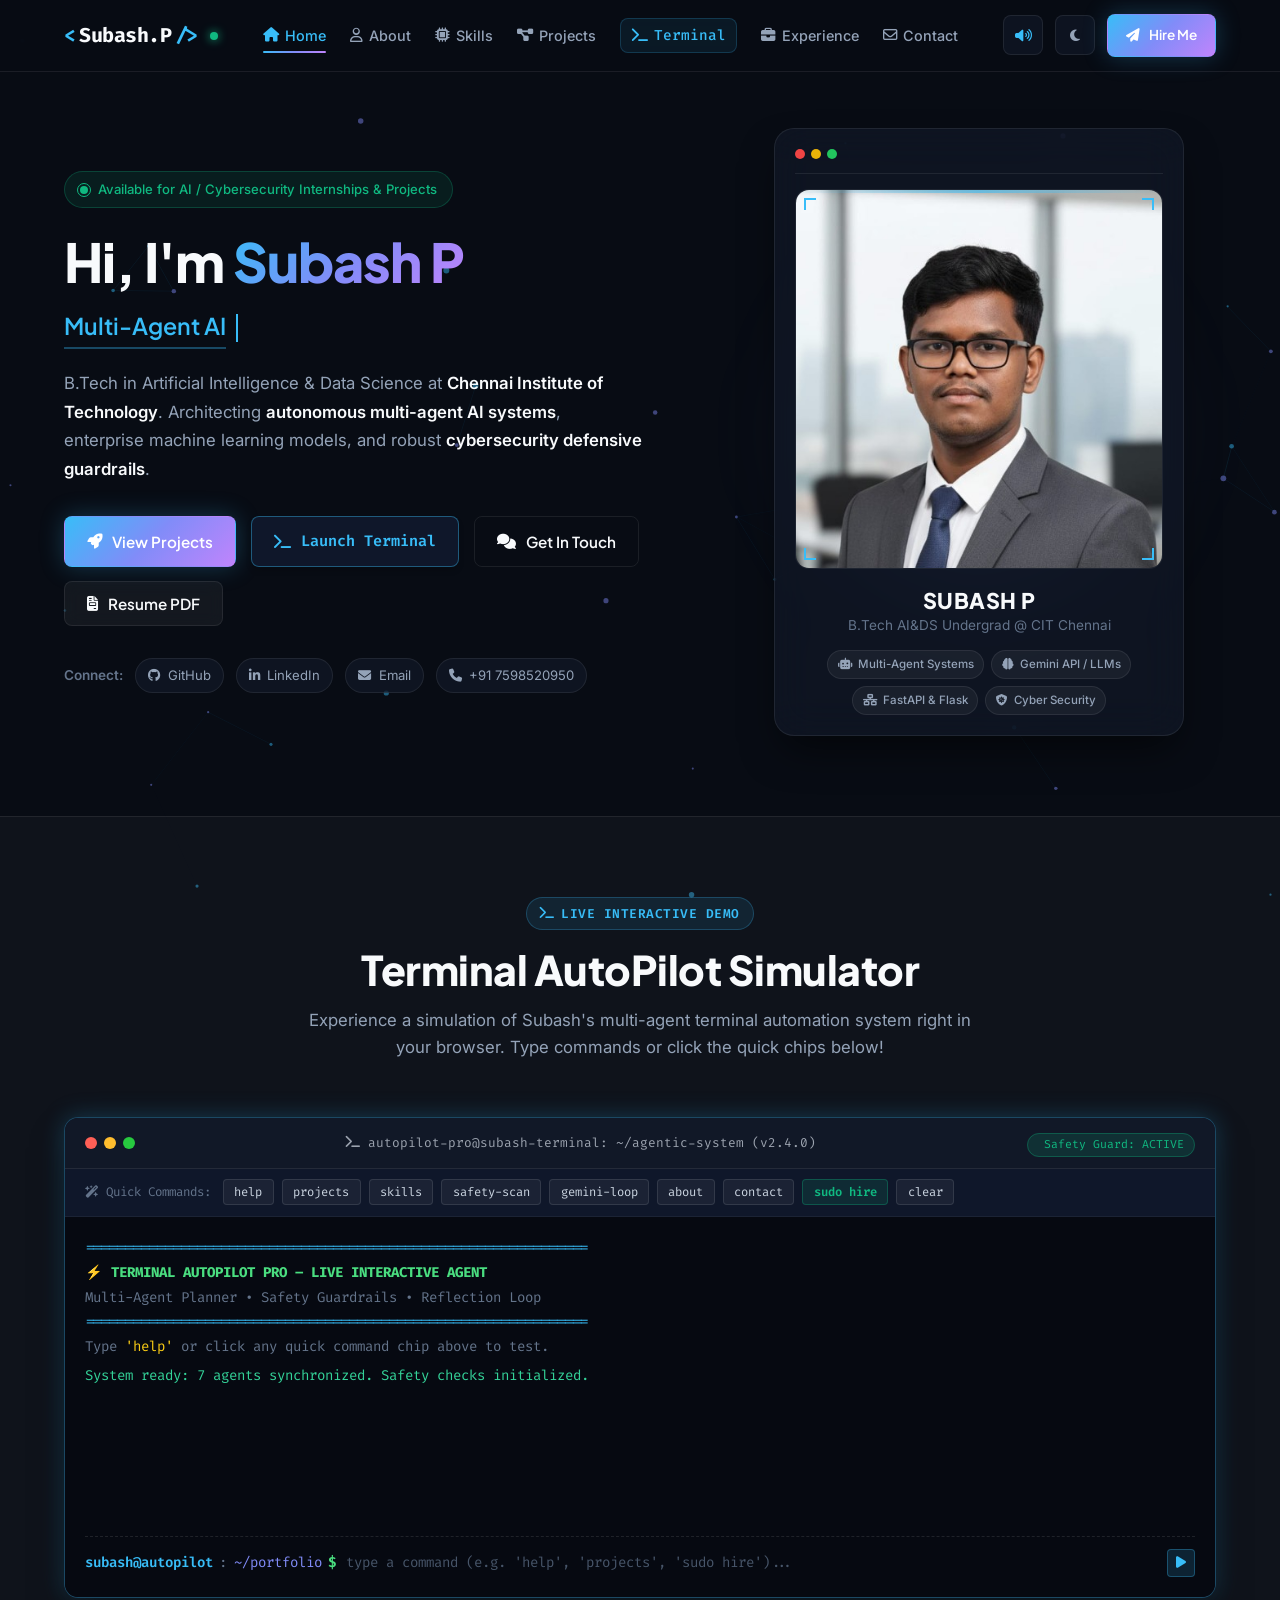
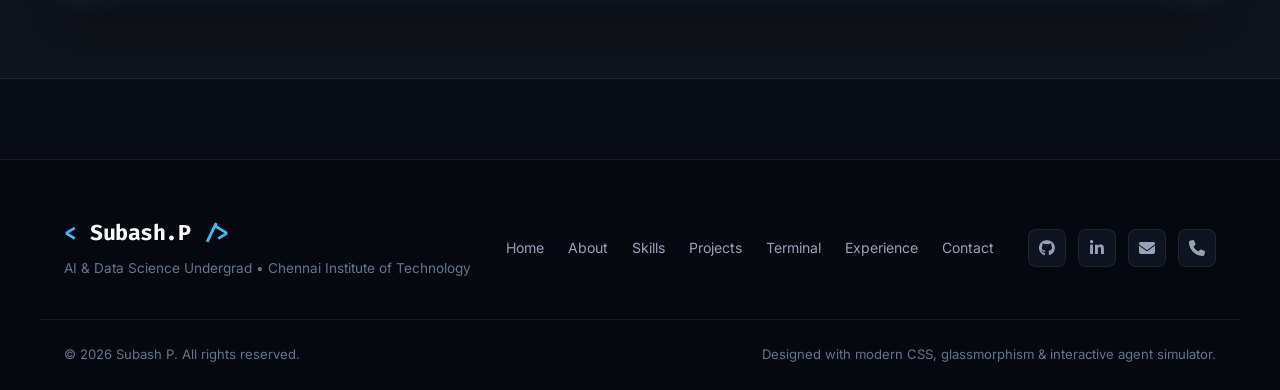
<file: index.html>
<!DOCTYPE html>
<html lang="en">
<head>
  <meta charset="UTF-8">
  <meta name="viewport" content="width=device-width, initial-scale=1.0">
  <title>Subash P | AI & Data Science Engineer | Multi-Agent Systems & Cybersecurity</title>
  <meta name="description" content="Portfolio of Subash P - B.Tech AI & Data Science student at Chennai Institute of Technology. Specializing in Multi-Agent AI Systems, Machine Learning, and Cyber Security.">
  <meta name="keywords" content="Subash P, AI Engineer, Multi-Agent Systems, Data Science, Machine Learning, Cybersecurity, FastAPI, Flask, Gemini API, Chennai Institute of Technology">
  <meta name="author" content="Subash P">

  <!-- OpenGraph / Social Meta Tags -->
  <meta property="og:title" content="Subash P | AI & Data Science Portfolio">
  <meta property="og:description" content="Explore multi-agent automation systems, machine learning models, cybersecurity projects, and interactive demos.">
  <meta property="og:image" content="assets/subash.jpg">
  <meta property="og:type" content="website">

  <!-- Favicon -->
  <link rel="icon" type="image/svg+xml" href="data:image/svg+xml,<svg xmlns='http://www.w3.org/2000/svg' viewBox='0 0 100 100'><text y='.9em' font-size='90'>🚀</text></svg>">

  <!-- Google Fonts -->
  <link rel="preconnect" href="https://fonts.googleapis.com">
  <link rel="preconnect" href="https://fonts.gstatic.com" crossorigin>
  <link href="https://fonts.googleapis.com/css2?family=Fira+Code:wght@400;500;600&family=Inter:wght@300;400;500;600;700&family=Plus+Jakarta+Sans:wght@500;600;700;800&display=swap" rel="stylesheet">

  <!-- Font Awesome Icons -->
  <link rel="stylesheet" href="https://cdnjs.cloudflare.com/ajax/libs/font-awesome/6.5.1/css/all.min.css">

  <!-- Custom CSS -->
  <link rel="stylesheet" href="css/style.css">
</head>
<body>
  <!-- Ambient Interactive Canvas Background -->
  <canvas id="ambient-canvas" class="ambient-canvas" aria-hidden="true"></canvas>

  <!-- Navigation Bar -->
  <header class="navbar" id="navbar">
    <div class="nav-container">
      <a href="index.html" class="nav-brand" aria-label="Subash P Home">
        <span class="brand-code">&lt;</span>
        <span class="brand-name">Subash.P</span>
        <span class="brand-code">/&gt;</span>
        <span class="status-indicator" title="Available for opportunities"></span>
      </a>

      <!-- Desktop Navigation Menu -->
      <nav class="nav-links" id="nav-links">
        <a href="index.html" class="nav-link active"><i class="fa-solid fa-house"></i> Home</a>
        <a href="about.html" class="nav-link"><i class="fa-regular fa-user"></i> About</a>
        <a href="skills.html" class="nav-link"><i class="fa-solid fa-microchip"></i> Skills</a>
        <a href="projects.html" class="nav-link"><i class="fa-solid fa-diagram-project"></i> Projects</a>
        <a href="index.html#terminal-section" class="nav-link terminal-badge-link"><i class="fa-solid fa-terminal"></i> Terminal</a>
        <a href="experience.html" class="nav-link"><i class="fa-solid fa-briefcase"></i> Experience</a>
        <a href="contact.html" class="nav-link"><i class="fa-regular fa-envelope"></i> Contact</a>
      </nav>

      <!-- Action Utilities -->
      <div class="nav-actions">
        <!-- Audio FX Toggle -->
        <button id="sound-toggle" class="btn-icon" title="Toggle UI sound effects" aria-label="Toggle UI Sound Effects">
          <i class="fa-solid fa-volume-high text-accent" id="sound-icon"></i>
        </button>

        <!-- Theme Toggle -->
        <button id="theme-toggle" class="btn-icon" title="Switch Theme (Dark/Light)" aria-label="Toggle Light/Dark Theme">
          <i class="fa-solid fa-moon" id="theme-icon"></i>
        </button>

        <!-- Resume Action Button -->
        <a href="contact.html" class="btn btn-primary nav-cta">
          <i class="fa-solid fa-paper-plane"></i>
          <span>Hire Me</span>
        </a>

        <!-- Mobile Menu Toggle -->
        <button class="mobile-toggle" id="mobile-toggle" aria-label="Toggle Navigation Menu">
          <span class="bar"></span>
          <span class="bar"></span>
          <span class="bar"></span>
        </button>
      </div>
    </div>
  </header>

  <!-- Mobile Drawer Menu -->
  <div class="mobile-drawer" id="mobile-drawer">
    <div class="mobile-drawer-content">
      <a href="index.html" class="mobile-link active"><i class="fa-solid fa-house"></i> Home</a>
      <a href="about.html" class="mobile-link"><i class="fa-regular fa-user"></i> About</a>
      <a href="skills.html" class="mobile-link"><i class="fa-solid fa-microchip"></i> Skills</a>
      <a href="projects.html" class="mobile-link"><i class="fa-solid fa-diagram-project"></i> Projects</a>
      <a href="index.html#terminal-section" class="mobile-link"><i class="fa-solid fa-terminal"></i> Interactive Terminal</a>
      <a href="experience.html" class="mobile-link"><i class="fa-solid fa-briefcase"></i> Experience &amp; Education</a>
      <a href="contact.html" class="mobile-link"><i class="fa-regular fa-envelope"></i> Contact</a>
      <div class="mobile-socials">
        <a href="https://github.com/Subash13-alt" target="_blank" rel="noopener noreferrer" aria-label="GitHub"><i class="fa-brands fa-github"></i></a>
        <a href="https://www.linkedin.com/in/subash-p-bb01b1382/" target="_blank" rel="noopener noreferrer" aria-label="LinkedIn"><i class="fa-brands fa-linkedin-in"></i></a>
        <a href="mailto:subash2007prakash@gmail.com" aria-label="Email"><i class="fa-solid fa-envelope"></i></a>
        <a href="tel:+917598520950" aria-label="Phone"><i class="fa-solid fa-phone"></i></a>
      </div>
    </div>
  </div>

  <main>
    <section class="hero-section" id="hero">
      <div class="container hero-grid">
        <!-- Hero Text & CTA -->
        <div class="hero-content">
          <div class="badge-status">
            <span class="pulse-dot"></span>
            <span>Available for AI / Cybersecurity Internships & Projects</span>
          </div>

          <h1 class="hero-title">
            Hi, I'm <span class="text-gradient">Subash P</span>
          </h1>

          <div class="hero-subtitle-container">
            <span class="dynamic-typed" id="typed-text"></span>
            <span class="cursor">&nbsp;</span>
          </div>

          <p class="hero-description">
            B.Tech in Artificial Intelligence & Data Science at <strong>Chennai Institute of Technology</strong>.
            Architecting <strong>autonomous multi-agent AI systems</strong>, enterprise machine learning models,
            and robust <strong>cybersecurity defensive guardrails</strong>.
          </p>


          <!-- Hero Action Buttons -->
          <div class="hero-actions">
            <a href="projects.html" class="btn btn-primary">
              <i class="fa-solid fa-rocket"></i>
              <span>View Projects</span>
            </a>
            <a href="#terminal-section" class="btn btn-terminal">
              <i class="fa-solid fa-terminal"></i>
              <span>Launch Terminal</span>
            </a>
            <a href="contact.html" class="btn btn-outline">
              <i class="fa-solid fa-comments"></i>
              <span>Get In Touch</span>
            </a>
            <button class="btn btn-glass" id="open-resume-btn" title="View Full Resume Summary">
              <i class="fa-solid fa-file-invoice"></i>
              <span>Resume PDF</span>
            </button>
          </div>

          <!-- Social Proof Icons -->
          <div class="hero-social-bar">
            <span class="social-label">Connect:</span>
            <a href="https://github.com/Subash13-alt" target="_blank" rel="noopener noreferrer" class="social-chip" title="GitHub Profile">
              <i class="fa-brands fa-github"></i>
              <span>GitHub</span>
            </a>
            <a href="https://www.linkedin.com/in/subash-p-bb01b1382/" target="_blank" rel="noopener noreferrer" class="social-chip" title="LinkedIn Profile">
              <i class="fa-brands fa-linkedin-in"></i>
              <span>LinkedIn</span>
            </a>
            <a href="mailto:subash2007prakash@gmail.com" class="social-chip" title="Direct Email">
              <i class="fa-solid fa-envelope"></i>
              <span>Email</span>
            </a>
            <a href="tel:+917598520950" class="social-chip" title="Direct Phone">
              <i class="fa-solid fa-phone"></i>
              <span>+91 7598520950</span>
            </a>
          </div>
        </div>

        <!-- Hero Visual Profile Card -->
        <div class="hero-visual">
          <div class="profile-card-wrapper" id="profile-card">
            <!-- Glowing Ambient Backdrop Rings -->
            <div class="ambient-glow"></div>
            
            <div class="profile-card-inner">
              <!-- Top Card Bar -->
              <div class="card-glass-header">
                <div class="window-controls">
                  <span class="ctrl ctrl-red"></span>
                  <span class="ctrl ctrl-yellow"></span>
                  <span class="ctrl ctrl-green"></span>
                </div>
              </div>

              <!-- Profile Image Container -->
              <div class="profile-image-container">
                <img src="assets/subash.jpg" alt="Subash P - AI & Data Science Engineer" class="profile-img" loading="eager">
                <div class="profile-scan-line"></div>
                <div class="profile-corner corner-tl"></div>
                <div class="profile-corner corner-tr"></div>
                <div class="profile-corner corner-bl"></div>
                <div class="profile-corner corner-br"></div>
              </div>

              <!-- Profile Quick Details -->
              <div class="profile-details">
                <h3 class="profile-name">SUBASH P</h3>
                <p class="profile-tagline">B.Tech AI&amp;DS Undergrad @ CIT Chennai</p>
                
                <!-- Floating Tech Pills -->
                <div class="profile-tags">
                  <span class="tech-pill"><i class="fa-solid fa-robot"></i> Multi-Agent Systems</span>
                  <span class="tech-pill"><i class="fa-solid fa-brain"></i> Gemini API / LLMs</span>
                  <span class="tech-pill"><i class="fa-solid fa-network-wired"></i> FastAPI & Flask</span>
                  <span class="tech-pill"><i class="fa-solid fa-shield-virus"></i> Cyber Security</span>
                </div>
              </div>
            </div>
          </div>
        </div>
      </div>
    </section>

    <!-- ABOUT SECTION -->

    <section class="section terminal-section" id="terminal-section">
      <div class="container">
        <div class="section-header">
          <span class="section-tag"><i class="fa-solid fa-terminal"></i> Live Interactive Demo</span>
          <h2 class="section-title">Terminal AutoPilot Simulator</h2>
          <p class="section-subtitle">Experience a simulation of Subash's multi-agent terminal automation system right in your browser. Type commands or click the quick chips below!</p>
        </div>

        <div class="terminal-container card-glass">
          <!-- Terminal Window Header -->
          <div class="terminal-header">
            <div class="terminal-dots">
              <span class="dot dot-red" title="Close"></span>
              <span class="dot dot-yellow" title="Minimize"></span>
              <span class="dot dot-green" title="Expand"></span>
            </div>
            <div class="terminal-title">
              <i class="fa-solid fa-terminal"></i> autopilot-pro@subash-terminal: ~/agentic-system (v2.4.0)
            </div>
            <div class="terminal-status">
              <span class="agent-badge"><i class="fa-solid fa-shield-check"></i> Safety Guard: ACTIVE</span>
            </div>
          </div>

          <!-- Quick Action Buttons for Terminal -->
          <div class="terminal-quick-actions">
            <span class="quick-label"><i class="fa-solid fa-wand-magic-sparkles"></i> Quick Commands:</span>
            <button class="cmd-pill" data-cmd="help">help</button>
            <button class="cmd-pill" data-cmd="projects">projects</button>
            <button class="cmd-pill" data-cmd="skills">skills</button>
            <button class="cmd-pill" data-cmd="safety-scan">safety-scan</button>
            <button class="cmd-pill" data-cmd="gemini-loop">gemini-loop</button>
            <button class="cmd-pill" data-cmd="about">about</button>
            <button class="cmd-pill" data-cmd="contact">contact</button>
            <button class="cmd-pill cmd-accent" data-cmd="sudo hire">sudo hire</button>
            <button class="cmd-pill" data-cmd="clear">clear</button>
          </div>

          <!-- Terminal Body Screen -->
          <div class="terminal-screen" id="terminal-screen" role="region" aria-live="polite">
            <div class="terminal-output" id="terminal-output">
              <div class="term-line term-intro">
                <span class="term-cyan">===============================================================</span>
              </div>
              <div class="term-line term-intro">
                <span class="term-bright-green">⚡ TERMINAL AUTOPILOT PRO – LIVE INTERACTIVE AGENT</span>
              </div>
              <div class="term-line term-intro">
                <span class="term-muted">Multi-Agent Planner • Safety Guardrails • Reflection Loop</span>
              </div>
              <div class="term-line term-intro">
                <span class="term-cyan">===============================================================</span>
              </div>
              <div class="term-line">
                <span class="term-muted">Type </span><span class="term-yellow">'help'</span><span class="term-muted"> or click any quick command chip above to test.</span>
              </div>
              <div class="term-line">
                <span class="term-green">System ready: 7 agents synchronized. Safety checks initialized.</span>
              </div>
            </div>

            <!-- Terminal Input Row -->
            <form class="terminal-input-row" id="terminal-form" autocomplete="off">
              <span class="prompt-user">subash@autopilot</span>
              <span class="prompt-separator">:</span>
              <span class="prompt-path">~/portfolio</span>
              <span class="prompt-symbol">$</span>
              <input type="text" id="terminal-input" class="terminal-input" placeholder="type a command (e.g. 'help', 'projects', 'sudo hire')..."  spellcheck="false" autocomplete="off">
              <button type="submit" class="terminal-send-btn" title="Run Command"><i class="fa-solid fa-play"></i></button>
            </form>
          </div>
        </div>
      </div>
    </section>

    <!-- FLAGSHIP PROJECTS SECTION -->
  </main>

  <!-- FOOTER -->
  <footer class="footer">
    <div class="container footer-content">
      <div class="footer-left">
        <a href="index.html" class="footer-brand">
          <span class="brand-code">&lt;</span>
          <span class="brand-name">Subash.P</span>
          <span class="brand-code">/&gt;</span>
        </a>
        <p class="footer-tagline">AI &amp; Data Science Undergrad • Chennai Institute of Technology</p>
      </div>

      <div class="footer-nav">
        <a href="index.html">Home</a>
        <a href="about.html">About</a>
        <a href="skills.html">Skills</a>
        <a href="projects.html">Projects</a>
        <a href="index.html#terminal-section">Terminal</a>
        <a href="experience.html">Experience</a>
        <a href="contact.html">Contact</a>
      </div>

      <div class="footer-socials">
        <a href="https://github.com/Subash13-alt" target="_blank" rel="noopener noreferrer" aria-label="GitHub"><i class="fa-brands fa-github"></i></a>
        <a href="https://www.linkedin.com/in/subash-p-bb01b1382/" target="_blank" rel="noopener noreferrer" aria-label="LinkedIn"><i class="fa-brands fa-linkedin-in"></i></a>
        <a href="mailto:subash2007prakash@gmail.com" aria-label="Email"><i class="fa-solid fa-envelope"></i></a>
        <a href="tel:+917598520950" aria-label="Phone"><i class="fa-solid fa-phone"></i></a>
      </div>
    </div>
    <div class="footer-bottom">
      <div class="container footer-bottom-inner">
        <p>© 2026 Subash P. All rights reserved.</p>
        <p class="built-with">
          Designed with modern CSS, glassmorphism &amp; interactive agent simulator.
        </p>
      </div>
    </div>
  </footer>

<!-- FLOATING QUICK ACCESS BUTTONS -->
  <div class="floating-controls">
    <button id="back-to-top" class="floating-btn" title="Back to top" aria-label="Back to top">
      <i class="fa-solid fa-chevron-up"></i>
    </button>
  </div>

  <!-- TOAST NOTIFICATION CONTAINER -->
  <div id="toast-container" class="toast-container" aria-live="polite"></div>

  <!-- PROJECT DEEP-DIVE MODAL -->
  <div id="project-modal" class="modal-overlay" aria-hidden="true" role="dialog">
    <div class="modal-card card-glass">
      <button class="modal-close" id="modal-close-btn" aria-label="Close Modal">&times;</button>
      <div id="modal-content" class="modal-body">
        <!-- Injected via JavaScript based on selected project -->
      </div>
    </div>
  </div>

  <!-- RESUME PREVIEW MODAL -->
  <div id="resume-modal" class="modal-overlay" aria-hidden="true" role="dialog">
    <div class="modal-card card-glass resume-modal-card">
      <div class="resume-modal-header">
        <div class="resume-header-title">
          <i class="fa-solid fa-file-invoice text-accent"></i>
          <h3>Subash P — Verified Resume Overview</h3>
        </div>
        <div class="resume-modal-actions">
          <a class="btn btn-outline btn-sm" id="download-resume-btn" href="assets/Subash_P_Resume.pdf" download="Subash_P_Resume.pdf"><i class="fa-solid fa-download"></i> Download</a>
          <button class="modal-close" id="resume-close-btn" aria-label="Close Resume Modal">&times;</button>
        </div>
      </div>
      <div class="modal-body resume-body" id="resume-printable-area">
        <!-- Rendered Resume content matching original resume structure -->
        <div class="resume-doc">
          <div class="resume-header">
            <h2>SUBASH P</h2>
            <div class="resume-contacts">
              <span><strong>LinkedIn:</strong> <a href="https://www.linkedin.com/in/subash-p-bb01b1382/" target="_blank">Subash P</a></span> • 
              <span><strong>GitHub:</strong> <a href="https://github.com/Subash13-alt" target="_blank">Subash13-alt</a></span> • 
              <span><strong>Email:</strong> subash2007prakash@gmail.com</span> • 
              <span><strong>Phone:</strong> +91 7598520950</span>
            </div>
          </div>

          <div class="resume-section">
            <h4 class="resume-sec-title">EDUCATION</h4>
            <div class="resume-item-row">
              <span class="inst"><strong>Chennai Institute of Technology</strong></span>
              <span class="dates">Sep 2025 – May 2029</span>
            </div>
            <div class="resume-item-row">
              <span class="degree">Bachelor of Technology in Artificial Intelligence and Data Science</span>
              <span class="loc">Chennai, Tamil Nadu</span>
            </div>
          </div>

          <div class="resume-section">
            <h4 class="resume-sec-title">PROJECTS</h4>
            
            <div class="resume-proj">
              <p class="proj-head"><strong>Terminal AutoPilot Pro – Agentic AI Terminal Automation</strong> | <em>Python, FastAPI, Gemini API, JavaScript</em></p>
              <ul>
                <li>Built a multi-agent AI system with Planner, Safety, Command, Executor, Verification, Reflection, and Memory agents that converts natural-language goals into validated terminal workflows.</li>
                <li>Implemented a safety layer with low, medium, and high risk levels that blocks dangerous commands (e.g., <code>rm -rf</code>, <code>shutdown</code>), and an executor using subprocess with log capture and status codes.</li>
                <li>Added a self-healing reflection loop (Gemini API) that analyzes failures and suggests fixes, with JSON workflow memory.</li>
              </ul>
            </div>

            <div class="resume-proj">
              <p class="proj-head"><strong>CreditSense AI – Credit Risk Assessment System</strong> | <em>Python, Flask, scikit-learn, pandas, NumPy, JavaScript</em></p>
              <ul>
                <li>Developed a web application that classifies loan applicants as Low Risk or High Risk with a confidence score, using a scikit-learn pipeline served through a Flask API (<code>/predict</code>, <code>/metrics</code>).</li>
                <li>Compared Logistic Regression, Decision Tree, and Random Forest models; the auto-selected Random Forest achieved <strong>89.25% accuracy</strong> and <strong>85.52% F1 score</strong> on a held-out 20% test split of a synthetic dataset.</li>
                <li>Built a responsive frontend with an animated risk gauge, input validation, dark mode, and a live model-performance panel.</li>
              </ul>
            </div>

            <div class="resume-proj">
              <p class="proj-head"><strong>WaterWise ML – Smart Water Leak Detection System</strong> | <em>Python, Flask, SQLAlchemy, scikit-learn, Chart.js, Bootstrap</em></p>
              <ul>
                <li>Built a full-stack monitoring platform that uses Isolation Forest for anomaly detection and Linear Regression for next-hour and next-day usage prediction across multiple water zones.</li>
                <li>Implemented a rule-based and ML alert engine (high flow, leak, night usage, budget alerts) with real-time Server-Sent Events, a live dashboard with anomaly heatmap, budget planner, and zone health scores, backed by a 20+ endpoint REST API and SQLite.</li>
              </ul>
            </div>

            <div class="resume-proj">
              <p class="proj-head"><strong>MeetingOS – Meeting-to-Execution AI Workflow System</strong> | <em>Python, FastAPI, spaCy, SQLite, JavaScript</em></p>
              <ul>
                <li>Built an offline NLP pipeline using spaCy and dateparser that extracts tasks, owners, deadlines, and priorities from unstructured meeting notes.</li>
                <li>Designed a multi-agent backend with escalation, audit, and decision agents for SLA monitoring, overdue-task escalation, workload analysis, and an audit trail in SQLite, plus a single-page analytics dashboard.</li>
              </ul>
            </div>
          </div>

          <div class="resume-section">
            <h4 class="resume-sec-title">EXPERIENCE</h4>
            <div class="resume-exp">
              <div class="resume-item-row">
                <span><strong>Cyber Security Intern – Codec Technologies Pvt. Ltd.</strong></span>
                <span>May 2026 – Jun 2026</span>
              </div>
              <ul>
                <li>Completed a 1-month AICTE and ICAC approved cyber security internship program listed on the National Internship Portal.</li>
              </ul>
            </div>

            <div class="resume-exp">
              <div class="resume-item-row">
                <span><strong>Cyber Security Intern – Thiranex</strong></span>
                <span>May 2026 – Jun 2026</span>
              </div>
              <ul>
                <li>Successfully completed a 1-month cyber security internship and received a verified certificate of achievement.</li>
              </ul>
            </div>

            <div class="resume-exp">
              <div class="resume-item-row">
                <span><strong>Virtual Intern – Eduskills</strong></span>
                <span>Completed</span>
              </div>
              <ul>
                <li>Completed virtual internship courses: AI-ML by Google for Developers and Ethical Hacking by Eduskills Academy.</li>
              </ul>
            </div>
          </div>

          <div class="resume-section">
            <h4 class="resume-sec-title">TECHNICAL SKILLS</h4>
            <p><strong>Languages:</strong> Python, C++, JavaScript, HTML, CSS, SQL.</p>
            <p><strong>Frameworks & Libraries:</strong> Flask, FastAPI, SQLAlchemy, Pydantic, Bootstrap, Chart.js, pandas, NumPy.</p>
            <p><strong>AI / ML:</strong> scikit-learn, spaCy, Google Gemini API, Random Forest, Isolation Forest, Logistic Regression, Linear Regression, Decision Tree, NLP, Multi-Agent Systems.</p>
            <p><strong>Databases & Tools:</strong> SQLite, REST APIs, JSON, Git, GitHub, Server-Sent Events, Uvicorn, Gunicorn.</p>
            <p><strong>Core Areas:</strong> Cyber Security, Ethical Hacking, Data Science, Machine Learning, Cloud Fundamentals.</p>
          </div>

          <div class="resume-section">
            <h4 class="resume-sec-title">CERTIFICATIONS</h4>
            <div class="resume-certs-cols">
              <div>
                <p>• Python Essentials 1 – Cisco</p>
                <p>• Python Essentials 2 – Cisco</p>
                <p>• Cloud Practitioner Essentials – AWS</p>
              </div>
              <div>
                <p>• Introduction to Cybersecurity – Cisco</p>
                <p>• Introduction to Data Science – Cisco</p>
                <p>• Introduction to Modern AI – Cisco</p>
              </div>
            </div>
          </div>

          <div class="resume-section">
            <h4 class="resume-sec-title">ACHIEVEMENTS</h4>
            <ul>
              <li>Semifinalist in ET-AI Hackathon 2026; solved 500+ problems on LeetCode.</li>
              <li>Participated in Student Hackpad 2026 and Sustainable Hackathon 2026 – Canadian University Dubai.</li>
              <li>Participated in DevFusion 2.0 – The Developers Hackathon, organized by Enginow.</li>
            </ul>
          </div>

          <div class="resume-section">
            <h4 class="resume-sec-title">VOLUNTEER EXPERIENCE</h4>
            <ul>
              <li><strong>Content Writer</strong> – Coffee House (Literature Club of Chennai Institute of Technology).</li>
              <li><strong>Research and Innovation Team Member</strong> – Entrepreneurship and Development Cell, EDC (Chennai Institute of Technology).</li>
              <li><strong>Member</strong> – Web3 Madras Community.</li>
            </ul>
          </div>

        </div>
      </div>
    </div>
  </div>

  <!-- Main JavaScript File -->
  <script src="js/main.js"></script>
</body>
</html>
</file>
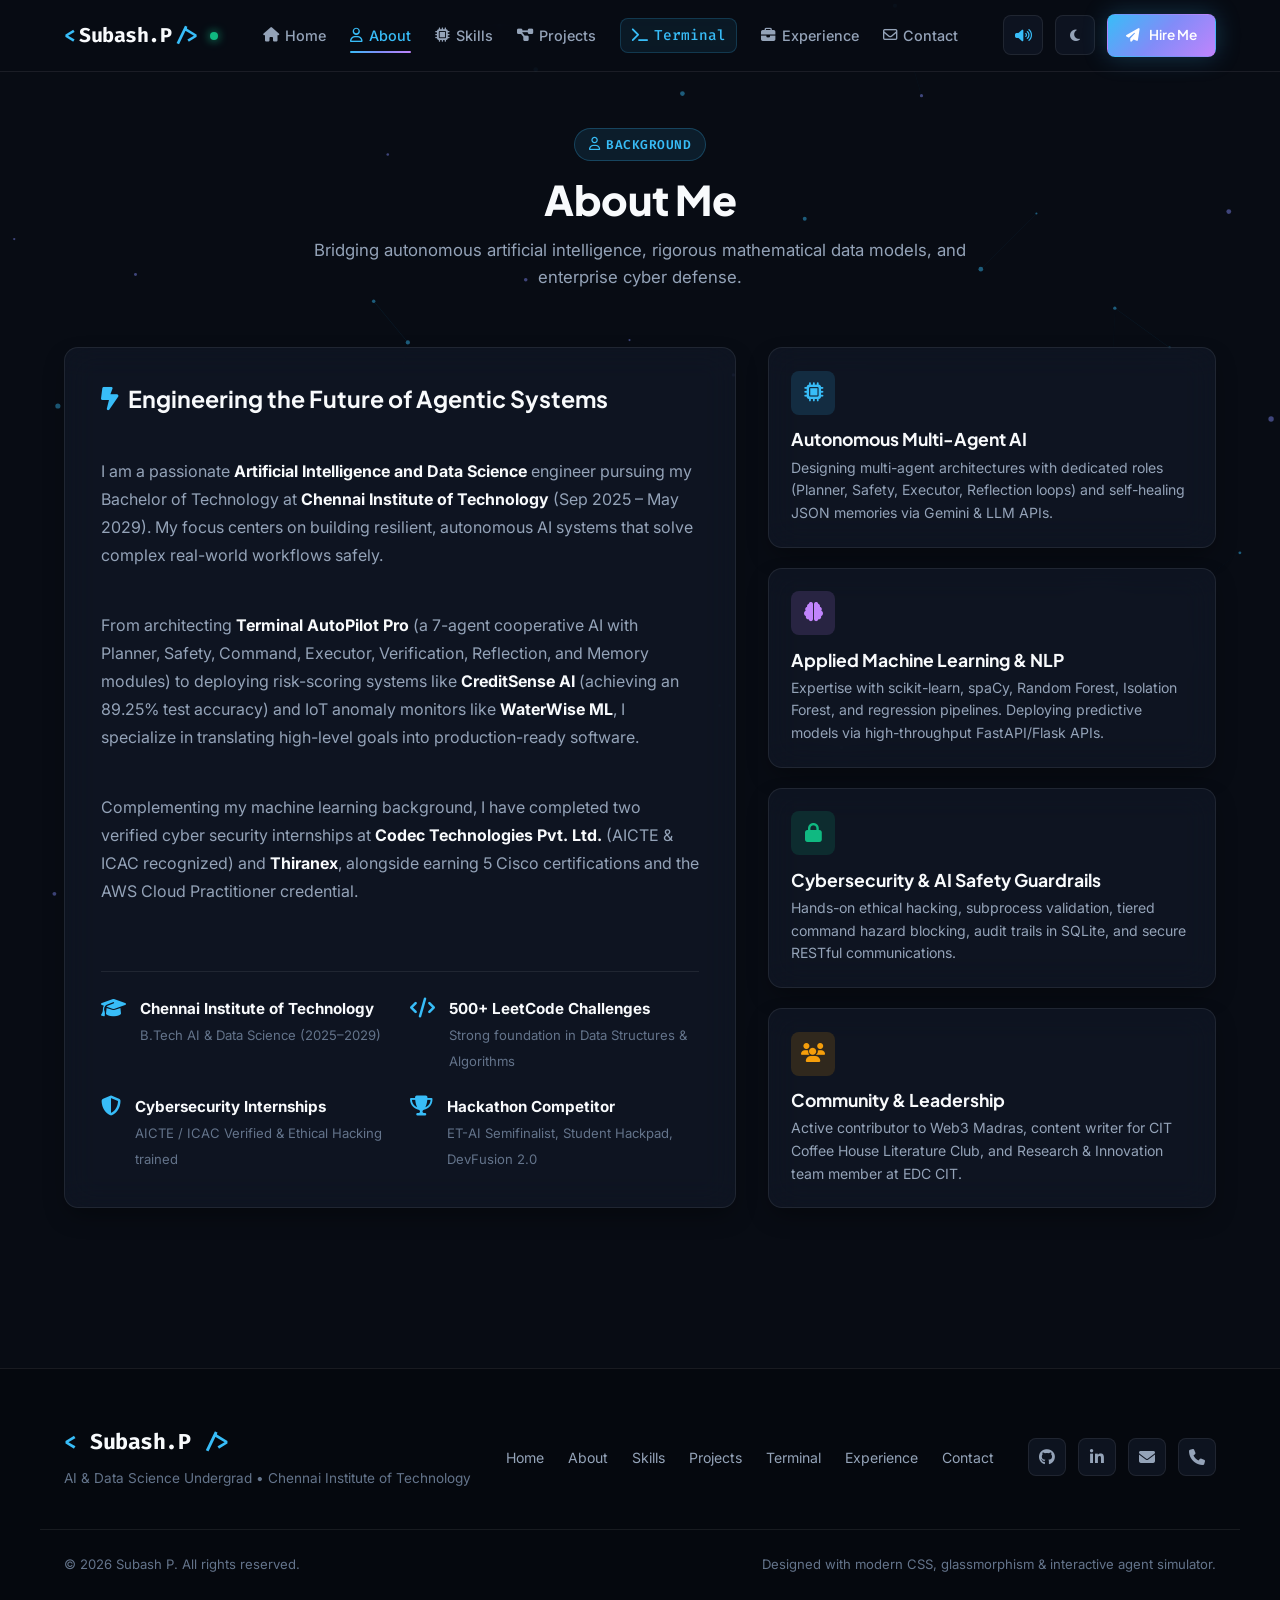
<file: about.html>
<!DOCTYPE html>
<html lang="en">
<head>
  <meta charset="UTF-8">
  <meta name="viewport" content="width=device-width, initial-scale=1.0">
  <title>Subash P | AI & Data Science Engineer | Multi-Agent Systems & Cybersecurity</title>
  <meta name="description" content="Portfolio of Subash P - B.Tech AI & Data Science student at Chennai Institute of Technology. Specializing in Multi-Agent AI Systems, Machine Learning, and Cyber Security.">
  <meta name="keywords" content="Subash P, AI Engineer, Multi-Agent Systems, Data Science, Machine Learning, Cybersecurity, FastAPI, Flask, Gemini API, Chennai Institute of Technology">
  <meta name="author" content="Subash P">

  <!-- OpenGraph / Social Meta Tags -->
  <meta property="og:title" content="Subash P | AI & Data Science Portfolio">
  <meta property="og:description" content="Explore multi-agent automation systems, machine learning models, cybersecurity projects, and interactive demos.">
  <meta property="og:image" content="assets/subash.jpg">
  <meta property="og:type" content="website">

  <!-- Favicon -->
  <link rel="icon" type="image/svg+xml" href="data:image/svg+xml,<svg xmlns='http://www.w3.org/2000/svg' viewBox='0 0 100 100'><text y='.9em' font-size='90'>🚀</text></svg>">

  <!-- Google Fonts -->
  <link rel="preconnect" href="https://fonts.googleapis.com">
  <link rel="preconnect" href="https://fonts.gstatic.com" crossorigin>
  <link href="https://fonts.googleapis.com/css2?family=Fira+Code:wght@400;500;600&family=Inter:wght@300;400;500;600;700&family=Plus+Jakarta+Sans:wght@500;600;700;800&display=swap" rel="stylesheet">

  <!-- Font Awesome Icons -->
  <link rel="stylesheet" href="https://cdnjs.cloudflare.com/ajax/libs/font-awesome/6.5.1/css/all.min.css">

  <!-- Custom CSS -->
  <link rel="stylesheet" href="css/style.css">
</head>
<body class="subpage">
  <!-- Ambient Interactive Canvas Background -->
  <canvas id="ambient-canvas" class="ambient-canvas" aria-hidden="true"></canvas>

  <!-- Navigation Bar -->
  <header class="navbar" id="navbar">
    <div class="nav-container">
      <a href="index.html" class="nav-brand" aria-label="Subash P Home">
        <span class="brand-code">&lt;</span>
        <span class="brand-name">Subash.P</span>
        <span class="brand-code">/&gt;</span>
        <span class="status-indicator" title="Available for opportunities"></span>
      </a>

      <!-- Desktop Navigation Menu -->
      <nav class="nav-links" id="nav-links">
        <a href="index.html" class="nav-link"><i class="fa-solid fa-house"></i> Home</a>
        <a href="about.html" class="nav-link active"><i class="fa-regular fa-user"></i> About</a>
        <a href="skills.html" class="nav-link"><i class="fa-solid fa-microchip"></i> Skills</a>
        <a href="projects.html" class="nav-link"><i class="fa-solid fa-diagram-project"></i> Projects</a>
        <a href="index.html#terminal-section" class="nav-link terminal-badge-link"><i class="fa-solid fa-terminal"></i> Terminal</a>
        <a href="experience.html" class="nav-link"><i class="fa-solid fa-briefcase"></i> Experience</a>
        <a href="contact.html" class="nav-link"><i class="fa-regular fa-envelope"></i> Contact</a>
      </nav>

      <!-- Action Utilities -->
      <div class="nav-actions">
        <!-- Audio FX Toggle -->
        <button id="sound-toggle" class="btn-icon" title="Toggle UI sound effects" aria-label="Toggle UI Sound Effects">
          <i class="fa-solid fa-volume-high text-accent" id="sound-icon"></i>
        </button>

        <!-- Theme Toggle -->
        <button id="theme-toggle" class="btn-icon" title="Switch Theme (Dark/Light)" aria-label="Toggle Light/Dark Theme">
          <i class="fa-solid fa-moon" id="theme-icon"></i>
        </button>

        <!-- Resume Action Button -->
        <a href="contact.html" class="btn btn-primary nav-cta">
          <i class="fa-solid fa-paper-plane"></i>
          <span>Hire Me</span>
        </a>

        <!-- Mobile Menu Toggle -->
        <button class="mobile-toggle" id="mobile-toggle" aria-label="Toggle Navigation Menu">
          <span class="bar"></span>
          <span class="bar"></span>
          <span class="bar"></span>
        </button>
      </div>
    </div>
  </header>

  <!-- Mobile Drawer Menu -->
  <div class="mobile-drawer" id="mobile-drawer">
    <div class="mobile-drawer-content">
      <a href="index.html" class="mobile-link"><i class="fa-solid fa-house"></i> Home</a>
      <a href="about.html" class="mobile-link active"><i class="fa-regular fa-user"></i> About</a>
      <a href="skills.html" class="mobile-link"><i class="fa-solid fa-microchip"></i> Skills</a>
      <a href="projects.html" class="mobile-link"><i class="fa-solid fa-diagram-project"></i> Projects</a>
      <a href="index.html#terminal-section" class="mobile-link"><i class="fa-solid fa-terminal"></i> Interactive Terminal</a>
      <a href="experience.html" class="mobile-link"><i class="fa-solid fa-briefcase"></i> Experience &amp; Education</a>
      <a href="contact.html" class="mobile-link"><i class="fa-regular fa-envelope"></i> Contact</a>
      <div class="mobile-socials">
        <a href="https://github.com/Subash13-alt" target="_blank" rel="noopener noreferrer" aria-label="GitHub"><i class="fa-brands fa-github"></i></a>
        <a href="https://www.linkedin.com/in/subash-p-bb01b1382/" target="_blank" rel="noopener noreferrer" aria-label="LinkedIn"><i class="fa-brands fa-linkedin-in"></i></a>
        <a href="mailto:subash2007prakash@gmail.com" aria-label="Email"><i class="fa-solid fa-envelope"></i></a>
        <a href="tel:+917598520950" aria-label="Phone"><i class="fa-solid fa-phone"></i></a>
      </div>
    </div>
  </div>

  <main>
    <section class="section" id="about">
      <div class="container">
        <div class="section-header">
          <span class="section-tag"><i class="fa-regular fa-user"></i> Background</span>
          <h2 class="section-title">About Me</h2>
          <p class="section-subtitle">Bridging autonomous artificial intelligence, rigorous mathematical data models, and enterprise cyber defense.</p>
        </div>

        <div class="about-grid">
          <!-- Main Narrative Bio -->
          <div class="about-bio card-glass">
            <h3 class="about-heading">
              <i class="fa-solid fa-bolt-lightning text-accent"></i> Engineering the Future of Agentic Systems
            </h3>
            <p>
              I am a passionate <strong>Artificial Intelligence and Data Science</strong> engineer pursuing my Bachelor of Technology at
              <strong>Chennai Institute of Technology</strong> (Sep 2025 – May 2029). My focus centers on building resilient, autonomous AI systems
              that solve complex real-world workflows safely.
            </p>
            <p>
              From architecting <strong>Terminal AutoPilot Pro</strong> (a 7-agent cooperative AI with Planner, Safety, Command, Executor,
              Verification, Reflection, and Memory modules) to deploying risk-scoring systems like <strong>CreditSense AI</strong> (achieving an 89.25% test accuracy)
              and IoT anomaly monitors like <strong>WaterWise ML</strong>, I specialize in translating high-level goals into production-ready software.
            </p>
            <p>
              Complementing my machine learning background, I have completed two verified cyber security internships at
              <strong>Codec Technologies Pvt. Ltd.</strong> (AICTE & ICAC recognized) and <strong>Thiranex</strong>, alongside earning 5 Cisco certifications
              and the AWS Cloud Practitioner credential.
            </p>

            <div class="about-highlights">
              <div class="highlight-item">
                <i class="fa-solid fa-graduation-cap"></i>
                <div>
                  <strong>Chennai Institute of Technology</strong>
                  <span>B.Tech AI & Data Science (2025–2029)</span>
                </div>
              </div>
              <div class="highlight-item">
                <i class="fa-solid fa-code"></i>
                <div>
                  <strong>500+ LeetCode Challenges</strong>
                  <span>Strong foundation in Data Structures & Algorithms</span>
                </div>
              </div>
              <div class="highlight-item">
                <i class="fa-solid fa-shield-halved"></i>
                <div>
                  <strong>Cybersecurity Internships</strong>
                  <span>AICTE / ICAC Verified & Ethical Hacking trained</span>
                </div>
              </div>
              <div class="highlight-item">
                <i class="fa-solid fa-trophy"></i>
                <div>
                  <strong>Hackathon Competitor</strong>
                  <span>ET-AI Semifinalist, Student Hackpad, DevFusion 2.0</span>
                </div>
              </div>
            </div>
          </div>

          <!-- Core Competency Cards -->
          <div class="about-cards">
            <div class="feature-card card-glass">
              <div class="feature-icon icon-cyan">
                <i class="fa-solid fa-microchip"></i>
              </div>
              <h4>Autonomous Multi-Agent AI</h4>
              <p>Designing multi-agent architectures with dedicated roles (Planner, Safety, Executor, Reflection loops) and self-healing JSON memories via Gemini & LLM APIs.</p>
            </div>

            <div class="feature-card card-glass">
              <div class="feature-icon icon-purple">
                <i class="fa-solid fa-brain"></i>
              </div>
              <h4>Applied Machine Learning & NLP</h4>
              <p>Expertise with scikit-learn, spaCy, Random Forest, Isolation Forest, and regression pipelines. Deploying predictive models via high-throughput FastAPI/Flask APIs.</p>
            </div>

            <div class="feature-card card-glass">
              <div class="feature-icon icon-emerald">
                <i class="fa-solid fa-lock"></i>
              </div>
              <h4>Cybersecurity & AI Safety Guardrails</h4>
              <p>Hands-on ethical hacking, subprocess validation, tiered command hazard blocking, audit trails in SQLite, and secure RESTful communications.</p>
            </div>

            <div class="feature-card card-glass">
              <div class="feature-icon icon-amber">
                <i class="fa-solid fa-users"></i>
              </div>
              <h4>Community & Leadership</h4>
              <p>Active contributor to Web3 Madras, content writer for CIT Coffee House Literature Club, and Research & Innovation team member at EDC CIT.</p>
            </div>
          </div>
        </div>
      </div>
    </section>

    <!-- INTERACTIVE TERMINAL SECTION (Inspired by Terminal AutoPilot Pro) -->
  </main>

  <!-- FOOTER -->
  <footer class="footer">
    <div class="container footer-content">
      <div class="footer-left">
        <a href="index.html" class="footer-brand">
          <span class="brand-code">&lt;</span>
          <span class="brand-name">Subash.P</span>
          <span class="brand-code">/&gt;</span>
        </a>
        <p class="footer-tagline">AI &amp; Data Science Undergrad • Chennai Institute of Technology</p>
      </div>

      <div class="footer-nav">
        <a href="index.html">Home</a>
        <a href="about.html">About</a>
        <a href="skills.html">Skills</a>
        <a href="projects.html">Projects</a>
        <a href="index.html#terminal-section">Terminal</a>
        <a href="experience.html">Experience</a>
        <a href="contact.html">Contact</a>
      </div>

      <div class="footer-socials">
        <a href="https://github.com/Subash13-alt" target="_blank" rel="noopener noreferrer" aria-label="GitHub"><i class="fa-brands fa-github"></i></a>
        <a href="https://www.linkedin.com/in/subash-p-bb01b1382/" target="_blank" rel="noopener noreferrer" aria-label="LinkedIn"><i class="fa-brands fa-linkedin-in"></i></a>
        <a href="mailto:subash2007prakash@gmail.com" aria-label="Email"><i class="fa-solid fa-envelope"></i></a>
        <a href="tel:+917598520950" aria-label="Phone"><i class="fa-solid fa-phone"></i></a>
      </div>
    </div>
    <div class="footer-bottom">
      <div class="container footer-bottom-inner">
        <p>© 2026 Subash P. All rights reserved.</p>
        <p class="built-with">
          Designed with modern CSS, glassmorphism &amp; interactive agent simulator.
        </p>
      </div>
    </div>
  </footer>

<!-- FLOATING QUICK ACCESS BUTTONS -->
  <div class="floating-controls">
    <button id="back-to-top" class="floating-btn" title="Back to top" aria-label="Back to top">
      <i class="fa-solid fa-chevron-up"></i>
    </button>
  </div>

  <!-- TOAST NOTIFICATION CONTAINER -->
  <div id="toast-container" class="toast-container" aria-live="polite"></div>

  <!-- PROJECT DEEP-DIVE MODAL -->
  <div id="project-modal" class="modal-overlay" aria-hidden="true" role="dialog">
    <div class="modal-card card-glass">
      <button class="modal-close" id="modal-close-btn" aria-label="Close Modal">&times;</button>
      <div id="modal-content" class="modal-body">
        <!-- Injected via JavaScript based on selected project -->
      </div>
    </div>
  </div>

  <!-- RESUME PREVIEW MODAL -->
  <div id="resume-modal" class="modal-overlay" aria-hidden="true" role="dialog">
    <div class="modal-card card-glass resume-modal-card">
      <div class="resume-modal-header">
        <div class="resume-header-title">
          <i class="fa-solid fa-file-invoice text-accent"></i>
          <h3>Subash P — Verified Resume Overview</h3>
        </div>
        <div class="resume-modal-actions">
          <a class="btn btn-outline btn-sm" id="download-resume-btn" href="assets/Subash_P_Resume.pdf" download="Subash_P_Resume.pdf"><i class="fa-solid fa-download"></i> Download</a>
          <button class="modal-close" id="resume-close-btn" aria-label="Close Resume Modal">&times;</button>
        </div>
      </div>
      <div class="modal-body resume-body" id="resume-printable-area">
        <!-- Rendered Resume content matching original resume structure -->
        <div class="resume-doc">
          <div class="resume-header">
            <h2>SUBASH P</h2>
            <div class="resume-contacts">
              <span><strong>LinkedIn:</strong> <a href="https://www.linkedin.com/in/subash-p-bb01b1382/" target="_blank">Subash P</a></span> • 
              <span><strong>GitHub:</strong> <a href="https://github.com/Subash13-alt" target="_blank">Subash13-alt</a></span> • 
              <span><strong>Email:</strong> subash2007prakash@gmail.com</span> • 
              <span><strong>Phone:</strong> +91 7598520950</span>
            </div>
          </div>

          <div class="resume-section">
            <h4 class="resume-sec-title">EDUCATION</h4>
            <div class="resume-item-row">
              <span class="inst"><strong>Chennai Institute of Technology</strong></span>
              <span class="dates">Sep 2025 – May 2029</span>
            </div>
            <div class="resume-item-row">
              <span class="degree">Bachelor of Technology in Artificial Intelligence and Data Science</span>
              <span class="loc">Chennai, Tamil Nadu</span>
            </div>
          </div>

          <div class="resume-section">
            <h4 class="resume-sec-title">PROJECTS</h4>
            
            <div class="resume-proj">
              <p class="proj-head"><strong>Terminal AutoPilot Pro – Agentic AI Terminal Automation</strong> | <em>Python, FastAPI, Gemini API, JavaScript</em></p>
              <ul>
                <li>Built a multi-agent AI system with Planner, Safety, Command, Executor, Verification, Reflection, and Memory agents that converts natural-language goals into validated terminal workflows.</li>
                <li>Implemented a safety layer with low, medium, and high risk levels that blocks dangerous commands (e.g., <code>rm -rf</code>, <code>shutdown</code>), and an executor using subprocess with log capture and status codes.</li>
                <li>Added a self-healing reflection loop (Gemini API) that analyzes failures and suggests fixes, with JSON workflow memory.</li>
              </ul>
            </div>

            <div class="resume-proj">
              <p class="proj-head"><strong>CreditSense AI – Credit Risk Assessment System</strong> | <em>Python, Flask, scikit-learn, pandas, NumPy, JavaScript</em></p>
              <ul>
                <li>Developed a web application that classifies loan applicants as Low Risk or High Risk with a confidence score, using a scikit-learn pipeline served through a Flask API (<code>/predict</code>, <code>/metrics</code>).</li>
                <li>Compared Logistic Regression, Decision Tree, and Random Forest models; the auto-selected Random Forest achieved <strong>89.25% accuracy</strong> and <strong>85.52% F1 score</strong> on a held-out 20% test split of a synthetic dataset.</li>
                <li>Built a responsive frontend with an animated risk gauge, input validation, dark mode, and a live model-performance panel.</li>
              </ul>
            </div>

            <div class="resume-proj">
              <p class="proj-head"><strong>WaterWise ML – Smart Water Leak Detection System</strong> | <em>Python, Flask, SQLAlchemy, scikit-learn, Chart.js, Bootstrap</em></p>
              <ul>
                <li>Built a full-stack monitoring platform that uses Isolation Forest for anomaly detection and Linear Regression for next-hour and next-day usage prediction across multiple water zones.</li>
                <li>Implemented a rule-based and ML alert engine (high flow, leak, night usage, budget alerts) with real-time Server-Sent Events, a live dashboard with anomaly heatmap, budget planner, and zone health scores, backed by a 20+ endpoint REST API and SQLite.</li>
              </ul>
            </div>

            <div class="resume-proj">
              <p class="proj-head"><strong>MeetingOS – Meeting-to-Execution AI Workflow System</strong> | <em>Python, FastAPI, spaCy, SQLite, JavaScript</em></p>
              <ul>
                <li>Built an offline NLP pipeline using spaCy and dateparser that extracts tasks, owners, deadlines, and priorities from unstructured meeting notes.</li>
                <li>Designed a multi-agent backend with escalation, audit, and decision agents for SLA monitoring, overdue-task escalation, workload analysis, and an audit trail in SQLite, plus a single-page analytics dashboard.</li>
              </ul>
            </div>
          </div>

          <div class="resume-section">
            <h4 class="resume-sec-title">EXPERIENCE</h4>
            <div class="resume-exp">
              <div class="resume-item-row">
                <span><strong>Cyber Security Intern – Codec Technologies Pvt. Ltd.</strong></span>
                <span>May 2026 – Jun 2026</span>
              </div>
              <ul>
                <li>Completed a 1-month AICTE and ICAC approved cyber security internship program listed on the National Internship Portal.</li>
              </ul>
            </div>

            <div class="resume-exp">
              <div class="resume-item-row">
                <span><strong>Cyber Security Intern – Thiranex</strong></span>
                <span>May 2026 – Jun 2026</span>
              </div>
              <ul>
                <li>Successfully completed a 1-month cyber security internship and received a verified certificate of achievement.</li>
              </ul>
            </div>

            <div class="resume-exp">
              <div class="resume-item-row">
                <span><strong>Virtual Intern – Eduskills</strong></span>
                <span>Completed</span>
              </div>
              <ul>
                <li>Completed virtual internship courses: AI-ML by Google for Developers and Ethical Hacking by Eduskills Academy.</li>
              </ul>
            </div>
          </div>

          <div class="resume-section">
            <h4 class="resume-sec-title">TECHNICAL SKILLS</h4>
            <p><strong>Languages:</strong> Python, C++, JavaScript, HTML, CSS, SQL.</p>
            <p><strong>Frameworks & Libraries:</strong> Flask, FastAPI, SQLAlchemy, Pydantic, Bootstrap, Chart.js, pandas, NumPy.</p>
            <p><strong>AI / ML:</strong> scikit-learn, spaCy, Google Gemini API, Random Forest, Isolation Forest, Logistic Regression, Linear Regression, Decision Tree, NLP, Multi-Agent Systems.</p>
            <p><strong>Databases & Tools:</strong> SQLite, REST APIs, JSON, Git, GitHub, Server-Sent Events, Uvicorn, Gunicorn.</p>
            <p><strong>Core Areas:</strong> Cyber Security, Ethical Hacking, Data Science, Machine Learning, Cloud Fundamentals.</p>
          </div>

          <div class="resume-section">
            <h4 class="resume-sec-title">CERTIFICATIONS</h4>
            <div class="resume-certs-cols">
              <div>
                <p>• Python Essentials 1 – Cisco</p>
                <p>• Python Essentials 2 – Cisco</p>
                <p>• Cloud Practitioner Essentials – AWS</p>
              </div>
              <div>
                <p>• Introduction to Cybersecurity – Cisco</p>
                <p>• Introduction to Data Science – Cisco</p>
                <p>• Introduction to Modern AI – Cisco</p>
              </div>
            </div>
          </div>

          <div class="resume-section">
            <h4 class="resume-sec-title">ACHIEVEMENTS</h4>
            <ul>
              <li>Semifinalist in ET-AI Hackathon 2026; solved 500+ problems on LeetCode.</li>
              <li>Participated in Student Hackpad 2026 and Sustainable Hackathon 2026 – Canadian University Dubai.</li>
              <li>Participated in DevFusion 2.0 – The Developers Hackathon, organized by Enginow.</li>
            </ul>
          </div>

          <div class="resume-section">
            <h4 class="resume-sec-title">VOLUNTEER EXPERIENCE</h4>
            <ul>
              <li><strong>Content Writer</strong> – Coffee House (Literature Club of Chennai Institute of Technology).</li>
              <li><strong>Research and Innovation Team Member</strong> – Entrepreneurship and Development Cell, EDC (Chennai Institute of Technology).</li>
              <li><strong>Member</strong> – Web3 Madras Community.</li>
            </ul>
          </div>

        </div>
      </div>
    </div>
  </div>

  <!-- Main JavaScript File -->
  <script src="js/main.js"></script>
</body>
</html>
</file>
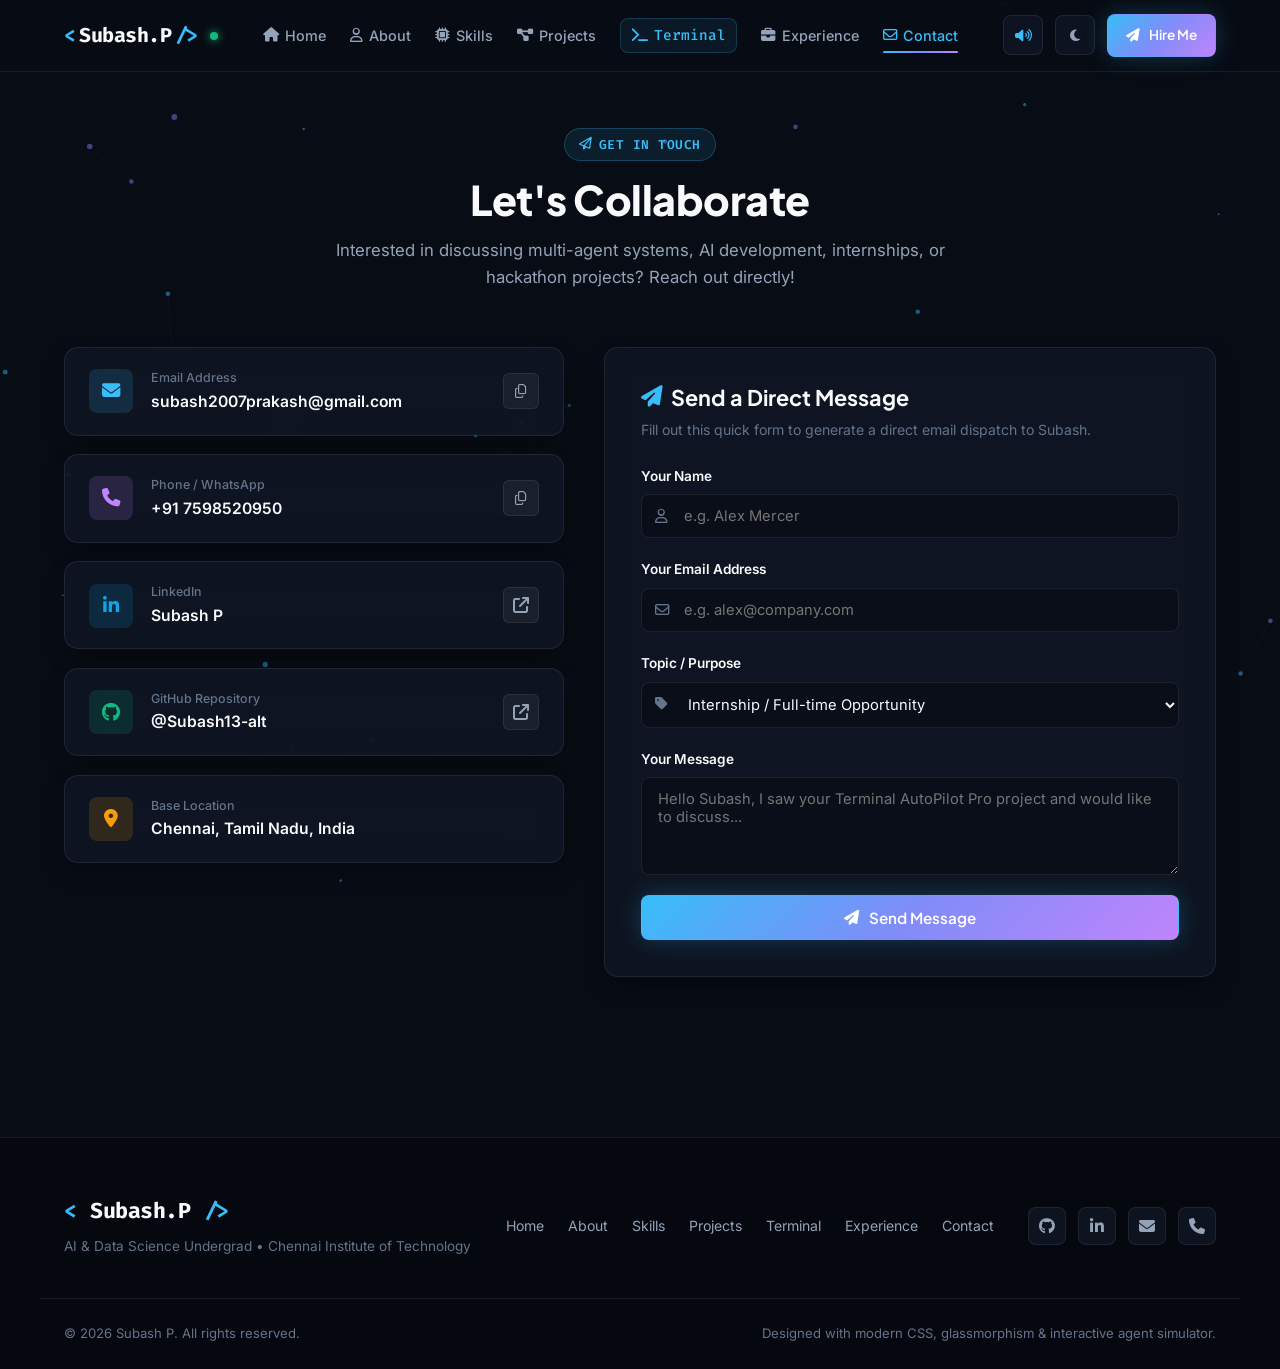
<file: contact.html>
<!DOCTYPE html>
<html lang="en">
<head>
  <meta charset="UTF-8">
  <meta name="viewport" content="width=device-width, initial-scale=1.0">
  <title>Subash P | AI & Data Science Engineer | Multi-Agent Systems & Cybersecurity</title>
  <meta name="description" content="Portfolio of Subash P - B.Tech AI & Data Science student at Chennai Institute of Technology. Specializing in Multi-Agent AI Systems, Machine Learning, and Cyber Security.">
  <meta name="keywords" content="Subash P, AI Engineer, Multi-Agent Systems, Data Science, Machine Learning, Cybersecurity, FastAPI, Flask, Gemini API, Chennai Institute of Technology">
  <meta name="author" content="Subash P">

  <!-- OpenGraph / Social Meta Tags -->
  <meta property="og:title" content="Subash P | AI & Data Science Portfolio">
  <meta property="og:description" content="Explore multi-agent automation systems, machine learning models, cybersecurity projects, and interactive demos.">
  <meta property="og:image" content="assets/subash.jpg">
  <meta property="og:type" content="website">

  <!-- Favicon -->
  <link rel="icon" type="image/svg+xml" href="data:image/svg+xml,<svg xmlns='http://www.w3.org/2000/svg' viewBox='0 0 100 100'><text y='.9em' font-size='90'>🚀</text></svg>">

  <!-- Google Fonts -->
  <link rel="preconnect" href="https://fonts.googleapis.com">
  <link rel="preconnect" href="https://fonts.gstatic.com" crossorigin>
  <link href="https://fonts.googleapis.com/css2?family=Fira+Code:wght@400;500;600&family=Inter:wght@300;400;500;600;700&family=Plus+Jakarta+Sans:wght@500;600;700;800&display=swap" rel="stylesheet">

  <!-- Font Awesome Icons -->
  <link rel="stylesheet" href="https://cdnjs.cloudflare.com/ajax/libs/font-awesome/6.5.1/css/all.min.css">

  <!-- Custom CSS -->
  <link rel="stylesheet" href="css/style.css">
</head>
<body class="subpage">
  <!-- Ambient Interactive Canvas Background -->
  <canvas id="ambient-canvas" class="ambient-canvas" aria-hidden="true"></canvas>

  <!-- Navigation Bar -->
  <header class="navbar" id="navbar">
    <div class="nav-container">
      <a href="index.html" class="nav-brand" aria-label="Subash P Home">
        <span class="brand-code">&lt;</span>
        <span class="brand-name">Subash.P</span>
        <span class="brand-code">/&gt;</span>
        <span class="status-indicator" title="Available for opportunities"></span>
      </a>

      <!-- Desktop Navigation Menu -->
      <nav class="nav-links" id="nav-links">
        <a href="index.html" class="nav-link"><i class="fa-solid fa-house"></i> Home</a>
        <a href="about.html" class="nav-link"><i class="fa-regular fa-user"></i> About</a>
        <a href="skills.html" class="nav-link"><i class="fa-solid fa-microchip"></i> Skills</a>
        <a href="projects.html" class="nav-link"><i class="fa-solid fa-diagram-project"></i> Projects</a>
        <a href="index.html#terminal-section" class="nav-link terminal-badge-link"><i class="fa-solid fa-terminal"></i> Terminal</a>
        <a href="experience.html" class="nav-link"><i class="fa-solid fa-briefcase"></i> Experience</a>
        <a href="contact.html" class="nav-link active"><i class="fa-regular fa-envelope"></i> Contact</a>
      </nav>

      <!-- Action Utilities -->
      <div class="nav-actions">
        <!-- Audio FX Toggle -->
        <button id="sound-toggle" class="btn-icon" title="Toggle UI sound effects" aria-label="Toggle UI Sound Effects">
          <i class="fa-solid fa-volume-high text-accent" id="sound-icon"></i>
        </button>

        <!-- Theme Toggle -->
        <button id="theme-toggle" class="btn-icon" title="Switch Theme (Dark/Light)" aria-label="Toggle Light/Dark Theme">
          <i class="fa-solid fa-moon" id="theme-icon"></i>
        </button>

        <!-- Resume Action Button -->
        <a href="contact.html" class="btn btn-primary nav-cta">
          <i class="fa-solid fa-paper-plane"></i>
          <span>Hire Me</span>
        </a>

        <!-- Mobile Menu Toggle -->
        <button class="mobile-toggle" id="mobile-toggle" aria-label="Toggle Navigation Menu">
          <span class="bar"></span>
          <span class="bar"></span>
          <span class="bar"></span>
        </button>
      </div>
    </div>
  </header>

  <!-- Mobile Drawer Menu -->
  <div class="mobile-drawer" id="mobile-drawer">
    <div class="mobile-drawer-content">
      <a href="index.html" class="mobile-link"><i class="fa-solid fa-house"></i> Home</a>
      <a href="about.html" class="mobile-link"><i class="fa-regular fa-user"></i> About</a>
      <a href="skills.html" class="mobile-link"><i class="fa-solid fa-microchip"></i> Skills</a>
      <a href="projects.html" class="mobile-link"><i class="fa-solid fa-diagram-project"></i> Projects</a>
      <a href="index.html#terminal-section" class="mobile-link"><i class="fa-solid fa-terminal"></i> Interactive Terminal</a>
      <a href="experience.html" class="mobile-link"><i class="fa-solid fa-briefcase"></i> Experience &amp; Education</a>
      <a href="contact.html" class="mobile-link active"><i class="fa-regular fa-envelope"></i> Contact</a>
      <div class="mobile-socials">
        <a href="https://github.com/Subash13-alt" target="_blank" rel="noopener noreferrer" aria-label="GitHub"><i class="fa-brands fa-github"></i></a>
        <a href="https://www.linkedin.com/in/subash-p-bb01b1382/" target="_blank" rel="noopener noreferrer" aria-label="LinkedIn"><i class="fa-brands fa-linkedin-in"></i></a>
        <a href="mailto:subash2007prakash@gmail.com" aria-label="Email"><i class="fa-solid fa-envelope"></i></a>
        <a href="tel:+917598520950" aria-label="Phone"><i class="fa-solid fa-phone"></i></a>
      </div>
    </div>
  </div>

  <main>
    <section class="section" id="contact">
      <div class="container">
        <div class="section-header">
          <span class="section-tag"><i class="fa-regular fa-paper-plane"></i> Get In Touch</span>
          <h2 class="section-title">Let's Collaborate</h2>
          <p class="section-subtitle">Interested in discussing multi-agent systems, AI development, internships, or hackathon projects? Reach out directly!</p>
        </div>

        <div class="contact-grid">
          <!-- Contact Channels Column -->
          <div class="contact-info-column">
            <!-- Email Card -->
            <div class="contact-card card-glass">
              <div class="contact-icon icon-cyan"><i class="fa-solid fa-envelope"></i></div>
              <div class="contact-details">
                <span class="contact-label">Email Address</span>
                <a href="mailto:subash2007prakash@gmail.com" class="contact-value" id="email-address">subash2007prakash@gmail.com</a>
              </div>
              <button class="btn-copy" id="copy-email-btn" title="Copy email address" aria-label="Copy email">
                <i class="fa-regular fa-copy"></i>
              </button>
            </div>

            <!-- Phone Card -->
            <div class="contact-card card-glass">
              <div class="contact-icon icon-purple"><i class="fa-solid fa-phone"></i></div>
              <div class="contact-details">
                <span class="contact-label">Phone / WhatsApp</span>
                <a href="tel:+917598520950" class="contact-value">+91 7598520950</a>
              </div>
              <button class="btn-copy" id="copy-phone-btn" title="Copy phone number" aria-label="Copy phone">
                <i class="fa-regular fa-copy"></i>
              </button>
            </div>

            <!-- LinkedIn Card -->
            <div class="contact-card card-glass">
              <div class="contact-icon icon-blue"><i class="fa-brands fa-linkedin-in"></i></div>
              <div class="contact-details">
                <span class="contact-label">LinkedIn</span>
                <span class="contact-value">Subash P</span>
              </div>
              <a href="https://www.linkedin.com/in/subash-p-bb01b1382/" target="_blank" rel="noopener noreferrer" class="btn-external" title="Open LinkedIn Profile">
                <i class="fa-solid fa-arrow-up-right-from-square"></i>
              </a>
            </div>

            <!-- GitHub Card -->
            <div class="contact-card card-glass">
              <div class="contact-icon icon-emerald"><i class="fa-brands fa-github"></i></div>
              <div class="contact-details">
                <span class="contact-label">GitHub Repository</span>
                <span class="contact-value">@Subash13-alt</span>
              </div>
              <a href="https://github.com/Subash13-alt" target="_blank" rel="noopener noreferrer" class="btn-external" title="Open GitHub Profile">
                <i class="fa-solid fa-arrow-up-right-from-square"></i>
              </a>
            </div>


            <!-- Location Card -->
            <div class="contact-card card-glass">
              <div class="contact-icon icon-amber"><i class="fa-solid fa-location-dot"></i></div>
              <div class="contact-details">
                <span class="contact-label">Base Location</span>
                <span class="contact-value">Chennai, Tamil Nadu, India</span>
              </div>
            </div>
          </div>

          <!-- Interactive Message Form -->
          <div class="contact-form-column">
            <div class="card-glass contact-form-wrapper">
              <h3 class="form-title"><i class="fa-solid fa-paper-plane text-accent"></i> Send a Direct Message</h3>
              <p class="form-sub">Fill out this quick form to generate a direct email dispatch to Subash.</p>
              
              <form id="contact-form" class="interactive-form">
                <div class="form-group">
                  <label for="contact-name">Your Name</label>
                  <div class="input-container">
                    <i class="fa-regular fa-user input-icon"></i>
                    <input type="text" id="contact-name" name="name" placeholder="e.g. Alex Mercer" required>
                  </div>
                </div>

                <div class="form-group">
                  <label for="contact-email">Your Email Address</label>
                  <div class="input-container">
                    <i class="fa-regular fa-envelope input-icon"></i>
                    <input type="email" id="contact-email" name="email" placeholder="e.g. alex@company.com" required>
                  </div>
                </div>

                <div class="form-group">
                  <label for="contact-subject">Topic / Purpose</label>
                  <div class="input-container">
                    <i class="fa-solid fa-tag input-icon"></i>
                    <select id="contact-subject" name="subject">
                      <option value="Internship / Full-time Opportunity">Internship / Full-time Opportunity</option>
                      <option value="AI / Multi-Agent Project Collaboration">AI / Multi-Agent Project Collaboration</option>
                      <option value="Hackathon Team Request">Hackathon Team Request</option>
                      <option value="General Technical Inquiry">General Technical Inquiry</option>
                    </select>
                  </div>
                </div>

                <div class="form-group">
                  <label for="contact-message">Your Message</label>
                  <div class="input-container">
                    <textarea id="contact-message" name="message" rows="4" placeholder="Hello Subash, I saw your Terminal AutoPilot Pro project and would like to discuss..." required></textarea>
                  </div>
                </div>

                <button type="submit" class="btn btn-primary btn-block" id="form-submit-btn">
                  <i class="fa-solid fa-paper-plane"></i>
                  <span>Send Message</span>
                </button>
              </form>
            </div>
          </div>
        </div>
      </div>
    </section>
  </main>

  <!-- FOOTER -->
  <footer class="footer">
    <div class="container footer-content">
      <div class="footer-left">
        <a href="index.html" class="footer-brand">
          <span class="brand-code">&lt;</span>
          <span class="brand-name">Subash.P</span>
          <span class="brand-code">/&gt;</span>
        </a>
        <p class="footer-tagline">AI &amp; Data Science Undergrad • Chennai Institute of Technology</p>
      </div>

      <div class="footer-nav">
        <a href="index.html">Home</a>
        <a href="about.html">About</a>
        <a href="skills.html">Skills</a>
        <a href="projects.html">Projects</a>
        <a href="index.html#terminal-section">Terminal</a>
        <a href="experience.html">Experience</a>
        <a href="contact.html">Contact</a>
      </div>

      <div class="footer-socials">
        <a href="https://github.com/Subash13-alt" target="_blank" rel="noopener noreferrer" aria-label="GitHub"><i class="fa-brands fa-github"></i></a>
        <a href="https://www.linkedin.com/in/subash-p-bb01b1382/" target="_blank" rel="noopener noreferrer" aria-label="LinkedIn"><i class="fa-brands fa-linkedin-in"></i></a>
        <a href="mailto:subash2007prakash@gmail.com" aria-label="Email"><i class="fa-solid fa-envelope"></i></a>
        <a href="tel:+917598520950" aria-label="Phone"><i class="fa-solid fa-phone"></i></a>
      </div>
    </div>
    <div class="footer-bottom">
      <div class="container footer-bottom-inner">
        <p>© 2026 Subash P. All rights reserved.</p>
        <p class="built-with">
          Designed with modern CSS, glassmorphism &amp; interactive agent simulator.
        </p>
      </div>
    </div>
  </footer>

<!-- FLOATING QUICK ACCESS BUTTONS -->
  <div class="floating-controls">
    <button id="back-to-top" class="floating-btn" title="Back to top" aria-label="Back to top">
      <i class="fa-solid fa-chevron-up"></i>
    </button>
  </div>

  <!-- TOAST NOTIFICATION CONTAINER -->
  <div id="toast-container" class="toast-container" aria-live="polite"></div>

  <!-- PROJECT DEEP-DIVE MODAL -->
  <div id="project-modal" class="modal-overlay" aria-hidden="true" role="dialog">
    <div class="modal-card card-glass">
      <button class="modal-close" id="modal-close-btn" aria-label="Close Modal">&times;</button>
      <div id="modal-content" class="modal-body">
        <!-- Injected via JavaScript based on selected project -->
      </div>
    </div>
  </div>

  <!-- RESUME PREVIEW MODAL -->
  <div id="resume-modal" class="modal-overlay" aria-hidden="true" role="dialog">
    <div class="modal-card card-glass resume-modal-card">
      <div class="resume-modal-header">
        <div class="resume-header-title">
          <i class="fa-solid fa-file-invoice text-accent"></i>
          <h3>Subash P — Verified Resume Overview</h3>
        </div>
        <div class="resume-modal-actions">
          <a class="btn btn-outline btn-sm" id="download-resume-btn" href="assets/Subash_P_Resume.pdf" download="Subash_P_Resume.pdf"><i class="fa-solid fa-download"></i> Download</a>
          <button class="modal-close" id="resume-close-btn" aria-label="Close Resume Modal">&times;</button>
        </div>
      </div>
      <div class="modal-body resume-body" id="resume-printable-area">
        <!-- Rendered Resume content matching original resume structure -->
        <div class="resume-doc">
          <div class="resume-header">
            <h2>SUBASH P</h2>
            <div class="resume-contacts">
              <span><strong>LinkedIn:</strong> <a href="https://www.linkedin.com/in/subash-p-bb01b1382/" target="_blank">Subash P</a></span> • 
              <span><strong>GitHub:</strong> <a href="https://github.com/Subash13-alt" target="_blank">Subash13-alt</a></span> • 
              <span><strong>Email:</strong> subash2007prakash@gmail.com</span> • 
              <span><strong>Phone:</strong> +91 7598520950</span>
            </div>
          </div>

          <div class="resume-section">
            <h4 class="resume-sec-title">EDUCATION</h4>
            <div class="resume-item-row">
              <span class="inst"><strong>Chennai Institute of Technology</strong></span>
              <span class="dates">Sep 2025 – May 2029</span>
            </div>
            <div class="resume-item-row">
              <span class="degree">Bachelor of Technology in Artificial Intelligence and Data Science</span>
              <span class="loc">Chennai, Tamil Nadu</span>
            </div>
          </div>

          <div class="resume-section">
            <h4 class="resume-sec-title">PROJECTS</h4>
            
            <div class="resume-proj">
              <p class="proj-head"><strong>Terminal AutoPilot Pro – Agentic AI Terminal Automation</strong> | <em>Python, FastAPI, Gemini API, JavaScript</em></p>
              <ul>
                <li>Built a multi-agent AI system with Planner, Safety, Command, Executor, Verification, Reflection, and Memory agents that converts natural-language goals into validated terminal workflows.</li>
                <li>Implemented a safety layer with low, medium, and high risk levels that blocks dangerous commands (e.g., <code>rm -rf</code>, <code>shutdown</code>), and an executor using subprocess with log capture and status codes.</li>
                <li>Added a self-healing reflection loop (Gemini API) that analyzes failures and suggests fixes, with JSON workflow memory.</li>
              </ul>
            </div>

            <div class="resume-proj">
              <p class="proj-head"><strong>CreditSense AI – Credit Risk Assessment System</strong> | <em>Python, Flask, scikit-learn, pandas, NumPy, JavaScript</em></p>
              <ul>
                <li>Developed a web application that classifies loan applicants as Low Risk or High Risk with a confidence score, using a scikit-learn pipeline served through a Flask API (<code>/predict</code>, <code>/metrics</code>).</li>
                <li>Compared Logistic Regression, Decision Tree, and Random Forest models; the auto-selected Random Forest achieved <strong>89.25% accuracy</strong> and <strong>85.52% F1 score</strong> on a held-out 20% test split of a synthetic dataset.</li>
                <li>Built a responsive frontend with an animated risk gauge, input validation, dark mode, and a live model-performance panel.</li>
              </ul>
            </div>

            <div class="resume-proj">
              <p class="proj-head"><strong>WaterWise ML – Smart Water Leak Detection System</strong> | <em>Python, Flask, SQLAlchemy, scikit-learn, Chart.js, Bootstrap</em></p>
              <ul>
                <li>Built a full-stack monitoring platform that uses Isolation Forest for anomaly detection and Linear Regression for next-hour and next-day usage prediction across multiple water zones.</li>
                <li>Implemented a rule-based and ML alert engine (high flow, leak, night usage, budget alerts) with real-time Server-Sent Events, a live dashboard with anomaly heatmap, budget planner, and zone health scores, backed by a 20+ endpoint REST API and SQLite.</li>
              </ul>
            </div>

            <div class="resume-proj">
              <p class="proj-head"><strong>MeetingOS – Meeting-to-Execution AI Workflow System</strong> | <em>Python, FastAPI, spaCy, SQLite, JavaScript</em></p>
              <ul>
                <li>Built an offline NLP pipeline using spaCy and dateparser that extracts tasks, owners, deadlines, and priorities from unstructured meeting notes.</li>
                <li>Designed a multi-agent backend with escalation, audit, and decision agents for SLA monitoring, overdue-task escalation, workload analysis, and an audit trail in SQLite, plus a single-page analytics dashboard.</li>
              </ul>
            </div>
          </div>

          <div class="resume-section">
            <h4 class="resume-sec-title">EXPERIENCE</h4>
            <div class="resume-exp">
              <div class="resume-item-row">
                <span><strong>Cyber Security Intern – Codec Technologies Pvt. Ltd.</strong></span>
                <span>May 2026 – Jun 2026</span>
              </div>
              <ul>
                <li>Completed a 1-month AICTE and ICAC approved cyber security internship program listed on the National Internship Portal.</li>
              </ul>
            </div>

            <div class="resume-exp">
              <div class="resume-item-row">
                <span><strong>Cyber Security Intern – Thiranex</strong></span>
                <span>May 2026 – Jun 2026</span>
              </div>
              <ul>
                <li>Successfully completed a 1-month cyber security internship and received a verified certificate of achievement.</li>
              </ul>
            </div>

            <div class="resume-exp">
              <div class="resume-item-row">
                <span><strong>Virtual Intern – Eduskills</strong></span>
                <span>Completed</span>
              </div>
              <ul>
                <li>Completed virtual internship courses: AI-ML by Google for Developers and Ethical Hacking by Eduskills Academy.</li>
              </ul>
            </div>
          </div>

          <div class="resume-section">
            <h4 class="resume-sec-title">TECHNICAL SKILLS</h4>
            <p><strong>Languages:</strong> Python, C++, JavaScript, HTML, CSS, SQL.</p>
            <p><strong>Frameworks & Libraries:</strong> Flask, FastAPI, SQLAlchemy, Pydantic, Bootstrap, Chart.js, pandas, NumPy.</p>
            <p><strong>AI / ML:</strong> scikit-learn, spaCy, Google Gemini API, Random Forest, Isolation Forest, Logistic Regression, Linear Regression, Decision Tree, NLP, Multi-Agent Systems.</p>
            <p><strong>Databases & Tools:</strong> SQLite, REST APIs, JSON, Git, GitHub, Server-Sent Events, Uvicorn, Gunicorn.</p>
            <p><strong>Core Areas:</strong> Cyber Security, Ethical Hacking, Data Science, Machine Learning, Cloud Fundamentals.</p>
          </div>

          <div class="resume-section">
            <h4 class="resume-sec-title">CERTIFICATIONS</h4>
            <div class="resume-certs-cols">
              <div>
                <p>• Python Essentials 1 – Cisco</p>
                <p>• Python Essentials 2 – Cisco</p>
                <p>• Cloud Practitioner Essentials – AWS</p>
              </div>
              <div>
                <p>• Introduction to Cybersecurity – Cisco</p>
                <p>• Introduction to Data Science – Cisco</p>
                <p>• Introduction to Modern AI – Cisco</p>
              </div>
            </div>
          </div>

          <div class="resume-section">
            <h4 class="resume-sec-title">ACHIEVEMENTS</h4>
            <ul>
              <li>Semifinalist in ET-AI Hackathon 2026; solved 500+ problems on LeetCode.</li>
              <li>Participated in Student Hackpad 2026 and Sustainable Hackathon 2026 – Canadian University Dubai.</li>
              <li>Participated in DevFusion 2.0 – The Developers Hackathon, organized by Enginow.</li>
            </ul>
          </div>

          <div class="resume-section">
            <h4 class="resume-sec-title">VOLUNTEER EXPERIENCE</h4>
            <ul>
              <li><strong>Content Writer</strong> – Coffee House (Literature Club of Chennai Institute of Technology).</li>
              <li><strong>Research and Innovation Team Member</strong> – Entrepreneurship and Development Cell, EDC (Chennai Institute of Technology).</li>
              <li><strong>Member</strong> – Web3 Madras Community.</li>
            </ul>
          </div>

        </div>
      </div>
    </div>
  </div>

  <!-- Main JavaScript File -->
  <script src="js/main.js"></script>
</body>
</html>
</file>
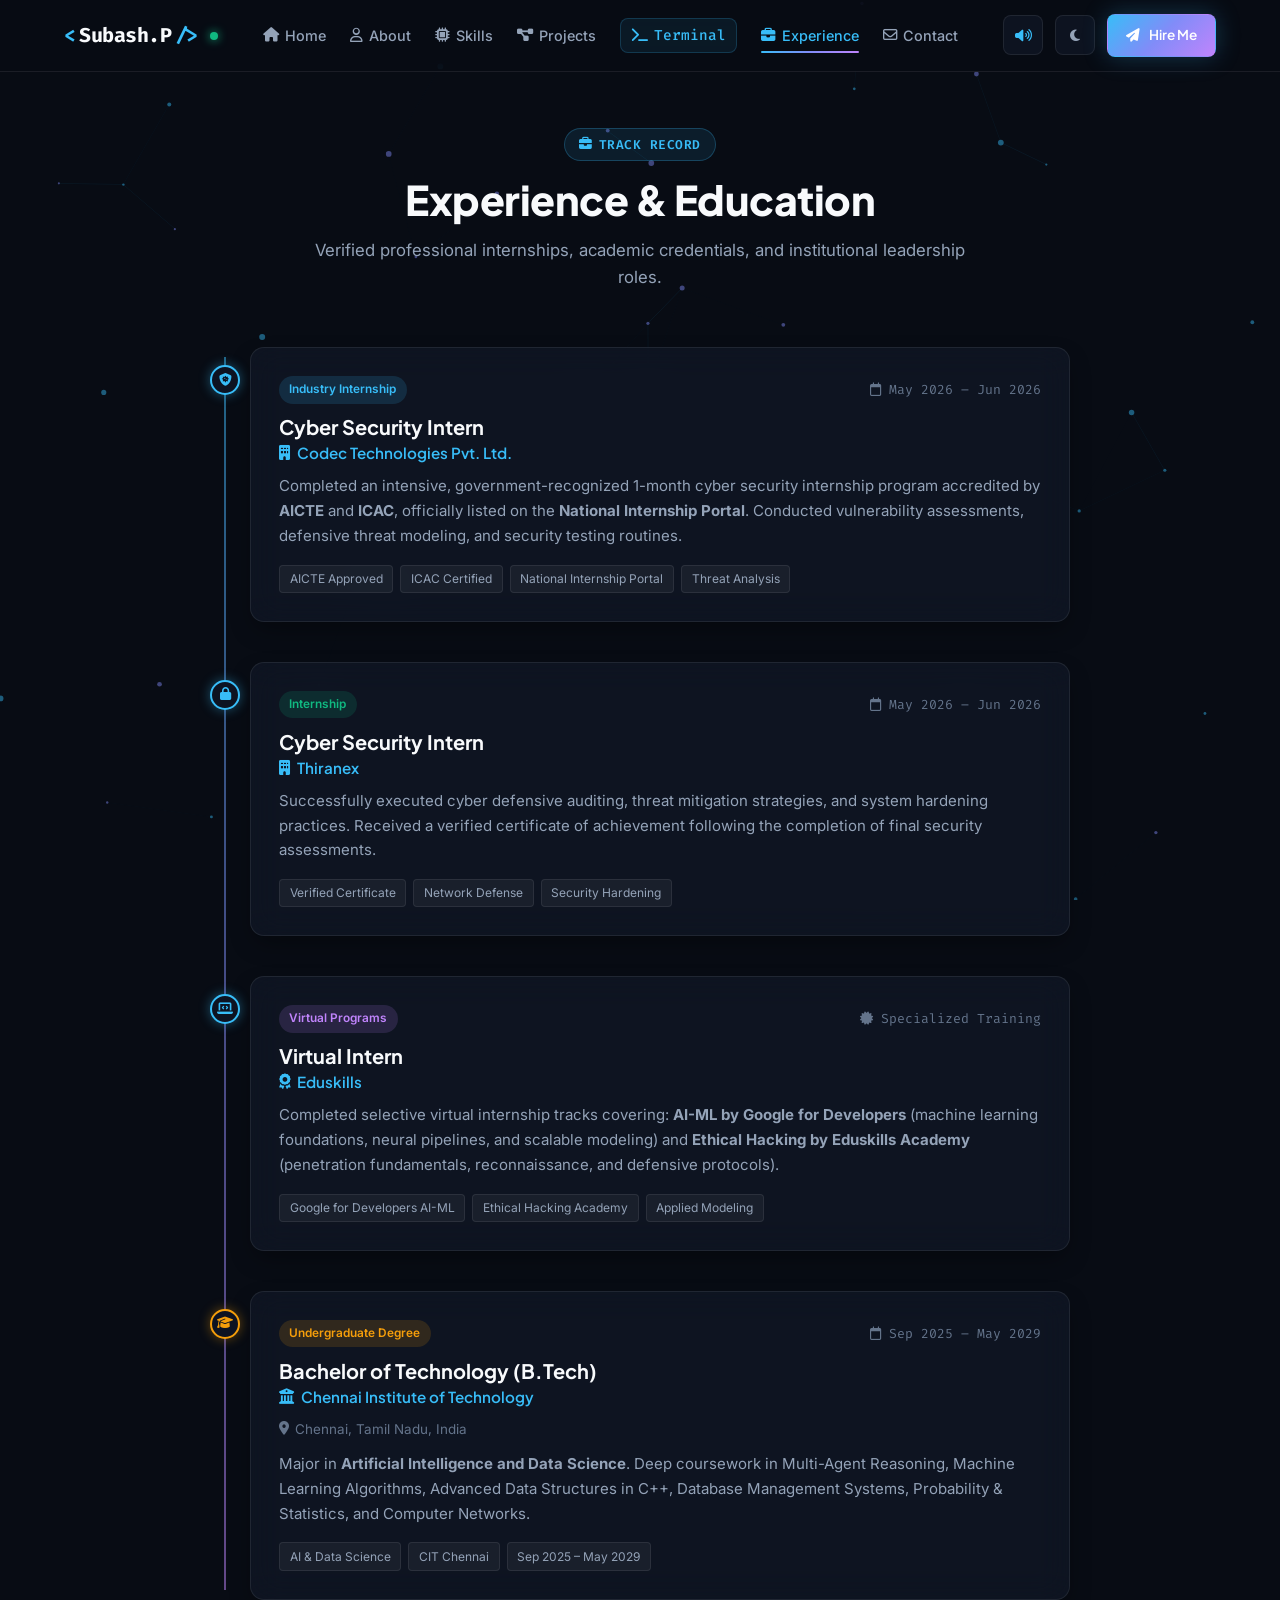
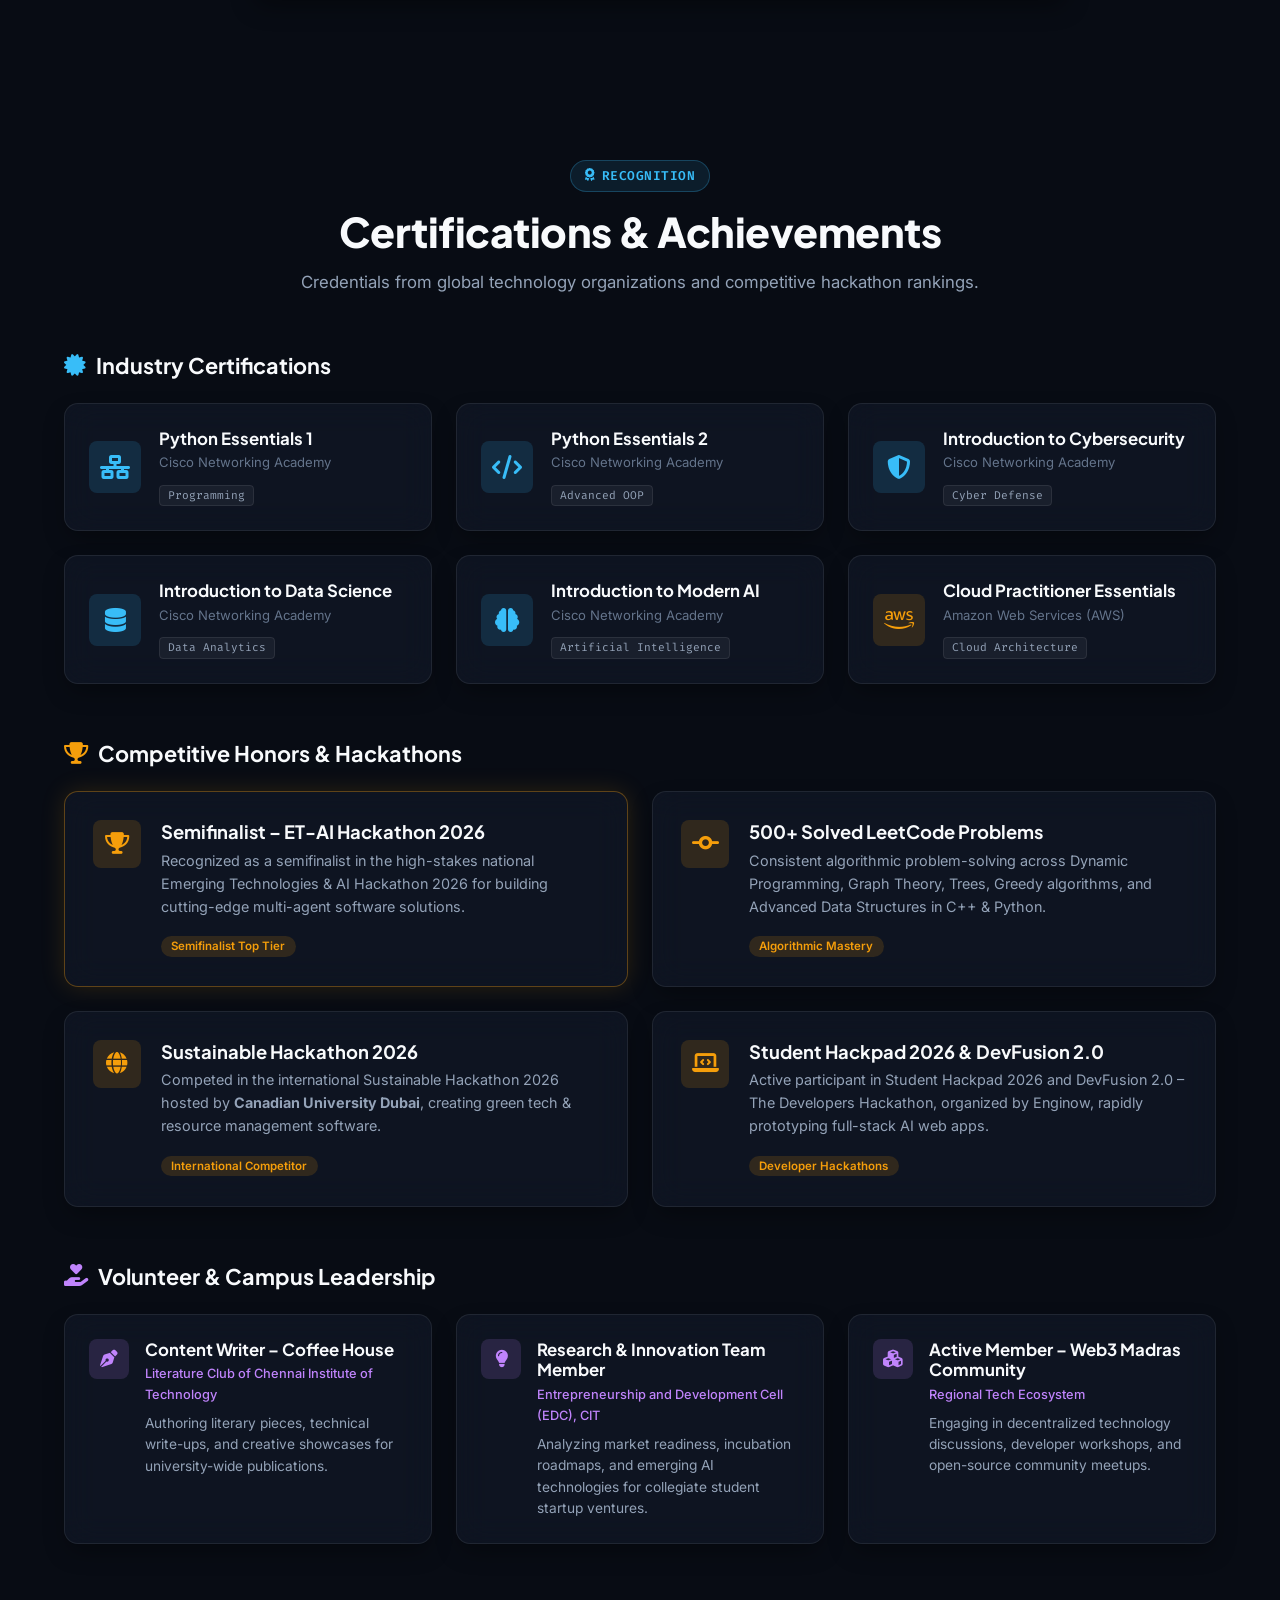
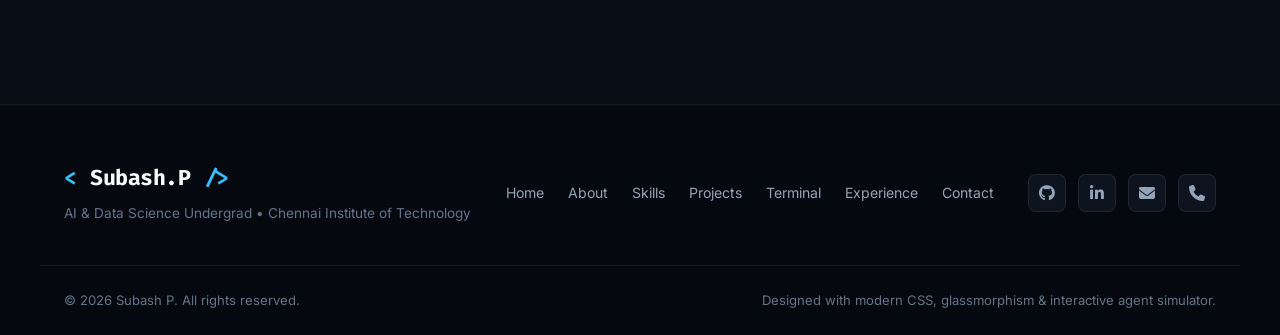
<file: experience.html>
<!DOCTYPE html>
<html lang="en">
<head>
  <meta charset="UTF-8">
  <meta name="viewport" content="width=device-width, initial-scale=1.0">
  <title>Subash P | AI & Data Science Engineer | Multi-Agent Systems & Cybersecurity</title>
  <meta name="description" content="Portfolio of Subash P - B.Tech AI & Data Science student at Chennai Institute of Technology. Specializing in Multi-Agent AI Systems, Machine Learning, and Cyber Security.">
  <meta name="keywords" content="Subash P, AI Engineer, Multi-Agent Systems, Data Science, Machine Learning, Cybersecurity, FastAPI, Flask, Gemini API, Chennai Institute of Technology">
  <meta name="author" content="Subash P">

  <!-- OpenGraph / Social Meta Tags -->
  <meta property="og:title" content="Subash P | AI & Data Science Portfolio">
  <meta property="og:description" content="Explore multi-agent automation systems, machine learning models, cybersecurity projects, and interactive demos.">
  <meta property="og:image" content="assets/subash.jpg">
  <meta property="og:type" content="website">

  <!-- Favicon -->
  <link rel="icon" type="image/svg+xml" href="data:image/svg+xml,<svg xmlns='http://www.w3.org/2000/svg' viewBox='0 0 100 100'><text y='.9em' font-size='90'>🚀</text></svg>">

  <!-- Google Fonts -->
  <link rel="preconnect" href="https://fonts.googleapis.com">
  <link rel="preconnect" href="https://fonts.gstatic.com" crossorigin>
  <link href="https://fonts.googleapis.com/css2?family=Fira+Code:wght@400;500;600&family=Inter:wght@300;400;500;600;700&family=Plus+Jakarta+Sans:wght@500;600;700;800&display=swap" rel="stylesheet">

  <!-- Font Awesome Icons -->
  <link rel="stylesheet" href="https://cdnjs.cloudflare.com/ajax/libs/font-awesome/6.5.1/css/all.min.css">

  <!-- Custom CSS -->
  <link rel="stylesheet" href="css/style.css">
</head>
<body class="subpage">
  <!-- Ambient Interactive Canvas Background -->
  <canvas id="ambient-canvas" class="ambient-canvas" aria-hidden="true"></canvas>

  <!-- Navigation Bar -->
  <header class="navbar" id="navbar">
    <div class="nav-container">
      <a href="index.html" class="nav-brand" aria-label="Subash P Home">
        <span class="brand-code">&lt;</span>
        <span class="brand-name">Subash.P</span>
        <span class="brand-code">/&gt;</span>
        <span class="status-indicator" title="Available for opportunities"></span>
      </a>

      <!-- Desktop Navigation Menu -->
      <nav class="nav-links" id="nav-links">
        <a href="index.html" class="nav-link"><i class="fa-solid fa-house"></i> Home</a>
        <a href="about.html" class="nav-link"><i class="fa-regular fa-user"></i> About</a>
        <a href="skills.html" class="nav-link"><i class="fa-solid fa-microchip"></i> Skills</a>
        <a href="projects.html" class="nav-link"><i class="fa-solid fa-diagram-project"></i> Projects</a>
        <a href="index.html#terminal-section" class="nav-link terminal-badge-link"><i class="fa-solid fa-terminal"></i> Terminal</a>
        <a href="experience.html" class="nav-link active"><i class="fa-solid fa-briefcase"></i> Experience</a>
        <a href="contact.html" class="nav-link"><i class="fa-regular fa-envelope"></i> Contact</a>
      </nav>

      <!-- Action Utilities -->
      <div class="nav-actions">
        <!-- Audio FX Toggle -->
        <button id="sound-toggle" class="btn-icon" title="Toggle UI sound effects" aria-label="Toggle UI Sound Effects">
          <i class="fa-solid fa-volume-high text-accent" id="sound-icon"></i>
        </button>

        <!-- Theme Toggle -->
        <button id="theme-toggle" class="btn-icon" title="Switch Theme (Dark/Light)" aria-label="Toggle Light/Dark Theme">
          <i class="fa-solid fa-moon" id="theme-icon"></i>
        </button>

        <!-- Resume Action Button -->
        <a href="contact.html" class="btn btn-primary nav-cta">
          <i class="fa-solid fa-paper-plane"></i>
          <span>Hire Me</span>
        </a>

        <!-- Mobile Menu Toggle -->
        <button class="mobile-toggle" id="mobile-toggle" aria-label="Toggle Navigation Menu">
          <span class="bar"></span>
          <span class="bar"></span>
          <span class="bar"></span>
        </button>
      </div>
    </div>
  </header>

  <!-- Mobile Drawer Menu -->
  <div class="mobile-drawer" id="mobile-drawer">
    <div class="mobile-drawer-content">
      <a href="index.html" class="mobile-link"><i class="fa-solid fa-house"></i> Home</a>
      <a href="about.html" class="mobile-link"><i class="fa-regular fa-user"></i> About</a>
      <a href="skills.html" class="mobile-link"><i class="fa-solid fa-microchip"></i> Skills</a>
      <a href="projects.html" class="mobile-link"><i class="fa-solid fa-diagram-project"></i> Projects</a>
      <a href="index.html#terminal-section" class="mobile-link"><i class="fa-solid fa-terminal"></i> Interactive Terminal</a>
      <a href="experience.html" class="mobile-link active"><i class="fa-solid fa-briefcase"></i> Experience &amp; Education</a>
      <a href="contact.html" class="mobile-link"><i class="fa-regular fa-envelope"></i> Contact</a>
      <div class="mobile-socials">
        <a href="https://github.com/Subash13-alt" target="_blank" rel="noopener noreferrer" aria-label="GitHub"><i class="fa-brands fa-github"></i></a>
        <a href="https://www.linkedin.com/in/subash-p-bb01b1382/" target="_blank" rel="noopener noreferrer" aria-label="LinkedIn"><i class="fa-brands fa-linkedin-in"></i></a>
        <a href="mailto:subash2007prakash@gmail.com" aria-label="Email"><i class="fa-solid fa-envelope"></i></a>
        <a href="tel:+917598520950" aria-label="Phone"><i class="fa-solid fa-phone"></i></a>
      </div>
    </div>
  </div>

  <main>
    <section class="section" id="experience">
      <div class="container">
        <div class="section-header">
          <span class="section-tag"><i class="fa-solid fa-briefcase"></i> Track Record</span>
          <h2 class="section-title">Experience & Education</h2>
          <p class="section-subtitle">Verified professional internships, academic credentials, and institutional leadership roles.</p>
        </div>

        <div class="timeline-container">

          <!-- Experience Item 1 -->
          <div class="timeline-item">
            <div class="timeline-node">
              <i class="fa-solid fa-shield-virus"></i>
            </div>
            <div class="timeline-card card-glass">
              <div class="timeline-meta">
                <span class="timeline-badge badge-primary">Industry Internship</span>
                <span class="timeline-date"><i class="fa-regular fa-calendar"></i> May 2026 – Jun 2026</span>
              </div>
              <h3 class="timeline-title">Cyber Security Intern</h3>
              <h4 class="timeline-company"><i class="fa-solid fa-building"></i> Codec Technologies Pvt. Ltd.</h4>
              <p class="timeline-desc">
                Completed an intensive, government-recognized 1-month cyber security internship program accredited by
                <strong>AICTE</strong> and <strong>ICAC</strong>, officially listed on the <strong>National Internship Portal</strong>.
                Conducted vulnerability assessments, defensive threat modeling, and security testing routines.
              </p>
              <div class="timeline-tags">
                <span>AICTE Approved</span>
                <span>ICAC Certified</span>
                <span>National Internship Portal</span>
                <span>Threat Analysis</span>
              </div>
            </div>
          </div>

          <!-- Experience Item 2 -->
          <div class="timeline-item">
            <div class="timeline-node">
              <i class="fa-solid fa-lock"></i>
            </div>
            <div class="timeline-card card-glass">
              <div class="timeline-meta">
                <span class="timeline-badge badge-success">Internship</span>
                <span class="timeline-date"><i class="fa-regular fa-calendar"></i> May 2026 – Jun 2026</span>
              </div>
              <h3 class="timeline-title">Cyber Security Intern</h3>
              <h4 class="timeline-company"><i class="fa-solid fa-building"></i> Thiranex</h4>
              <p class="timeline-desc">
                Successfully executed cyber defensive auditing, threat mitigation strategies, and system hardening practices.
                Received a verified certificate of achievement following the completion of final security assessments.
              </p>
              <div class="timeline-tags">
                <span>Verified Certificate</span>
                <span>Network Defense</span>
                <span>Security Hardening</span>
              </div>
            </div>
          </div>

          <!-- Experience Item 3 -->
          <div class="timeline-item">
            <div class="timeline-node">
              <i class="fa-solid fa-laptop-code"></i>
            </div>
            <div class="timeline-card card-glass">
              <div class="timeline-meta">
                <span class="timeline-badge badge-info">Virtual Programs</span>
                <span class="timeline-date"><i class="fa-solid fa-certificate"></i> Specialized Training</span>
              </div>
              <h3 class="timeline-title">Virtual Intern</h3>
              <h4 class="timeline-company"><i class="fa-solid fa-award"></i> Eduskills</h4>
              <p class="timeline-desc">
                Completed selective virtual internship tracks covering:
                <strong>AI-ML by Google for Developers</strong> (machine learning foundations, neural pipelines, and scalable modeling)
                and <strong>Ethical Hacking by Eduskills Academy</strong> (penetration fundamentals, reconnaissance, and defensive protocols).
              </p>
              <div class="timeline-tags">
                <span>Google for Developers AI-ML</span>
                <span>Ethical Hacking Academy</span>
                <span>Applied Modeling</span>
              </div>
            </div>
          </div>

          <!-- Education Item -->
          <div class="timeline-item">
            <div class="timeline-node node-edu">
              <i class="fa-solid fa-graduation-cap"></i>
            </div>
            <div class="timeline-card card-glass">
              <div class="timeline-meta">
                <span class="timeline-badge badge-warning">Undergraduate Degree</span>
                <span class="timeline-date"><i class="fa-regular fa-calendar"></i> Sep 2025 – May 2029</span>
              </div>
              <h3 class="timeline-title">Bachelor of Technology (B.Tech)</h3>
              <h4 class="timeline-company"><i class="fa-solid fa-university"></i> Chennai Institute of Technology</h4>
              <p class="timeline-location"><i class="fa-solid fa-location-dot"></i> Chennai, Tamil Nadu, India</p>
              <p class="timeline-desc">
                Major in <strong>Artificial Intelligence and Data Science</strong>. Deep coursework in Multi-Agent Reasoning,
                Machine Learning Algorithms, Advanced Data Structures in C++, Database Management Systems, Probability & Statistics, and Computer Networks.
              </p>
              <div class="timeline-tags">
                <span>AI & Data Science</span>
                <span>CIT Chennai</span>
                <span>Sep 2025 – May 2029</span>
              </div>
            </div>
          </div>

        </div>
      </div>
    </section>

    <!-- CERTIFICATIONS & ACHIEVEMENTS SECTION -->

    <section class="section" id="achievements">
      <div class="container">
        <div class="section-header">
          <span class="section-tag"><i class="fa-solid fa-award"></i> Recognition</span>
          <h2 class="section-title">Certifications & Achievements</h2>
          <p class="section-subtitle">Credentials from global technology organizations and competitive hackathon rankings.</p>
        </div>

        <!-- Certifications Gallery -->
        <h3 class="subsection-heading"><i class="fa-solid fa-certificate text-accent"></i> Industry Certifications</h3>
        <div class="certs-grid">
          <div class="cert-card card-glass">
            <div class="cert-logo cisco-logo"><i class="fa-solid fa-network-wired"></i></div>
            <div class="cert-info">
              <h4>Python Essentials 1</h4>
              <p class="cert-issuer">Cisco Networking Academy</p>
              <span class="cert-tag">Programming</span>
            </div>
          </div>

          <div class="cert-card card-glass">
            <div class="cert-logo cisco-logo"><i class="fa-solid fa-code"></i></div>
            <div class="cert-info">
              <h4>Python Essentials 2</h4>
              <p class="cert-issuer">Cisco Networking Academy</p>
              <span class="cert-tag">Advanced OOP</span>
            </div>
          </div>

          <div class="cert-card card-glass">
            <div class="cert-logo cisco-logo"><i class="fa-solid fa-shield-halved"></i></div>
            <div class="cert-info">
              <h4>Introduction to Cybersecurity</h4>
              <p class="cert-issuer">Cisco Networking Academy</p>
              <span class="cert-tag">Cyber Defense</span>
            </div>
          </div>

          <div class="cert-card card-glass">
            <div class="cert-logo cisco-logo"><i class="fa-solid fa-database"></i></div>
            <div class="cert-info">
              <h4>Introduction to Data Science</h4>
              <p class="cert-issuer">Cisco Networking Academy</p>
              <span class="cert-tag">Data Analytics</span>
            </div>
          </div>

          <div class="cert-card card-glass">
            <div class="cert-logo cisco-logo"><i class="fa-solid fa-brain"></i></div>
            <div class="cert-info">
              <h4>Introduction to Modern AI</h4>
              <p class="cert-issuer">Cisco Networking Academy</p>
              <span class="cert-tag">Artificial Intelligence</span>
            </div>
          </div>

          <div class="cert-card card-glass">
            <div class="cert-logo aws-logo"><i class="fa-brands fa-aws"></i></div>
            <div class="cert-info">
              <h4>Cloud Practitioner Essentials</h4>
              <p class="cert-issuer">Amazon Web Services (AWS)</p>
              <span class="cert-tag">Cloud Architecture</span>
            </div>
          </div>
        </div>

        <!-- Achievements & Competitions -->
        <h3 class="subsection-heading mt-large"><i class="fa-solid fa-trophy text-amber"></i> Competitive Honors & Hackathons</h3>
        <div class="achieve-grid">
          <div class="achieve-card card-glass highlight-winner">
            <div class="achieve-icon"><i class="fa-solid fa-trophy"></i></div>
            <div class="achieve-content">
              <h4>Semifinalist – ET-AI Hackathon 2026</h4>
              <p>Recognized as a semifinalist in the high-stakes national Emerging Technologies & AI Hackathon 2026 for building cutting-edge multi-agent software solutions.</p>
              <span class="achieve-pill">Semifinalist Top Tier</span>
            </div>
          </div>

          <div class="achieve-card card-glass">
            <div class="achieve-icon"><i class="fa-solid fa-code-commit"></i></div>
            <div class="achieve-content">
              <h4>500+ Solved LeetCode Problems</h4>
              <p>Consistent algorithmic problem-solving across Dynamic Programming, Graph Theory, Trees, Greedy algorithms, and Advanced Data Structures in C++ & Python.</p>
              <span class="achieve-pill">Algorithmic Mastery</span>
            </div>
          </div>

          <div class="achieve-card card-glass">
            <div class="achieve-icon"><i class="fa-solid fa-globe"></i></div>
            <div class="achieve-content">
              <h4>Sustainable Hackathon 2026</h4>
              <p>Competed in the international Sustainable Hackathon 2026 hosted by <strong>Canadian University Dubai</strong>, creating green tech & resource management software.</p>
              <span class="achieve-pill">International Competitor</span>
            </div>
          </div>

          <div class="achieve-card card-glass">
            <div class="achieve-icon"><i class="fa-solid fa-laptop-code"></i></div>
            <div class="achieve-content">
              <h4>Student Hackpad 2026 & DevFusion 2.0</h4>
              <p>Active participant in Student Hackpad 2026 and DevFusion 2.0 – The Developers Hackathon, organized by Enginow, rapidly prototyping full-stack AI web apps.</p>
              <span class="achieve-pill">Developer Hackathons</span>
            </div>
          </div>
        </div>

        <!-- Volunteer Leadership Experience -->
        <h3 class="subsection-heading mt-large"><i class="fa-solid fa-hand-holding-heart text-purple"></i> Volunteer & Campus Leadership</h3>
        <div class="volunteer-grid">
          <div class="vol-card card-glass">
            <div class="vol-icon"><i class="fa-solid fa-pen-nib"></i></div>
            <div>
              <h4>Content Writer – Coffee House</h4>
              <p class="vol-sub">Literature Club of Chennai Institute of Technology</p>
              <p class="vol-text">Authoring literary pieces, technical write-ups, and creative showcases for university-wide publications.</p>
            </div>
          </div>

          <div class="vol-card card-glass">
            <div class="vol-icon"><i class="fa-solid fa-lightbulb"></i></div>
            <div>
              <h4>Research & Innovation Team Member</h4>
              <p class="vol-sub">Entrepreneurship and Development Cell (EDC), CIT</p>
              <p class="vol-text">Analyzing market readiness, incubation roadmaps, and emerging AI technologies for collegiate student startup ventures.</p>
            </div>
          </div>

          <div class="vol-card card-glass">
            <div class="vol-icon"><i class="fa-solid fa-cubes"></i></div>
            <div>
              <h4>Active Member – Web3 Madras Community</h4>
              <p class="vol-sub">Regional Tech Ecosystem</p>
              <p class="vol-text">Engaging in decentralized technology discussions, developer workshops, and open-source community meetups.</p>
            </div>
          </div>
        </div>

      </div>
    </section>

    <!-- CONTACT & CONNECT SECTION -->
  </main>

  <!-- FOOTER -->
  <footer class="footer">
    <div class="container footer-content">
      <div class="footer-left">
        <a href="index.html" class="footer-brand">
          <span class="brand-code">&lt;</span>
          <span class="brand-name">Subash.P</span>
          <span class="brand-code">/&gt;</span>
        </a>
        <p class="footer-tagline">AI &amp; Data Science Undergrad • Chennai Institute of Technology</p>
      </div>

      <div class="footer-nav">
        <a href="index.html">Home</a>
        <a href="about.html">About</a>
        <a href="skills.html">Skills</a>
        <a href="projects.html">Projects</a>
        <a href="index.html#terminal-section">Terminal</a>
        <a href="experience.html">Experience</a>
        <a href="contact.html">Contact</a>
      </div>

      <div class="footer-socials">
        <a href="https://github.com/Subash13-alt" target="_blank" rel="noopener noreferrer" aria-label="GitHub"><i class="fa-brands fa-github"></i></a>
        <a href="https://www.linkedin.com/in/subash-p-bb01b1382/" target="_blank" rel="noopener noreferrer" aria-label="LinkedIn"><i class="fa-brands fa-linkedin-in"></i></a>
        <a href="mailto:subash2007prakash@gmail.com" aria-label="Email"><i class="fa-solid fa-envelope"></i></a>
        <a href="tel:+917598520950" aria-label="Phone"><i class="fa-solid fa-phone"></i></a>
      </div>
    </div>
    <div class="footer-bottom">
      <div class="container footer-bottom-inner">
        <p>© 2026 Subash P. All rights reserved.</p>
        <p class="built-with">
          Designed with modern CSS, glassmorphism &amp; interactive agent simulator.
        </p>
      </div>
    </div>
  </footer>

<!-- FLOATING QUICK ACCESS BUTTONS -->
  <div class="floating-controls">
    <button id="back-to-top" class="floating-btn" title="Back to top" aria-label="Back to top">
      <i class="fa-solid fa-chevron-up"></i>
    </button>
  </div>

  <!-- TOAST NOTIFICATION CONTAINER -->
  <div id="toast-container" class="toast-container" aria-live="polite"></div>

  <!-- PROJECT DEEP-DIVE MODAL -->
  <div id="project-modal" class="modal-overlay" aria-hidden="true" role="dialog">
    <div class="modal-card card-glass">
      <button class="modal-close" id="modal-close-btn" aria-label="Close Modal">&times;</button>
      <div id="modal-content" class="modal-body">
        <!-- Injected via JavaScript based on selected project -->
      </div>
    </div>
  </div>

  <!-- RESUME PREVIEW MODAL -->
  <div id="resume-modal" class="modal-overlay" aria-hidden="true" role="dialog">
    <div class="modal-card card-glass resume-modal-card">
      <div class="resume-modal-header">
        <div class="resume-header-title">
          <i class="fa-solid fa-file-invoice text-accent"></i>
          <h3>Subash P — Verified Resume Overview</h3>
        </div>
        <div class="resume-modal-actions">
          <a class="btn btn-outline btn-sm" id="download-resume-btn" href="assets/Subash_P_Resume.pdf" download="Subash_P_Resume.pdf"><i class="fa-solid fa-download"></i> Download</a>
          <button class="modal-close" id="resume-close-btn" aria-label="Close Resume Modal">&times;</button>
        </div>
      </div>
      <div class="modal-body resume-body" id="resume-printable-area">
        <!-- Rendered Resume content matching original resume structure -->
        <div class="resume-doc">
          <div class="resume-header">
            <h2>SUBASH P</h2>
            <div class="resume-contacts">
              <span><strong>LinkedIn:</strong> <a href="https://www.linkedin.com/in/subash-p-bb01b1382/" target="_blank">Subash P</a></span> • 
              <span><strong>GitHub:</strong> <a href="https://github.com/Subash13-alt" target="_blank">Subash13-alt</a></span> • 
              <span><strong>Email:</strong> subash2007prakash@gmail.com</span> • 
              <span><strong>Phone:</strong> +91 7598520950</span>
            </div>
          </div>

          <div class="resume-section">
            <h4 class="resume-sec-title">EDUCATION</h4>
            <div class="resume-item-row">
              <span class="inst"><strong>Chennai Institute of Technology</strong></span>
              <span class="dates">Sep 2025 – May 2029</span>
            </div>
            <div class="resume-item-row">
              <span class="degree">Bachelor of Technology in Artificial Intelligence and Data Science</span>
              <span class="loc">Chennai, Tamil Nadu</span>
            </div>
          </div>

          <div class="resume-section">
            <h4 class="resume-sec-title">PROJECTS</h4>
            
            <div class="resume-proj">
              <p class="proj-head"><strong>Terminal AutoPilot Pro – Agentic AI Terminal Automation</strong> | <em>Python, FastAPI, Gemini API, JavaScript</em></p>
              <ul>
                <li>Built a multi-agent AI system with Planner, Safety, Command, Executor, Verification, Reflection, and Memory agents that converts natural-language goals into validated terminal workflows.</li>
                <li>Implemented a safety layer with low, medium, and high risk levels that blocks dangerous commands (e.g., <code>rm -rf</code>, <code>shutdown</code>), and an executor using subprocess with log capture and status codes.</li>
                <li>Added a self-healing reflection loop (Gemini API) that analyzes failures and suggests fixes, with JSON workflow memory.</li>
              </ul>
            </div>

            <div class="resume-proj">
              <p class="proj-head"><strong>CreditSense AI – Credit Risk Assessment System</strong> | <em>Python, Flask, scikit-learn, pandas, NumPy, JavaScript</em></p>
              <ul>
                <li>Developed a web application that classifies loan applicants as Low Risk or High Risk with a confidence score, using a scikit-learn pipeline served through a Flask API (<code>/predict</code>, <code>/metrics</code>).</li>
                <li>Compared Logistic Regression, Decision Tree, and Random Forest models; the auto-selected Random Forest achieved <strong>89.25% accuracy</strong> and <strong>85.52% F1 score</strong> on a held-out 20% test split of a synthetic dataset.</li>
                <li>Built a responsive frontend with an animated risk gauge, input validation, dark mode, and a live model-performance panel.</li>
              </ul>
            </div>

            <div class="resume-proj">
              <p class="proj-head"><strong>WaterWise ML – Smart Water Leak Detection System</strong> | <em>Python, Flask, SQLAlchemy, scikit-learn, Chart.js, Bootstrap</em></p>
              <ul>
                <li>Built a full-stack monitoring platform that uses Isolation Forest for anomaly detection and Linear Regression for next-hour and next-day usage prediction across multiple water zones.</li>
                <li>Implemented a rule-based and ML alert engine (high flow, leak, night usage, budget alerts) with real-time Server-Sent Events, a live dashboard with anomaly heatmap, budget planner, and zone health scores, backed by a 20+ endpoint REST API and SQLite.</li>
              </ul>
            </div>

            <div class="resume-proj">
              <p class="proj-head"><strong>MeetingOS – Meeting-to-Execution AI Workflow System</strong> | <em>Python, FastAPI, spaCy, SQLite, JavaScript</em></p>
              <ul>
                <li>Built an offline NLP pipeline using spaCy and dateparser that extracts tasks, owners, deadlines, and priorities from unstructured meeting notes.</li>
                <li>Designed a multi-agent backend with escalation, audit, and decision agents for SLA monitoring, overdue-task escalation, workload analysis, and an audit trail in SQLite, plus a single-page analytics dashboard.</li>
              </ul>
            </div>
          </div>

          <div class="resume-section">
            <h4 class="resume-sec-title">EXPERIENCE</h4>
            <div class="resume-exp">
              <div class="resume-item-row">
                <span><strong>Cyber Security Intern – Codec Technologies Pvt. Ltd.</strong></span>
                <span>May 2026 – Jun 2026</span>
              </div>
              <ul>
                <li>Completed a 1-month AICTE and ICAC approved cyber security internship program listed on the National Internship Portal.</li>
              </ul>
            </div>

            <div class="resume-exp">
              <div class="resume-item-row">
                <span><strong>Cyber Security Intern – Thiranex</strong></span>
                <span>May 2026 – Jun 2026</span>
              </div>
              <ul>
                <li>Successfully completed a 1-month cyber security internship and received a verified certificate of achievement.</li>
              </ul>
            </div>

            <div class="resume-exp">
              <div class="resume-item-row">
                <span><strong>Virtual Intern – Eduskills</strong></span>
                <span>Completed</span>
              </div>
              <ul>
                <li>Completed virtual internship courses: AI-ML by Google for Developers and Ethical Hacking by Eduskills Academy.</li>
              </ul>
            </div>
          </div>

          <div class="resume-section">
            <h4 class="resume-sec-title">TECHNICAL SKILLS</h4>
            <p><strong>Languages:</strong> Python, C++, JavaScript, HTML, CSS, SQL.</p>
            <p><strong>Frameworks & Libraries:</strong> Flask, FastAPI, SQLAlchemy, Pydantic, Bootstrap, Chart.js, pandas, NumPy.</p>
            <p><strong>AI / ML:</strong> scikit-learn, spaCy, Google Gemini API, Random Forest, Isolation Forest, Logistic Regression, Linear Regression, Decision Tree, NLP, Multi-Agent Systems.</p>
            <p><strong>Databases & Tools:</strong> SQLite, REST APIs, JSON, Git, GitHub, Server-Sent Events, Uvicorn, Gunicorn.</p>
            <p><strong>Core Areas:</strong> Cyber Security, Ethical Hacking, Data Science, Machine Learning, Cloud Fundamentals.</p>
          </div>

          <div class="resume-section">
            <h4 class="resume-sec-title">CERTIFICATIONS</h4>
            <div class="resume-certs-cols">
              <div>
                <p>• Python Essentials 1 – Cisco</p>
                <p>• Python Essentials 2 – Cisco</p>
                <p>• Cloud Practitioner Essentials – AWS</p>
              </div>
              <div>
                <p>• Introduction to Cybersecurity – Cisco</p>
                <p>• Introduction to Data Science – Cisco</p>
                <p>• Introduction to Modern AI – Cisco</p>
              </div>
            </div>
          </div>

          <div class="resume-section">
            <h4 class="resume-sec-title">ACHIEVEMENTS</h4>
            <ul>
              <li>Semifinalist in ET-AI Hackathon 2026; solved 500+ problems on LeetCode.</li>
              <li>Participated in Student Hackpad 2026 and Sustainable Hackathon 2026 – Canadian University Dubai.</li>
              <li>Participated in DevFusion 2.0 – The Developers Hackathon, organized by Enginow.</li>
            </ul>
          </div>

          <div class="resume-section">
            <h4 class="resume-sec-title">VOLUNTEER EXPERIENCE</h4>
            <ul>
              <li><strong>Content Writer</strong> – Coffee House (Literature Club of Chennai Institute of Technology).</li>
              <li><strong>Research and Innovation Team Member</strong> – Entrepreneurship and Development Cell, EDC (Chennai Institute of Technology).</li>
              <li><strong>Member</strong> – Web3 Madras Community.</li>
            </ul>
          </div>

        </div>
      </div>
    </div>
  </div>

  <!-- Main JavaScript File -->
  <script src="js/main.js"></script>
</body>
</html>
</file>
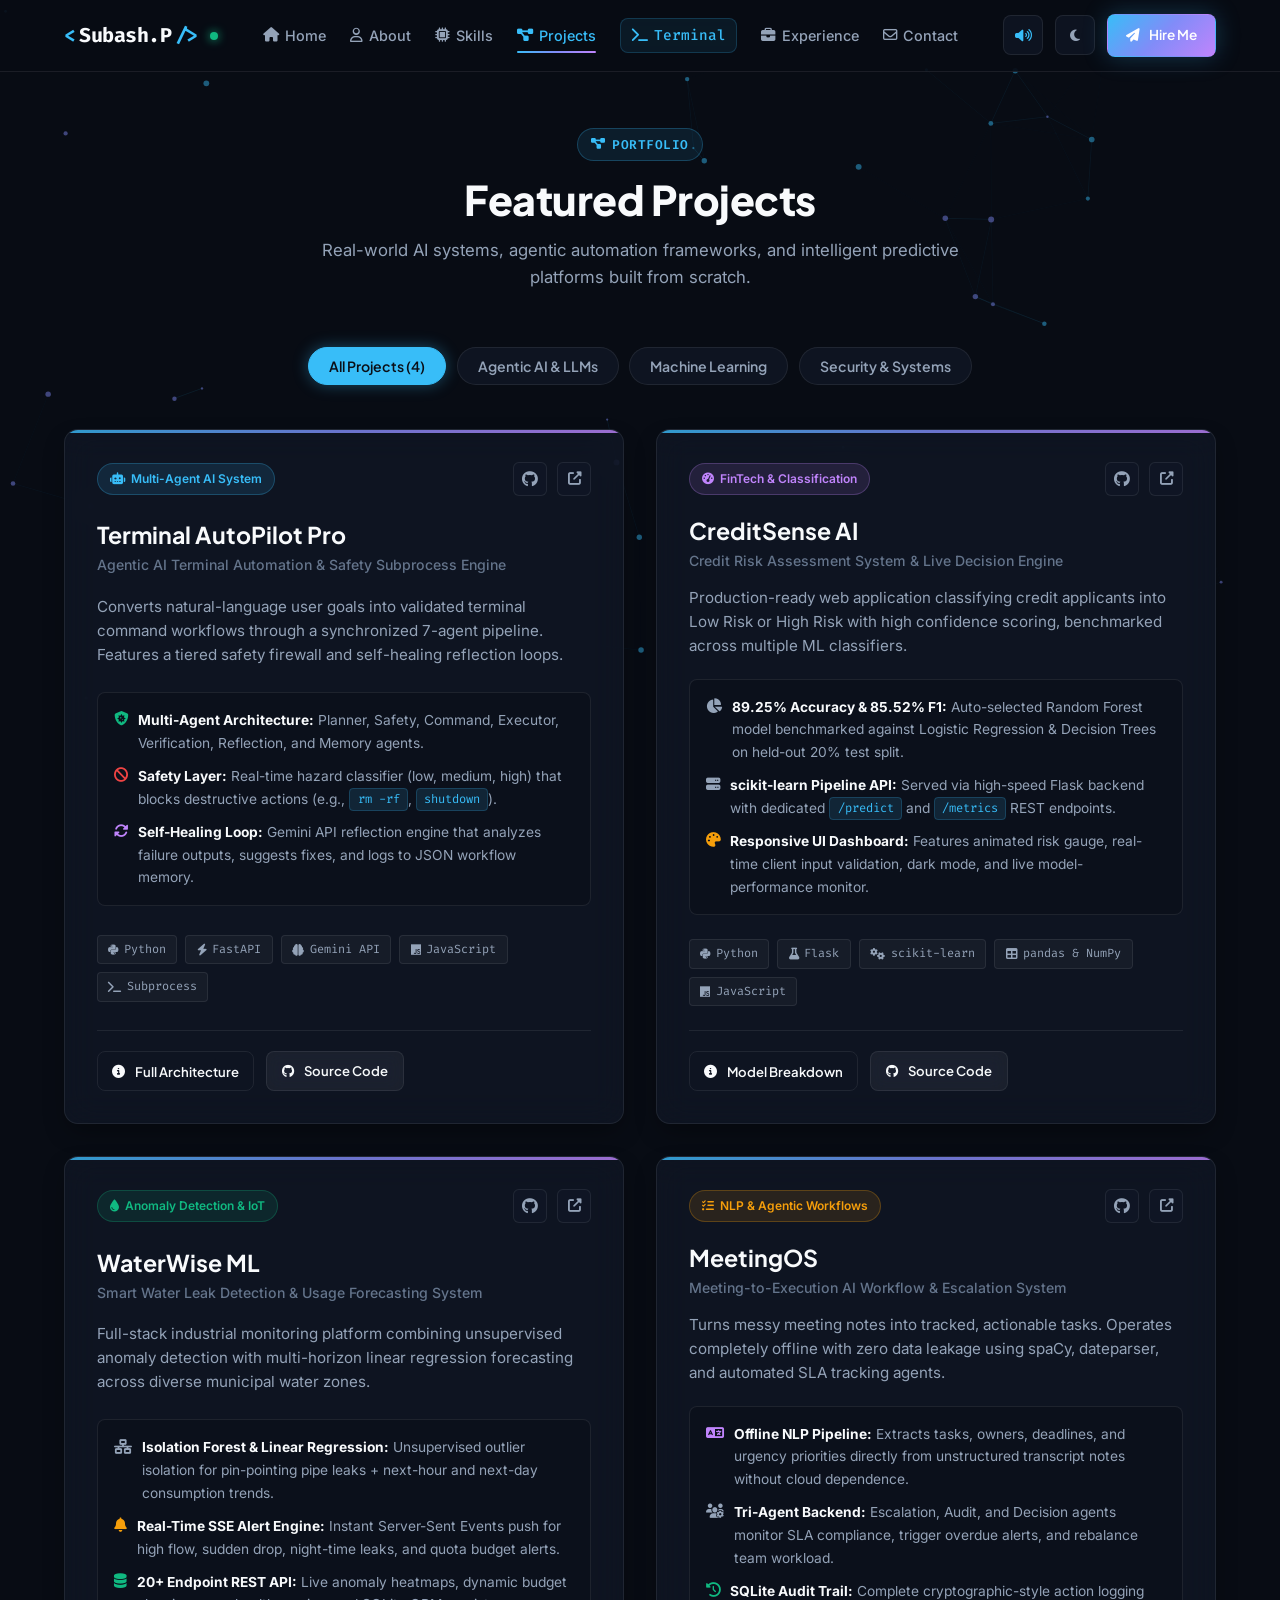
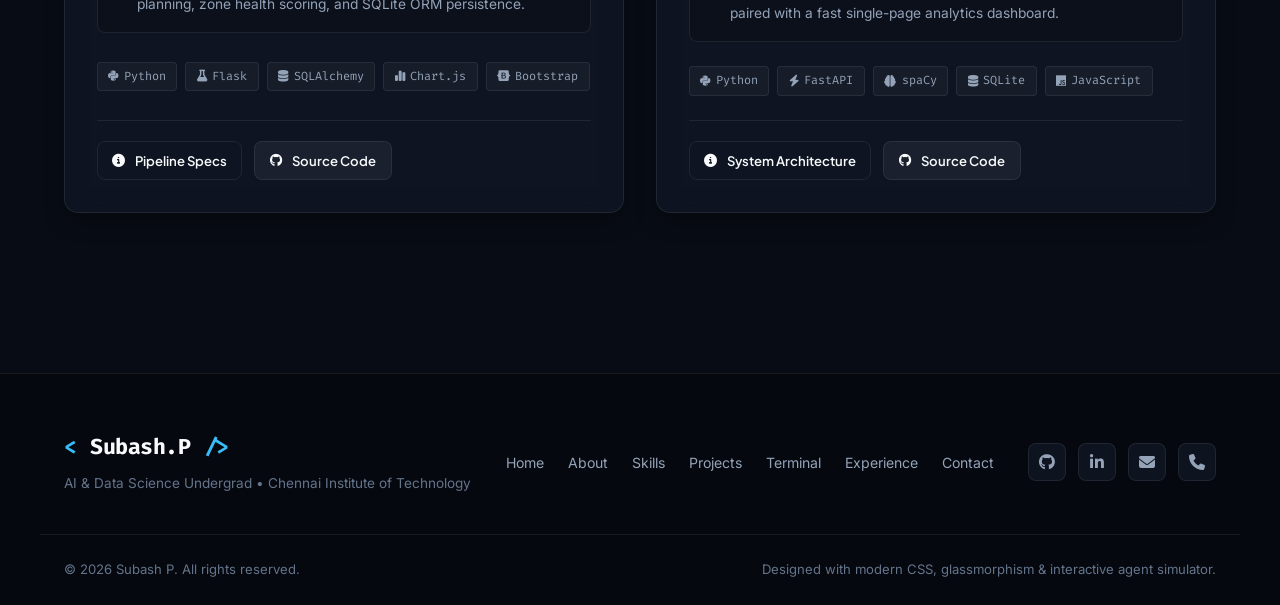
<file: projects.html>
<!DOCTYPE html>
<html lang="en">
<head>
  <meta charset="UTF-8">
  <meta name="viewport" content="width=device-width, initial-scale=1.0">
  <title>Subash P | AI & Data Science Engineer | Multi-Agent Systems & Cybersecurity</title>
  <meta name="description" content="Portfolio of Subash P - B.Tech AI & Data Science student at Chennai Institute of Technology. Specializing in Multi-Agent AI Systems, Machine Learning, and Cyber Security.">
  <meta name="keywords" content="Subash P, AI Engineer, Multi-Agent Systems, Data Science, Machine Learning, Cybersecurity, FastAPI, Flask, Gemini API, Chennai Institute of Technology">
  <meta name="author" content="Subash P">

  <!-- OpenGraph / Social Meta Tags -->
  <meta property="og:title" content="Subash P | AI & Data Science Portfolio">
  <meta property="og:description" content="Explore multi-agent automation systems, machine learning models, cybersecurity projects, and interactive demos.">
  <meta property="og:image" content="assets/subash.jpg">
  <meta property="og:type" content="website">

  <!-- Favicon -->
  <link rel="icon" type="image/svg+xml" href="data:image/svg+xml,<svg xmlns='http://www.w3.org/2000/svg' viewBox='0 0 100 100'><text y='.9em' font-size='90'>🚀</text></svg>">

  <!-- Google Fonts -->
  <link rel="preconnect" href="https://fonts.googleapis.com">
  <link rel="preconnect" href="https://fonts.gstatic.com" crossorigin>
  <link href="https://fonts.googleapis.com/css2?family=Fira+Code:wght@400;500;600&family=Inter:wght@300;400;500;600;700&family=Plus+Jakarta+Sans:wght@500;600;700;800&display=swap" rel="stylesheet">

  <!-- Font Awesome Icons -->
  <link rel="stylesheet" href="https://cdnjs.cloudflare.com/ajax/libs/font-awesome/6.5.1/css/all.min.css">

  <!-- Custom CSS -->
  <link rel="stylesheet" href="css/style.css">
</head>
<body class="subpage">
  <!-- Ambient Interactive Canvas Background -->
  <canvas id="ambient-canvas" class="ambient-canvas" aria-hidden="true"></canvas>

  <!-- Navigation Bar -->
  <header class="navbar" id="navbar">
    <div class="nav-container">
      <a href="index.html" class="nav-brand" aria-label="Subash P Home">
        <span class="brand-code">&lt;</span>
        <span class="brand-name">Subash.P</span>
        <span class="brand-code">/&gt;</span>
        <span class="status-indicator" title="Available for opportunities"></span>
      </a>

      <!-- Desktop Navigation Menu -->
      <nav class="nav-links" id="nav-links">
        <a href="index.html" class="nav-link"><i class="fa-solid fa-house"></i> Home</a>
        <a href="about.html" class="nav-link"><i class="fa-regular fa-user"></i> About</a>
        <a href="skills.html" class="nav-link"><i class="fa-solid fa-microchip"></i> Skills</a>
        <a href="projects.html" class="nav-link active"><i class="fa-solid fa-diagram-project"></i> Projects</a>
        <a href="index.html#terminal-section" class="nav-link terminal-badge-link"><i class="fa-solid fa-terminal"></i> Terminal</a>
        <a href="experience.html" class="nav-link"><i class="fa-solid fa-briefcase"></i> Experience</a>
        <a href="contact.html" class="nav-link"><i class="fa-regular fa-envelope"></i> Contact</a>
      </nav>

      <!-- Action Utilities -->
      <div class="nav-actions">
        <!-- Audio FX Toggle -->
        <button id="sound-toggle" class="btn-icon" title="Toggle UI sound effects" aria-label="Toggle UI Sound Effects">
          <i class="fa-solid fa-volume-high text-accent" id="sound-icon"></i>
        </button>

        <!-- Theme Toggle -->
        <button id="theme-toggle" class="btn-icon" title="Switch Theme (Dark/Light)" aria-label="Toggle Light/Dark Theme">
          <i class="fa-solid fa-moon" id="theme-icon"></i>
        </button>

        <!-- Resume Action Button -->
        <a href="contact.html" class="btn btn-primary nav-cta">
          <i class="fa-solid fa-paper-plane"></i>
          <span>Hire Me</span>
        </a>

        <!-- Mobile Menu Toggle -->
        <button class="mobile-toggle" id="mobile-toggle" aria-label="Toggle Navigation Menu">
          <span class="bar"></span>
          <span class="bar"></span>
          <span class="bar"></span>
        </button>
      </div>
    </div>
  </header>

  <!-- Mobile Drawer Menu -->
  <div class="mobile-drawer" id="mobile-drawer">
    <div class="mobile-drawer-content">
      <a href="index.html" class="mobile-link"><i class="fa-solid fa-house"></i> Home</a>
      <a href="about.html" class="mobile-link"><i class="fa-regular fa-user"></i> About</a>
      <a href="skills.html" class="mobile-link"><i class="fa-solid fa-microchip"></i> Skills</a>
      <a href="projects.html" class="mobile-link active"><i class="fa-solid fa-diagram-project"></i> Projects</a>
      <a href="index.html#terminal-section" class="mobile-link"><i class="fa-solid fa-terminal"></i> Interactive Terminal</a>
      <a href="experience.html" class="mobile-link"><i class="fa-solid fa-briefcase"></i> Experience &amp; Education</a>
      <a href="contact.html" class="mobile-link"><i class="fa-regular fa-envelope"></i> Contact</a>
      <div class="mobile-socials">
        <a href="https://github.com/Subash13-alt" target="_blank" rel="noopener noreferrer" aria-label="GitHub"><i class="fa-brands fa-github"></i></a>
        <a href="https://www.linkedin.com/in/subash-p-bb01b1382/" target="_blank" rel="noopener noreferrer" aria-label="LinkedIn"><i class="fa-brands fa-linkedin-in"></i></a>
        <a href="mailto:subash2007prakash@gmail.com" aria-label="Email"><i class="fa-solid fa-envelope"></i></a>
        <a href="tel:+917598520950" aria-label="Phone"><i class="fa-solid fa-phone"></i></a>
      </div>
    </div>
  </div>

  <main>
    <section class="section" id="projects">
      <div class="container">
        <div class="section-header">
          <span class="section-tag"><i class="fa-solid fa-diagram-project"></i> Portfolio</span>
          <h2 class="section-title">Featured Projects</h2>
          <p class="section-subtitle">Real-world AI systems, agentic automation frameworks, and intelligent predictive platforms built from scratch.</p>
        </div>

        <!-- Filter Controls -->
        <div class="filter-bar">
          <button class="filter-btn active" data-filter="all">All Projects (4)</button>
          <button class="filter-btn" data-filter="agentic">Agentic AI & LLMs</button>
          <button class="filter-btn" data-filter="ml">Machine Learning</button>
          <button class="filter-btn" data-filter="security">Security & Systems</button>
        </div>

        <!-- Projects Grid -->
        <div class="projects-grid" id="projects-grid">
          
          <!-- PROJECT 1: Terminal AutoPilot Pro -->
          <div class="project-card card-glass" data-category="agentic security">
            <div class="project-header">
              <div class="project-tag tag-cyan"><i class="fa-solid fa-robot"></i> Multi-Agent AI System</div>
              <div class="project-links">
                <a href="https://github.com/Subash13-alt/terminal_autopilot_cli" target="_blank" rel="noopener noreferrer" title="View Source on GitHub"><i class="fa-brands fa-github"></i></a>
                <button class="btn-detail-trigger" data-project="autopilot" title="View Architecture & Details"><i class="fa-solid fa-up-right-from-square"></i></button>
              </div>
            </div>

            <div class="project-meta-top">
              <h3 class="project-title">Terminal AutoPilot Pro</h3>
              <p class="project-subtitle">Agentic AI Terminal Automation & Safety Subprocess Engine</p>
            </div>

            <p class="project-description">
              Converts natural-language user goals into validated terminal command workflows through a synchronized 7-agent pipeline. Features a tiered safety firewall and self-healing reflection loops.
            </p>

            <div class="project-feature-list">
              <div class="feature-bullet">
                <i class="fa-solid fa-shield-virus text-emerald"></i>
                <span><strong>Multi-Agent Architecture:</strong> Planner, Safety, Command, Executor, Verification, Reflection, and Memory agents.</span>
              </div>
              <div class="feature-bullet">
                <i class="fa-solid fa-ban text-red"></i>
                <span><strong>Safety Layer:</strong> Real-time hazard classifier (low, medium, high) that blocks destructive actions (e.g., <code>rm -rf</code>, <code>shutdown</code>).</span>
              </div>
              <div class="feature-bullet">
                <i class="fa-solid fa-rotate text-purple"></i>
                <span><strong>Self-Healing Loop:</strong> Gemini API reflection engine that analyzes failure outputs, suggests fixes, and logs to JSON workflow memory.</span>
              </div>
            </div>

            <!-- Tech Badges -->
            <div class="tech-stack-pills">
              <span class="tech-tag"><i class="fa-brands fa-python"></i> Python</span>
              <span class="tech-tag"><i class="fa-solid fa-bolt"></i> FastAPI</span>
              <span class="tech-tag"><i class="fa-solid fa-brain"></i> Gemini API</span>
              <span class="tech-tag"><i class="fa-brands fa-js"></i> JavaScript</span>
              <span class="tech-tag"><i class="fa-solid fa-terminal"></i> Subprocess</span>
            </div>

            <div class="project-card-footer">
              <button class="btn btn-outline btn-sm open-modal-btn" data-project="autopilot">
                <i class="fa-solid fa-circle-info"></i> Full Architecture
              </button>
              <a href="https://github.com/Subash13-alt/terminal_autopilot_cli" target="_blank" rel="noopener noreferrer" class="btn btn-glass btn-sm">
                <i class="fa-brands fa-github"></i> Source Code
              </a>
            </div>
          </div>

          <!-- PROJECT 2: CreditSense AI -->
          <div class="project-card card-glass" data-category="ml">
            <div class="project-header">
              <div class="project-tag tag-purple"><i class="fa-solid fa-gauge-high"></i> FinTech & Classification</div>
              <div class="project-links">
                <a href="https://github.com/Subash13-alt/credit-risk-assessment" target="_blank" rel="noopener noreferrer" title="View Source on GitHub"><i class="fa-brands fa-github"></i></a>
                <button class="btn-detail-trigger" data-project="creditsense" title="View Architecture & Details"><i class="fa-solid fa-up-right-from-square"></i></button>
              </div>
            </div>

            <div class="project-meta-top">
              <h3 class="project-title">CreditSense AI</h3>
              <p class="project-subtitle">Credit Risk Assessment System & Live Decision Engine</p>
            </div>

            <p class="project-description">
              Production-ready web application classifying credit applicants into Low Risk or High Risk with high confidence scoring, benchmarked across multiple ML classifiers.
            </p>

            <div class="project-feature-list">
              <div class="feature-bullet">
                <i class="fa-solid fa-chart-pie text-cyan"></i>
                <span><strong>89.25% Accuracy & 85.52% F1:</strong> Auto-selected Random Forest model benchmarked against Logistic Regression & Decision Trees on held-out 20% test split.</span>
              </div>
              <div class="feature-bullet">
                <i class="fa-solid fa-server text-indigo"></i>
                <span><strong>scikit-learn Pipeline API:</strong> Served via high-speed Flask backend with dedicated <code>/predict</code> and <code>/metrics</code> REST endpoints.</span>
              </div>
              <div class="feature-bullet">
                <i class="fa-solid fa-palette text-amber"></i>
                <span><strong>Responsive UI Dashboard:</strong> Features animated risk gauge, real-time client input validation, dark mode, and live model-performance monitor.</span>
              </div>
            </div>

            <!-- Tech Badges -->
            <div class="tech-stack-pills">
              <span class="tech-tag"><i class="fa-brands fa-python"></i> Python</span>
              <span class="tech-tag"><i class="fa-solid fa-flask"></i> Flask</span>
              <span class="tech-tag"><i class="fa-solid fa-gears"></i> scikit-learn</span>
              <span class="tech-tag"><i class="fa-solid fa-table"></i> pandas & NumPy</span>
              <span class="tech-tag"><i class="fa-brands fa-js"></i> JavaScript</span>
            </div>

            <div class="project-card-footer">
              <button class="btn btn-outline btn-sm open-modal-btn" data-project="creditsense">
                <i class="fa-solid fa-circle-info"></i> Model Breakdown
              </button>
              <a href="https://github.com/Subash13-alt/credit-risk-assessment" target="_blank" rel="noopener noreferrer" class="btn btn-glass btn-sm">
                <i class="fa-brands fa-github"></i> Source Code
              </a>
            </div>
          </div>

          <!-- PROJECT 3: WaterWise ML -->
          <div class="project-card card-glass" data-category="ml security">
            <div class="project-header">
              <div class="project-tag tag-emerald"><i class="fa-solid fa-droplet"></i> Anomaly Detection & IoT</div>
              <div class="project-links">
                <a href="https://github.com/Subash13-alt/WaterWise" target="_blank" rel="noopener noreferrer" title="View Source on GitHub"><i class="fa-brands fa-github"></i></a>
                <button class="btn-detail-trigger" data-project="waterwise" title="View Architecture & Details"><i class="fa-solid fa-up-right-from-square"></i></button>
              </div>
            </div>

            <div class="project-meta-top">
              <h3 class="project-title">WaterWise ML</h3>
              <p class="project-subtitle">Smart Water Leak Detection & Usage Forecasting System</p>
            </div>

            <p class="project-description">
              Full-stack industrial monitoring platform combining unsupervised anomaly detection with multi-horizon linear regression forecasting across diverse municipal water zones.
            </p>

            <div class="project-feature-list">
              <div class="feature-bullet">
                <i class="fa-solid fa-network-wired text-cyan"></i>
                <span><strong>Isolation Forest & Linear Regression:</strong> Unsupervised outlier isolation for pin-pointing pipe leaks + next-hour and next-day consumption trends.</span>
              </div>
              <div class="feature-bullet">
                <i class="fa-solid fa-bell text-amber"></i>
                <span><strong>Real-Time SSE Alert Engine:</strong> Instant Server-Sent Events push for high flow, sudden drop, night-time leaks, and quota budget alerts.</span>
              </div>
              <div class="feature-bullet">
                <i class="fa-solid fa-database text-emerald"></i>
                <span><strong>20+ Endpoint REST API:</strong> Live anomaly heatmaps, dynamic budget planning, zone health scoring, and SQLite ORM persistence.</span>
              </div>
            </div>

            <!-- Tech Badges -->
            <div class="tech-stack-pills">
              <span class="tech-tag"><i class="fa-brands fa-python"></i> Python</span>
              <span class="tech-tag"><i class="fa-solid fa-flask"></i> Flask</span>
              <span class="tech-tag"><i class="fa-solid fa-database"></i> SQLAlchemy</span>
              <span class="tech-tag"><i class="fa-solid fa-chart-simple"></i> Chart.js</span>
              <span class="tech-tag"><i class="fa-brands fa-bootstrap"></i> Bootstrap</span>
            </div>

            <div class="project-card-footer">
              <button class="btn btn-outline btn-sm open-modal-btn" data-project="waterwise">
                <i class="fa-solid fa-circle-info"></i> Pipeline Specs
              </button>
              <a href="https://github.com/Subash13-alt/WaterWise" target="_blank" rel="noopener noreferrer" class="btn btn-glass btn-sm">
                <i class="fa-brands fa-github"></i> Source Code
              </a>
            </div>
          </div>

          <!-- PROJECT 4: MeetingOS -->
          <div class="project-card card-glass" data-category="agentic">
            <div class="project-header">
              <div class="project-tag tag-amber"><i class="fa-solid fa-list-check"></i> NLP & Agentic Workflows</div>
              <div class="project-links">
                <a href="https://github.com/Subash13-alt/MeetingOS" target="_blank" rel="noopener noreferrer" title="View Source on GitHub"><i class="fa-brands fa-github"></i></a>
                <button class="btn-detail-trigger" data-project="meetingos" title="View Architecture & Details"><i class="fa-solid fa-up-right-from-square"></i></button>
              </div>
            </div>

            <div class="project-meta-top">
              <h3 class="project-title">MeetingOS</h3>
              <p class="project-subtitle">Meeting-to-Execution AI Workflow & Escalation System</p>
            </div>

            <p class="project-description">
              Turns messy meeting notes into tracked, actionable tasks. Operates completely offline with zero data leakage using spaCy, dateparser, and automated SLA tracking agents.
            </p>

            <div class="project-feature-list">
              <div class="feature-bullet">
                <i class="fa-solid fa-language text-purple"></i>
                <span><strong>Offline NLP Pipeline:</strong> Extracts tasks, owners, deadlines, and urgency priorities directly from unstructured transcript notes without cloud dependence.</span>
              </div>
              <div class="feature-bullet">
                <i class="fa-solid fa-users-gear text-cyan"></i>
                <span><strong>Tri-Agent Backend:</strong> Escalation, Audit, and Decision agents monitor SLA compliance, trigger overdue alerts, and rebalance team workload.</span>
              </div>
              <div class="feature-bullet">
                <i class="fa-solid fa-clock-rotate-left text-emerald"></i>
                <span><strong>SQLite Audit Trail:</strong> Complete cryptographic-style action logging paired with a fast single-page analytics dashboard.</span>
              </div>
            </div>

            <!-- Tech Badges -->
            <div class="tech-stack-pills">
              <span class="tech-tag"><i class="fa-brands fa-python"></i> Python</span>
              <span class="tech-tag"><i class="fa-solid fa-bolt"></i> FastAPI</span>
              <span class="tech-tag"><i class="fa-solid fa-brain"></i> spaCy</span>
              <span class="tech-tag"><i class="fa-solid fa-database"></i> SQLite</span>
              <span class="tech-tag"><i class="fa-brands fa-js"></i> JavaScript</span>
            </div>

            <div class="project-card-footer">
              <button class="btn btn-outline btn-sm open-modal-btn" data-project="meetingos">
                <i class="fa-solid fa-circle-info"></i> System Architecture
              </button>
              <a href="https://github.com/Subash13-alt/MeetingOS" target="_blank" rel="noopener noreferrer" class="btn btn-glass btn-sm">
                <i class="fa-brands fa-github"></i> Source Code
              </a>
            </div>
          </div>

        </div>
      </div>
    </section>

    <!-- TECHNICAL SKILLS MATRIX -->
  </main>

  <!-- FOOTER -->
  <footer class="footer">
    <div class="container footer-content">
      <div class="footer-left">
        <a href="index.html" class="footer-brand">
          <span class="brand-code">&lt;</span>
          <span class="brand-name">Subash.P</span>
          <span class="brand-code">/&gt;</span>
        </a>
        <p class="footer-tagline">AI &amp; Data Science Undergrad • Chennai Institute of Technology</p>
      </div>

      <div class="footer-nav">
        <a href="index.html">Home</a>
        <a href="about.html">About</a>
        <a href="skills.html">Skills</a>
        <a href="projects.html">Projects</a>
        <a href="index.html#terminal-section">Terminal</a>
        <a href="experience.html">Experience</a>
        <a href="contact.html">Contact</a>
      </div>

      <div class="footer-socials">
        <a href="https://github.com/Subash13-alt" target="_blank" rel="noopener noreferrer" aria-label="GitHub"><i class="fa-brands fa-github"></i></a>
        <a href="https://www.linkedin.com/in/subash-p-bb01b1382/" target="_blank" rel="noopener noreferrer" aria-label="LinkedIn"><i class="fa-brands fa-linkedin-in"></i></a>
        <a href="mailto:subash2007prakash@gmail.com" aria-label="Email"><i class="fa-solid fa-envelope"></i></a>
        <a href="tel:+917598520950" aria-label="Phone"><i class="fa-solid fa-phone"></i></a>
      </div>
    </div>
    <div class="footer-bottom">
      <div class="container footer-bottom-inner">
        <p>© 2026 Subash P. All rights reserved.</p>
        <p class="built-with">
          Designed with modern CSS, glassmorphism &amp; interactive agent simulator.
        </p>
      </div>
    </div>
  </footer>

<!-- FLOATING QUICK ACCESS BUTTONS -->
  <div class="floating-controls">
    <button id="back-to-top" class="floating-btn" title="Back to top" aria-label="Back to top">
      <i class="fa-solid fa-chevron-up"></i>
    </button>
  </div>

  <!-- TOAST NOTIFICATION CONTAINER -->
  <div id="toast-container" class="toast-container" aria-live="polite"></div>

  <!-- PROJECT DEEP-DIVE MODAL -->
  <div id="project-modal" class="modal-overlay" aria-hidden="true" role="dialog">
    <div class="modal-card card-glass">
      <button class="modal-close" id="modal-close-btn" aria-label="Close Modal">&times;</button>
      <div id="modal-content" class="modal-body">
        <!-- Injected via JavaScript based on selected project -->
      </div>
    </div>
  </div>

  <!-- RESUME PREVIEW MODAL -->
  <div id="resume-modal" class="modal-overlay" aria-hidden="true" role="dialog">
    <div class="modal-card card-glass resume-modal-card">
      <div class="resume-modal-header">
        <div class="resume-header-title">
          <i class="fa-solid fa-file-invoice text-accent"></i>
          <h3>Subash P — Verified Resume Overview</h3>
        </div>
        <div class="resume-modal-actions">
          <a class="btn btn-outline btn-sm" id="download-resume-btn" href="assets/Subash_P_Resume.pdf" download="Subash_P_Resume.pdf"><i class="fa-solid fa-download"></i> Download</a>
          <button class="modal-close" id="resume-close-btn" aria-label="Close Resume Modal">&times;</button>
        </div>
      </div>
      <div class="modal-body resume-body" id="resume-printable-area">
        <!-- Rendered Resume content matching original resume structure -->
        <div class="resume-doc">
          <div class="resume-header">
            <h2>SUBASH P</h2>
            <div class="resume-contacts">
              <span><strong>LinkedIn:</strong> <a href="https://www.linkedin.com/in/subash-p-bb01b1382/" target="_blank">Subash P</a></span> • 
              <span><strong>GitHub:</strong> <a href="https://github.com/Subash13-alt/MeetingOS" target="_blank">Subash13-alt</a></span> • 
              <span><strong>Email:</strong> subash2007prakash@gmail.com</span> • 
              <span><strong>Phone:</strong> +91 7598520950</span>
            </div>
          </div>

          <div class="resume-section">
            <h4 class="resume-sec-title">EDUCATION</h4>
            <div class="resume-item-row">
              <span class="inst"><strong>Chennai Institute of Technology</strong></span>
              <span class="dates">Sep 2025 – May 2029</span>
            </div>
            <div class="resume-item-row">
              <span class="degree">Bachelor of Technology in Artificial Intelligence and Data Science</span>
              <span class="loc">Chennai, Tamil Nadu</span>
            </div>
          </div>

          <div class="resume-section">
            <h4 class="resume-sec-title">PROJECTS</h4>
            
            <div class="resume-proj">
              <p class="proj-head"><strong>Terminal AutoPilot Pro – Agentic AI Terminal Automation</strong> | <em>Python, FastAPI, Gemini API, JavaScript</em></p>
              <ul>
                <li>Built a multi-agent AI system with Planner, Safety, Command, Executor, Verification, Reflection, and Memory agents that converts natural-language goals into validated terminal workflows.</li>
                <li>Implemented a safety layer with low, medium, and high risk levels that blocks dangerous commands (e.g., <code>rm -rf</code>, <code>shutdown</code>), and an executor using subprocess with log capture and status codes.</li>
                <li>Added a self-healing reflection loop (Gemini API) that analyzes failures and suggests fixes, with JSON workflow memory.</li>
              </ul>
            </div>

            <div class="resume-proj">
              <p class="proj-head"><strong>CreditSense AI – Credit Risk Assessment System</strong> | <em>Python, Flask, scikit-learn, pandas, NumPy, JavaScript</em></p>
              <ul>
                <li>Developed a web application that classifies loan applicants as Low Risk or High Risk with a confidence score, using a scikit-learn pipeline served through a Flask API (<code>/predict</code>, <code>/metrics</code>).</li>
                <li>Compared Logistic Regression, Decision Tree, and Random Forest models; the auto-selected Random Forest achieved <strong>89.25% accuracy</strong> and <strong>85.52% F1 score</strong> on a held-out 20% test split of a synthetic dataset.</li>
                <li>Built a responsive frontend with an animated risk gauge, input validation, dark mode, and a live model-performance panel.</li>
              </ul>
            </div>

            <div class="resume-proj">
              <p class="proj-head"><strong>WaterWise ML – Smart Water Leak Detection System</strong> | <em>Python, Flask, SQLAlchemy, scikit-learn, Chart.js, Bootstrap</em></p>
              <ul>
                <li>Built a full-stack monitoring platform that uses Isolation Forest for anomaly detection and Linear Regression for next-hour and next-day usage prediction across multiple water zones.</li>
                <li>Implemented a rule-based and ML alert engine (high flow, leak, night usage, budget alerts) with real-time Server-Sent Events, a live dashboard with anomaly heatmap, budget planner, and zone health scores, backed by a 20+ endpoint REST API and SQLite.</li>
              </ul>
            </div>

            <div class="resume-proj">
              <p class="proj-head"><strong>MeetingOS – Meeting-to-Execution AI Workflow System</strong> | <em>Python, FastAPI, spaCy, SQLite, JavaScript</em></p>
              <ul>
                <li>Built an offline NLP pipeline using spaCy and dateparser that extracts tasks, owners, deadlines, and priorities from unstructured meeting notes.</li>
                <li>Designed a multi-agent backend with escalation, audit, and decision agents for SLA monitoring, overdue-task escalation, workload analysis, and an audit trail in SQLite, plus a single-page analytics dashboard.</li>
              </ul>
            </div>
          </div>

          <div class="resume-section">
            <h4 class="resume-sec-title">EXPERIENCE</h4>
            <div class="resume-exp">
              <div class="resume-item-row">
                <span><strong>Cyber Security Intern – Codec Technologies Pvt. Ltd.</strong></span>
                <span>May 2026 – Jun 2026</span>
              </div>
              <ul>
                <li>Completed a 1-month AICTE and ICAC approved cyber security internship program listed on the National Internship Portal.</li>
              </ul>
            </div>

            <div class="resume-exp">
              <div class="resume-item-row">
                <span><strong>Cyber Security Intern – Thiranex</strong></span>
                <span>May 2026 – Jun 2026</span>
              </div>
              <ul>
                <li>Successfully completed a 1-month cyber security internship and received a verified certificate of achievement.</li>
              </ul>
            </div>

            <div class="resume-exp">
              <div class="resume-item-row">
                <span><strong>Virtual Intern – Eduskills</strong></span>
                <span>Completed</span>
              </div>
              <ul>
                <li>Completed virtual internship courses: AI-ML by Google for Developers and Ethical Hacking by Eduskills Academy.</li>
              </ul>
            </div>
          </div>

          <div class="resume-section">
            <h4 class="resume-sec-title">TECHNICAL SKILLS</h4>
            <p><strong>Languages:</strong> Python, C++, JavaScript, HTML, CSS, SQL.</p>
            <p><strong>Frameworks & Libraries:</strong> Flask, FastAPI, SQLAlchemy, Pydantic, Bootstrap, Chart.js, pandas, NumPy.</p>
            <p><strong>AI / ML:</strong> scikit-learn, spaCy, Google Gemini API, Random Forest, Isolation Forest, Logistic Regression, Linear Regression, Decision Tree, NLP, Multi-Agent Systems.</p>
            <p><strong>Databases & Tools:</strong> SQLite, REST APIs, JSON, Git, GitHub, Server-Sent Events, Uvicorn, Gunicorn.</p>
            <p><strong>Core Areas:</strong> Cyber Security, Ethical Hacking, Data Science, Machine Learning, Cloud Fundamentals.</p>
          </div>

          <div class="resume-section">
            <h4 class="resume-sec-title">CERTIFICATIONS</h4>
            <div class="resume-certs-cols">
              <div>
                <p>• Python Essentials 1 – Cisco</p>
                <p>• Python Essentials 2 – Cisco</p>
                <p>• Cloud Practitioner Essentials – AWS</p>
              </div>
              <div>
                <p>• Introduction to Cybersecurity – Cisco</p>
                <p>• Introduction to Data Science – Cisco</p>
                <p>• Introduction to Modern AI – Cisco</p>
              </div>
            </div>
          </div>

          <div class="resume-section">
            <h4 class="resume-sec-title">ACHIEVEMENTS</h4>
            <ul>
              <li>Semifinalist in ET-AI Hackathon 2026; solved 500+ problems on LeetCode.</li>
              <li>Participated in Student Hackpad 2026 and Sustainable Hackathon 2026 – Canadian University Dubai.</li>
              <li>Participated in DevFusion 2.0 – The Developers Hackathon, organized by Enginow.</li>
            </ul>
          </div>

          <div class="resume-section">
            <h4 class="resume-sec-title">VOLUNTEER EXPERIENCE</h4>
            <ul>
              <li><strong>Content Writer</strong> – Coffee House (Literature Club of Chennai Institute of Technology).</li>
              <li><strong>Research and Innovation Team Member</strong> – Entrepreneurship and Development Cell, EDC (Chennai Institute of Technology).</li>
              <li><strong>Member</strong> – Web3 Madras Community.</li>
            </ul>
          </div>

        </div>
      </div>
    </div>
  </div>

  <!-- Main JavaScript File -->
  <script src="js/main.js"></script>
</body>
</html>
</file>
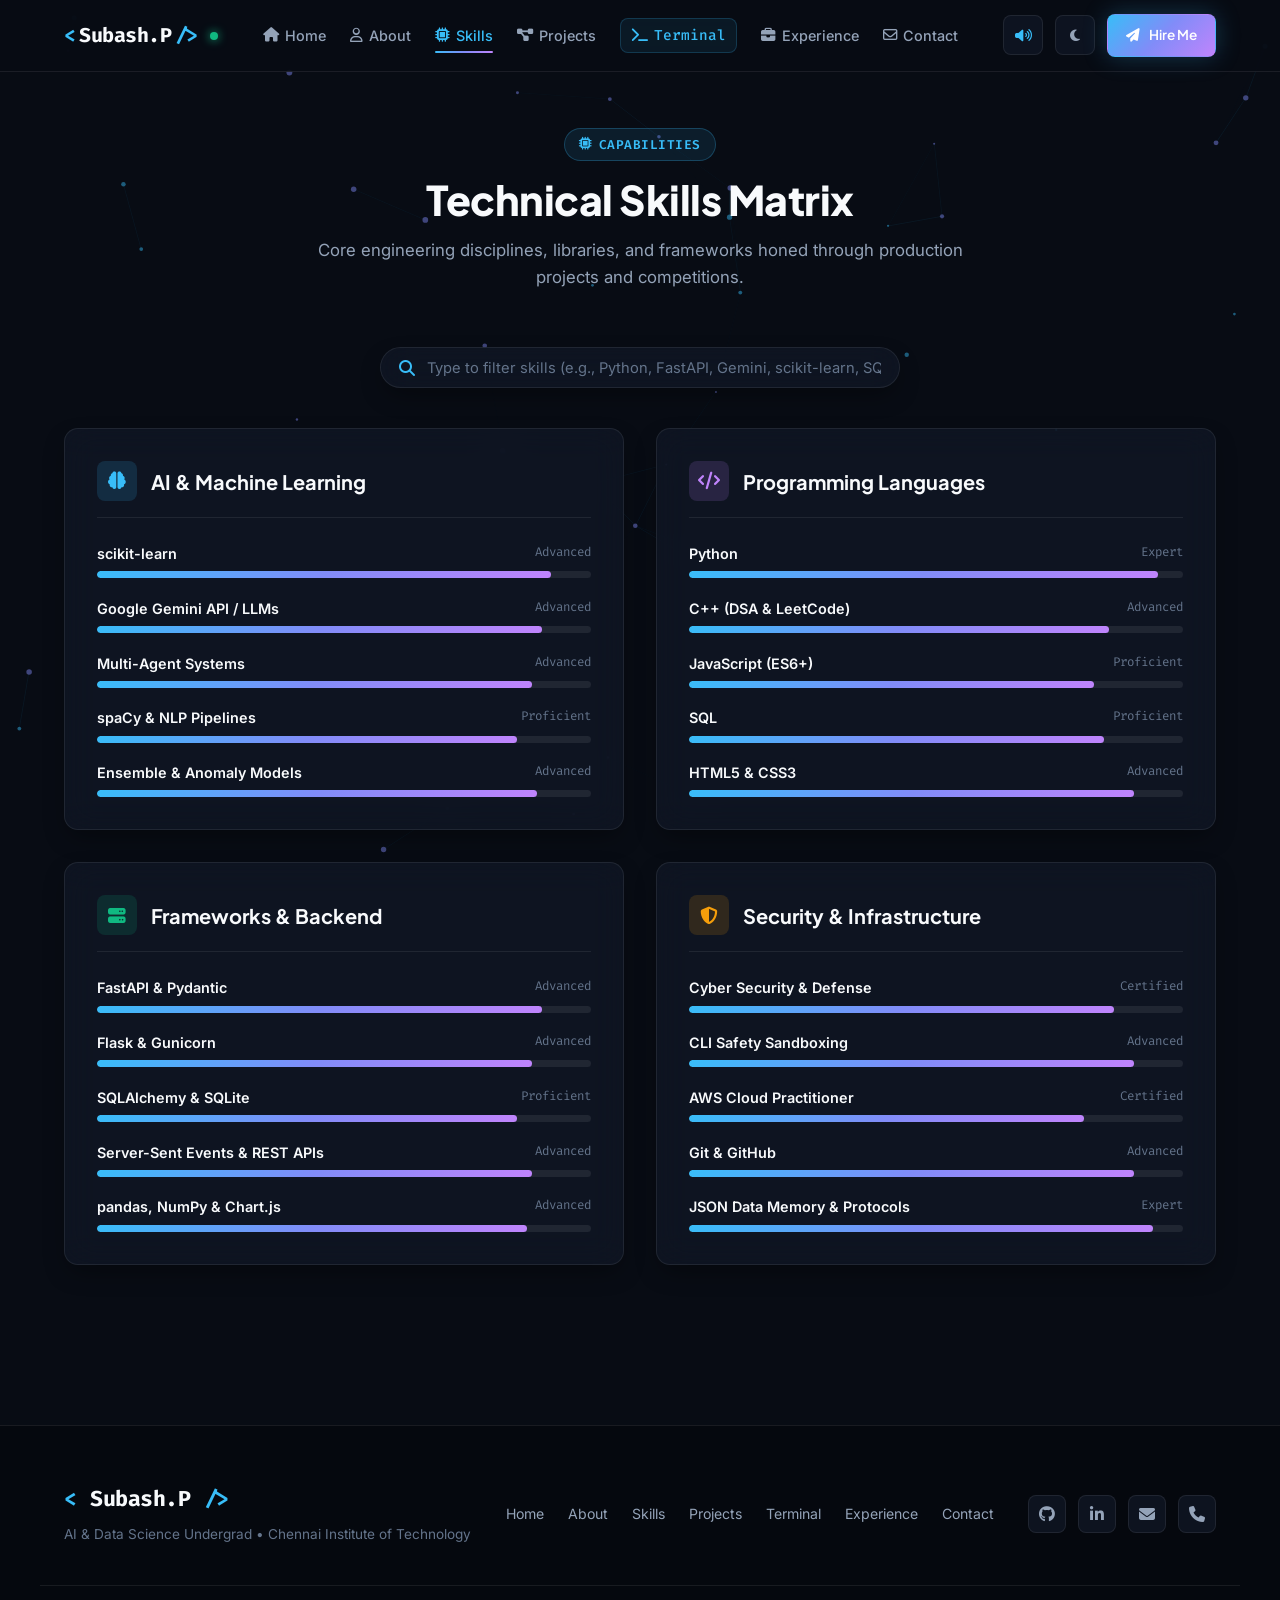
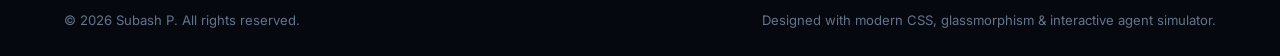
<file: skills.html>
<!DOCTYPE html>
<html lang="en">
<head>
  <meta charset="UTF-8">
  <meta name="viewport" content="width=device-width, initial-scale=1.0">
  <title>Subash P | AI & Data Science Engineer | Multi-Agent Systems & Cybersecurity</title>
  <meta name="description" content="Portfolio of Subash P - B.Tech AI & Data Science student at Chennai Institute of Technology. Specializing in Multi-Agent AI Systems, Machine Learning, and Cyber Security.">
  <meta name="keywords" content="Subash P, AI Engineer, Multi-Agent Systems, Data Science, Machine Learning, Cybersecurity, FastAPI, Flask, Gemini API, Chennai Institute of Technology">
  <meta name="author" content="Subash P">

  <!-- OpenGraph / Social Meta Tags -->
  <meta property="og:title" content="Subash P | AI & Data Science Portfolio">
  <meta property="og:description" content="Explore multi-agent automation systems, machine learning models, cybersecurity projects, and interactive demos.">
  <meta property="og:image" content="assets/subash.jpg">
  <meta property="og:type" content="website">

  <!-- Favicon -->
  <link rel="icon" type="image/svg+xml" href="data:image/svg+xml,<svg xmlns='http://www.w3.org/2000/svg' viewBox='0 0 100 100'><text y='.9em' font-size='90'>🚀</text></svg>">

  <!-- Google Fonts -->
  <link rel="preconnect" href="https://fonts.googleapis.com">
  <link rel="preconnect" href="https://fonts.gstatic.com" crossorigin>
  <link href="https://fonts.googleapis.com/css2?family=Fira+Code:wght@400;500;600&family=Inter:wght@300;400;500;600;700&family=Plus+Jakarta+Sans:wght@500;600;700;800&display=swap" rel="stylesheet">

  <!-- Font Awesome Icons -->
  <link rel="stylesheet" href="https://cdnjs.cloudflare.com/ajax/libs/font-awesome/6.5.1/css/all.min.css">

  <!-- Custom CSS -->
  <link rel="stylesheet" href="css/style.css">
</head>
<body class="subpage">
  <!-- Ambient Interactive Canvas Background -->
  <canvas id="ambient-canvas" class="ambient-canvas" aria-hidden="true"></canvas>

  <!-- Navigation Bar -->
  <header class="navbar" id="navbar">
    <div class="nav-container">
      <a href="index.html" class="nav-brand" aria-label="Subash P Home">
        <span class="brand-code">&lt;</span>
        <span class="brand-name">Subash.P</span>
        <span class="brand-code">/&gt;</span>
        <span class="status-indicator" title="Available for opportunities"></span>
      </a>

      <!-- Desktop Navigation Menu -->
      <nav class="nav-links" id="nav-links">
        <a href="index.html" class="nav-link"><i class="fa-solid fa-house"></i> Home</a>
        <a href="about.html" class="nav-link"><i class="fa-regular fa-user"></i> About</a>
        <a href="skills.html" class="nav-link active"><i class="fa-solid fa-microchip"></i> Skills</a>
        <a href="projects.html" class="nav-link"><i class="fa-solid fa-diagram-project"></i> Projects</a>
        <a href="index.html#terminal-section" class="nav-link terminal-badge-link"><i class="fa-solid fa-terminal"></i> Terminal</a>
        <a href="experience.html" class="nav-link"><i class="fa-solid fa-briefcase"></i> Experience</a>
        <a href="contact.html" class="nav-link"><i class="fa-regular fa-envelope"></i> Contact</a>
      </nav>

      <!-- Action Utilities -->
      <div class="nav-actions">
        <!-- Audio FX Toggle -->
        <button id="sound-toggle" class="btn-icon" title="Toggle UI sound effects" aria-label="Toggle UI Sound Effects">
          <i class="fa-solid fa-volume-high text-accent" id="sound-icon"></i>
        </button>

        <!-- Theme Toggle -->
        <button id="theme-toggle" class="btn-icon" title="Switch Theme (Dark/Light)" aria-label="Toggle Light/Dark Theme">
          <i class="fa-solid fa-moon" id="theme-icon"></i>
        </button>

        <!-- Resume Action Button -->
        <a href="contact.html" class="btn btn-primary nav-cta">
          <i class="fa-solid fa-paper-plane"></i>
          <span>Hire Me</span>
        </a>

        <!-- Mobile Menu Toggle -->
        <button class="mobile-toggle" id="mobile-toggle" aria-label="Toggle Navigation Menu">
          <span class="bar"></span>
          <span class="bar"></span>
          <span class="bar"></span>
        </button>
      </div>
    </div>
  </header>

  <!-- Mobile Drawer Menu -->
  <div class="mobile-drawer" id="mobile-drawer">
    <div class="mobile-drawer-content">
      <a href="index.html" class="mobile-link"><i class="fa-solid fa-house"></i> Home</a>
      <a href="about.html" class="mobile-link"><i class="fa-regular fa-user"></i> About</a>
      <a href="skills.html" class="mobile-link active"><i class="fa-solid fa-microchip"></i> Skills</a>
      <a href="projects.html" class="mobile-link"><i class="fa-solid fa-diagram-project"></i> Projects</a>
      <a href="index.html#terminal-section" class="mobile-link"><i class="fa-solid fa-terminal"></i> Interactive Terminal</a>
      <a href="experience.html" class="mobile-link"><i class="fa-solid fa-briefcase"></i> Experience &amp; Education</a>
      <a href="contact.html" class="mobile-link"><i class="fa-regular fa-envelope"></i> Contact</a>
      <div class="mobile-socials">
        <a href="https://github.com/Subash13-alt" target="_blank" rel="noopener noreferrer" aria-label="GitHub"><i class="fa-brands fa-github"></i></a>
        <a href="https://www.linkedin.com/in/subash-p-bb01b1382/" target="_blank" rel="noopener noreferrer" aria-label="LinkedIn"><i class="fa-brands fa-linkedin-in"></i></a>
        <a href="mailto:subash2007prakash@gmail.com" aria-label="Email"><i class="fa-solid fa-envelope"></i></a>
        <a href="tel:+917598520950" aria-label="Phone"><i class="fa-solid fa-phone"></i></a>
      </div>
    </div>
  </div>

  <main>
    <section class="section" id="skills">
      <div class="container">
        <div class="section-header">
          <span class="section-tag"><i class="fa-solid fa-microchip"></i> Capabilities</span>
          <h2 class="section-title">Technical Skills Matrix</h2>
          <p class="section-subtitle">Core engineering disciplines, libraries, and frameworks honed through production projects and competitions.</p>
        </div>

        <!-- Interactive Skill Search Bar -->
        <div class="skill-search-wrapper">
          <div class="search-box card-glass">
            <i class="fa-solid fa-magnifying-glass search-icon"></i>
            <input type="text" id="skill-search" placeholder="Type to filter skills (e.g., Python, FastAPI, Gemini, scikit-learn, SQL)..." spellcheck="false">
            <button id="skill-search-clear" class="btn-clear" title="Clear filter"><i class="fa-solid fa-xmark"></i></button>
          </div>
        </div>

        <!-- Skills Categories Grid -->
        <div class="skills-categories-grid">

          <!-- Category 1: AI & Machine Learning -->
          <div class="skill-category-card card-glass" data-domain="ai ml">
            <div class="category-header">
              <div class="category-icon icon-cyan"><i class="fa-solid fa-brain"></i></div>
              <h3>AI & Machine Learning</h3>
            </div>
            <div class="skills-list">
              <div class="skill-item" data-name="scikit-learn">
                <div class="skill-info">
                  <span class="skill-name">scikit-learn</span>
                  <span class="skill-level">Advanced</span>
                </div>
                <div class="progress-bar"><div class="progress-fill" style="width: 92%;"></div></div>
              </div>

              <div class="skill-item" data-name="google gemini api llm">
                <div class="skill-info">
                  <span class="skill-name">Google Gemini API / LLMs</span>
                  <span class="skill-level">Advanced</span>
                </div>
                <div class="progress-bar"><div class="progress-fill" style="width: 90%;"></div></div>
              </div>

              <div class="skill-item" data-name="multi-agent systems planner executor reflection">
                <div class="skill-info">
                  <span class="skill-name">Multi-Agent Systems</span>
                  <span class="skill-level">Advanced</span>
                </div>
                <div class="progress-bar"><div class="progress-fill" style="width: 88%;"></div></div>
              </div>

              <div class="skill-item" data-name="spacy nlp natural language processing">
                <div class="skill-info">
                  <span class="skill-name">spaCy & NLP Pipelines</span>
                  <span class="skill-level">Proficient</span>
                </div>
                <div class="progress-bar"><div class="progress-fill" style="width: 85%;"></div></div>
              </div>

              <div class="skill-item" data-name="random forest isolation forest decision tree logistic linear regression">
                <div class="skill-info">
                  <span class="skill-name">Ensemble & Anomaly Models</span>
                  <span class="skill-level">Advanced</span>
                </div>
                <div class="progress-bar"><div class="progress-fill" style="width: 89%;"></div></div>
              </div>
            </div>
          </div>

          <!-- Category 2: Programming Languages -->
          <div class="skill-category-card card-glass" data-domain="languages">
            <div class="category-header">
              <div class="category-icon icon-purple"><i class="fa-solid fa-code"></i></div>
              <h3>Programming Languages</h3>
            </div>
            <div class="skills-list">
              <div class="skill-item" data-name="python">
                <div class="skill-info">
                  <span class="skill-name">Python</span>
                  <span class="skill-level">Expert</span>
                </div>
                <div class="progress-bar"><div class="progress-fill" style="width: 95%;"></div></div>
              </div>

              <div class="skill-item" data-name="c++ cpp">
                <div class="skill-info">
                  <span class="skill-name">C++ (DSA & LeetCode)</span>
                  <span class="skill-level">Advanced</span>
                </div>
                <div class="progress-bar"><div class="progress-fill" style="width: 85%;"></div></div>
              </div>

              <div class="skill-item" data-name="javascript js es6">
                <div class="skill-info">
                  <span class="skill-name">JavaScript (ES6+)</span>
                  <span class="skill-level">Proficient</span>
                </div>
                <div class="progress-bar"><div class="progress-fill" style="width: 82%;"></div></div>
              </div>

              <div class="skill-item" data-name="sql database queries">
                <div class="skill-info">
                  <span class="skill-name">SQL</span>
                  <span class="skill-level">Proficient</span>
                </div>
                <div class="progress-bar"><div class="progress-fill" style="width: 84%;"></div></div>
              </div>

              <div class="skill-item" data-name="html5 css3 modern frontend">
                <div class="skill-info">
                  <span class="skill-name">HTML5 & CSS3</span>
                  <span class="skill-level">Advanced</span>
                </div>
                <div class="progress-bar"><div class="progress-fill" style="width: 90%;"></div></div>
              </div>
            </div>
          </div>

          <!-- Category 3: Frameworks & Backend -->
          <div class="skill-category-card card-glass" data-domain="backend frameworks">
            <div class="category-header">
              <div class="category-icon icon-emerald"><i class="fa-solid fa-server"></i></div>
              <h3>Frameworks & Backend</h3>
            </div>
            <div class="skills-list">
              <div class="skill-item" data-name="fastapi pydantic uvicorn">
                <div class="skill-info">
                  <span class="skill-name">FastAPI & Pydantic</span>
                  <span class="skill-level">Advanced</span>
                </div>
                <div class="progress-bar"><div class="progress-fill" style="width: 90%;"></div></div>
              </div>

              <div class="skill-item" data-name="flask gunicorn">
                <div class="skill-info">
                  <span class="skill-name">Flask & Gunicorn</span>
                  <span class="skill-level">Advanced</span>
                </div>
                <div class="progress-bar"><div class="progress-fill" style="width: 88%;"></div></div>
              </div>

              <div class="skill-item" data-name="sqlalchemy orm sqlite">
                <div class="skill-info">
                  <span class="skill-name">SQLAlchemy & SQLite</span>
                  <span class="skill-level">Proficient</span>
                </div>
                <div class="progress-bar"><div class="progress-fill" style="width: 85%;"></div></div>
              </div>

              <div class="skill-item" data-name="server sent events sse real-time rest api">
                <div class="skill-info">
                  <span class="skill-name">Server-Sent Events & REST APIs</span>
                  <span class="skill-level">Advanced</span>
                </div>
                <div class="progress-bar"><div class="progress-fill" style="width: 88%;"></div></div>
              </div>

              <div class="skill-item" data-name="chart.js bootstrap pandas numpy">
                <div class="skill-info">
                  <span class="skill-name">pandas, NumPy & Chart.js</span>
                  <span class="skill-level">Advanced</span>
                </div>
                <div class="progress-bar"><div class="progress-fill" style="width: 87%;"></div></div>
              </div>
            </div>
          </div>

          <!-- Category 4: Cybersecurity & Cloud -->
          <div class="skill-category-card card-glass" data-domain="security cloud tools">
            <div class="category-header">
              <div class="category-icon icon-amber"><i class="fa-solid fa-shield-halved"></i></div>
              <h3>Security & Infrastructure</h3>
            </div>
            <div class="skills-list">
              <div class="skill-item" data-name="cyber security ethical hacking">
                <div class="skill-info">
                  <span class="skill-name">Cyber Security & Defense</span>
                  <span class="skill-level">Certified</span>
                </div>
                <div class="progress-bar"><div class="progress-fill" style="width: 86%;"></div></div>
              </div>

              <div class="skill-item" data-name="subprocess safety guardrails sandboxing">
                <div class="skill-info">
                  <span class="skill-name">CLI Safety Sandboxing</span>
                  <span class="skill-level">Advanced</span>
                </div>
                <div class="progress-bar"><div class="progress-fill" style="width: 90%;"></div></div>
              </div>

              <div class="skill-item" data-name="aws cloud practitioner cloud fundamentals">
                <div class="skill-info">
                  <span class="skill-name">AWS Cloud Practitioner</span>
                  <span class="skill-level">Certified</span>
                </div>
                <div class="progress-bar"><div class="progress-fill" style="width: 80%;"></div></div>
              </div>

              <div class="skill-item" data-name="git github version control">
                <div class="skill-info">
                  <span class="skill-name">Git & GitHub</span>
                  <span class="skill-level">Advanced</span>
                </div>
                <div class="progress-bar"><div class="progress-fill" style="width: 90%;"></div></div>
              </div>

              <div class="skill-item" data-name="json data serialisation rest protocols">
                <div class="skill-info">
                  <span class="skill-name">JSON Data Memory & Protocols</span>
                  <span class="skill-level">Expert</span>
                </div>
                <div class="progress-bar"><div class="progress-fill" style="width: 94%;"></div></div>
              </div>
            </div>
          </div>

        </div>
      </div>
    </section>

    <!-- EXPERIENCE & EDUCATION SECTION -->
  </main>

  <!-- FOOTER -->
  <footer class="footer">
    <div class="container footer-content">
      <div class="footer-left">
        <a href="index.html" class="footer-brand">
          <span class="brand-code">&lt;</span>
          <span class="brand-name">Subash.P</span>
          <span class="brand-code">/&gt;</span>
        </a>
        <p class="footer-tagline">AI &amp; Data Science Undergrad • Chennai Institute of Technology</p>
      </div>

      <div class="footer-nav">
        <a href="index.html">Home</a>
        <a href="about.html">About</a>
        <a href="skills.html">Skills</a>
        <a href="projects.html">Projects</a>
        <a href="index.html#terminal-section">Terminal</a>
        <a href="experience.html">Experience</a>
        <a href="contact.html">Contact</a>
      </div>

      <div class="footer-socials">
        <a href="https://github.com/Subash13-alt" target="_blank" rel="noopener noreferrer" aria-label="GitHub"><i class="fa-brands fa-github"></i></a>
        <a href="https://www.linkedin.com/in/subash-p-bb01b1382/" target="_blank" rel="noopener noreferrer" aria-label="LinkedIn"><i class="fa-brands fa-linkedin-in"></i></a>
        <a href="mailto:subash2007prakash@gmail.com" aria-label="Email"><i class="fa-solid fa-envelope"></i></a>
        <a href="tel:+917598520950" aria-label="Phone"><i class="fa-solid fa-phone"></i></a>
      </div>
    </div>
    <div class="footer-bottom">
      <div class="container footer-bottom-inner">
        <p>© 2026 Subash P. All rights reserved.</p>
        <p class="built-with">
          Designed with modern CSS, glassmorphism &amp; interactive agent simulator.
        </p>
      </div>
    </div>
  </footer>

<!-- FLOATING QUICK ACCESS BUTTONS -->
  <div class="floating-controls">
    <button id="back-to-top" class="floating-btn" title="Back to top" aria-label="Back to top">
      <i class="fa-solid fa-chevron-up"></i>
    </button>
  </div>

  <!-- TOAST NOTIFICATION CONTAINER -->
  <div id="toast-container" class="toast-container" aria-live="polite"></div>

  <!-- PROJECT DEEP-DIVE MODAL -->
  <div id="project-modal" class="modal-overlay" aria-hidden="true" role="dialog">
    <div class="modal-card card-glass">
      <button class="modal-close" id="modal-close-btn" aria-label="Close Modal">&times;</button>
      <div id="modal-content" class="modal-body">
        <!-- Injected via JavaScript based on selected project -->
      </div>
    </div>
  </div>

  <!-- RESUME PREVIEW MODAL -->
  <div id="resume-modal" class="modal-overlay" aria-hidden="true" role="dialog">
    <div class="modal-card card-glass resume-modal-card">
      <div class="resume-modal-header">
        <div class="resume-header-title">
          <i class="fa-solid fa-file-invoice text-accent"></i>
          <h3>Subash P — Verified Resume Overview</h3>
        </div>
        <div class="resume-modal-actions">
          <a class="btn btn-outline btn-sm" id="download-resume-btn" href="assets/Subash_P_Resume.pdf" download="Subash_P_Resume.pdf"><i class="fa-solid fa-download"></i> Download</a>
          <button class="modal-close" id="resume-close-btn" aria-label="Close Resume Modal">&times;</button>
        </div>
      </div>
      <div class="modal-body resume-body" id="resume-printable-area">
        <!-- Rendered Resume content matching original resume structure -->
        <div class="resume-doc">
          <div class="resume-header">
            <h2>SUBASH P</h2>
            <div class="resume-contacts">
              <span><strong>LinkedIn:</strong> <a href="https://www.linkedin.com/in/subash-p-bb01b1382/" target="_blank">Subash P</a></span> • 
              <span><strong>GitHub:</strong> <a href="https://github.com/Subash13-alt" target="_blank">Subash13-alt</a></span> • 
              <span><strong>Email:</strong> subash2007prakash@gmail.com</span> • 
              <span><strong>Phone:</strong> +91 7598520950</span>
            </div>
          </div>

          <div class="resume-section">
            <h4 class="resume-sec-title">EDUCATION</h4>
            <div class="resume-item-row">
              <span class="inst"><strong>Chennai Institute of Technology</strong></span>
              <span class="dates">Sep 2025 – May 2029</span>
            </div>
            <div class="resume-item-row">
              <span class="degree">Bachelor of Technology in Artificial Intelligence and Data Science</span>
              <span class="loc">Chennai, Tamil Nadu</span>
            </div>
          </div>

          <div class="resume-section">
            <h4 class="resume-sec-title">PROJECTS</h4>
            
            <div class="resume-proj">
              <p class="proj-head"><strong>Terminal AutoPilot Pro – Agentic AI Terminal Automation</strong> | <em>Python, FastAPI, Gemini API, JavaScript</em></p>
              <ul>
                <li>Built a multi-agent AI system with Planner, Safety, Command, Executor, Verification, Reflection, and Memory agents that converts natural-language goals into validated terminal workflows.</li>
                <li>Implemented a safety layer with low, medium, and high risk levels that blocks dangerous commands (e.g., <code>rm -rf</code>, <code>shutdown</code>), and an executor using subprocess with log capture and status codes.</li>
                <li>Added a self-healing reflection loop (Gemini API) that analyzes failures and suggests fixes, with JSON workflow memory.</li>
              </ul>
            </div>

            <div class="resume-proj">
              <p class="proj-head"><strong>CreditSense AI – Credit Risk Assessment System</strong> | <em>Python, Flask, scikit-learn, pandas, NumPy, JavaScript</em></p>
              <ul>
                <li>Developed a web application that classifies loan applicants as Low Risk or High Risk with a confidence score, using a scikit-learn pipeline served through a Flask API (<code>/predict</code>, <code>/metrics</code>).</li>
                <li>Compared Logistic Regression, Decision Tree, and Random Forest models; the auto-selected Random Forest achieved <strong>89.25% accuracy</strong> and <strong>85.52% F1 score</strong> on a held-out 20% test split of a synthetic dataset.</li>
                <li>Built a responsive frontend with an animated risk gauge, input validation, dark mode, and a live model-performance panel.</li>
              </ul>
            </div>

            <div class="resume-proj">
              <p class="proj-head"><strong>WaterWise ML – Smart Water Leak Detection System</strong> | <em>Python, Flask, SQLAlchemy, scikit-learn, Chart.js, Bootstrap</em></p>
              <ul>
                <li>Built a full-stack monitoring platform that uses Isolation Forest for anomaly detection and Linear Regression for next-hour and next-day usage prediction across multiple water zones.</li>
                <li>Implemented a rule-based and ML alert engine (high flow, leak, night usage, budget alerts) with real-time Server-Sent Events, a live dashboard with anomaly heatmap, budget planner, and zone health scores, backed by a 20+ endpoint REST API and SQLite.</li>
              </ul>
            </div>

            <div class="resume-proj">
              <p class="proj-head"><strong>MeetingOS – Meeting-to-Execution AI Workflow System</strong> | <em>Python, FastAPI, spaCy, SQLite, JavaScript</em></p>
              <ul>
                <li>Built an offline NLP pipeline using spaCy and dateparser that extracts tasks, owners, deadlines, and priorities from unstructured meeting notes.</li>
                <li>Designed a multi-agent backend with escalation, audit, and decision agents for SLA monitoring, overdue-task escalation, workload analysis, and an audit trail in SQLite, plus a single-page analytics dashboard.</li>
              </ul>
            </div>
          </div>

          <div class="resume-section">
            <h4 class="resume-sec-title">EXPERIENCE</h4>
            <div class="resume-exp">
              <div class="resume-item-row">
                <span><strong>Cyber Security Intern – Codec Technologies Pvt. Ltd.</strong></span>
                <span>May 2026 – Jun 2026</span>
              </div>
              <ul>
                <li>Completed a 1-month AICTE and ICAC approved cyber security internship program listed on the National Internship Portal.</li>
              </ul>
            </div>

            <div class="resume-exp">
              <div class="resume-item-row">
                <span><strong>Cyber Security Intern – Thiranex</strong></span>
                <span>May 2026 – Jun 2026</span>
              </div>
              <ul>
                <li>Successfully completed a 1-month cyber security internship and received a verified certificate of achievement.</li>
              </ul>
            </div>

            <div class="resume-exp">
              <div class="resume-item-row">
                <span><strong>Virtual Intern – Eduskills</strong></span>
                <span>Completed</span>
              </div>
              <ul>
                <li>Completed virtual internship courses: AI-ML by Google for Developers and Ethical Hacking by Eduskills Academy.</li>
              </ul>
            </div>
          </div>

          <div class="resume-section">
            <h4 class="resume-sec-title">TECHNICAL SKILLS</h4>
            <p><strong>Languages:</strong> Python, C++, JavaScript, HTML, CSS, SQL.</p>
            <p><strong>Frameworks & Libraries:</strong> Flask, FastAPI, SQLAlchemy, Pydantic, Bootstrap, Chart.js, pandas, NumPy.</p>
            <p><strong>AI / ML:</strong> scikit-learn, spaCy, Google Gemini API, Random Forest, Isolation Forest, Logistic Regression, Linear Regression, Decision Tree, NLP, Multi-Agent Systems.</p>
            <p><strong>Databases & Tools:</strong> SQLite, REST APIs, JSON, Git, GitHub, Server-Sent Events, Uvicorn, Gunicorn.</p>
            <p><strong>Core Areas:</strong> Cyber Security, Ethical Hacking, Data Science, Machine Learning, Cloud Fundamentals.</p>
          </div>

          <div class="resume-section">
            <h4 class="resume-sec-title">CERTIFICATIONS</h4>
            <div class="resume-certs-cols">
              <div>
                <p>• Python Essentials 1 – Cisco</p>
                <p>• Python Essentials 2 – Cisco</p>
                <p>• Cloud Practitioner Essentials – AWS</p>
              </div>
              <div>
                <p>• Introduction to Cybersecurity – Cisco</p>
                <p>• Introduction to Data Science – Cisco</p>
                <p>• Introduction to Modern AI – Cisco</p>
              </div>
            </div>
          </div>

          <div class="resume-section">
            <h4 class="resume-sec-title">ACHIEVEMENTS</h4>
            <ul>
              <li>Semifinalist in ET-AI Hackathon 2026; solved 500+ problems on LeetCode.</li>
              <li>Participated in Student Hackpad 2026 and Sustainable Hackathon 2026 – Canadian University Dubai.</li>
              <li>Participated in DevFusion 2.0 – The Developers Hackathon, organized by Enginow.</li>
            </ul>
          </div>

          <div class="resume-section">
            <h4 class="resume-sec-title">VOLUNTEER EXPERIENCE</h4>
            <ul>
              <li><strong>Content Writer</strong> – Coffee House (Literature Club of Chennai Institute of Technology).</li>
              <li><strong>Research and Innovation Team Member</strong> – Entrepreneurship and Development Cell, EDC (Chennai Institute of Technology).</li>
              <li><strong>Member</strong> – Web3 Madras Community.</li>
            </ul>
          </div>

        </div>
      </div>
    </div>
  </div>

  <!-- Main JavaScript File -->
  <script src="js/main.js"></script>
</body>
</html>
</file>
<file: css/style.css>
/* ==========================================================================
   SUBASH P - PORTFOLIO STYLESHEET
   A modern, interactive, glassmorphism & cyber-tech portfolio design.
   ========================================================================== */

/* --------------------------------------------------------------------------
   1. CSS VARIABLES & THEMES
   -------------------------------------------------------------------------- */
:root {
  /* Color Palette - Dark Theme (Default) */
  --bg-primary: #080c14;
  --bg-secondary: #0d1322;
  --bg-card: rgba(16, 23, 38, 0.75);
  --bg-card-hover: rgba(23, 32, 54, 0.85);
  --bg-glass-subtle: rgba(255, 255, 255, 0.03);
  --border-card: rgba(255, 255, 255, 0.08);
  --border-card-hover: rgba(56, 189, 248, 0.35);

  --text-primary: #f8fafc;
  --text-secondary: #94a3b8;
  --text-muted: #64748b;
  --text-inverse: #0f172a;

  /* Accents */
  --accent-cyan: #38bdf8;
  --accent-cyan-rgb: 56, 189, 248;
  --accent-indigo: #818cf8;
  --accent-indigo-rgb: 129, 140, 248;
  --accent-purple: #c084fc;
  --accent-emerald: #10b981;
  --accent-emerald-rgb: 16, 185, 129;
  --accent-amber: #f59e0b;
  --accent-red: #ef4444;

  /* Gradients */
  --gradient-primary: linear-gradient(135deg, #38bdf8 0%, #818cf8 50%, #c084fc 100%);
  --gradient-glow: radial-gradient(circle, rgba(56, 189, 248, 0.18) 0%, rgba(129, 140, 248, 0.06) 45%, transparent 70%);
  --gradient-terminal: linear-gradient(180deg, #0e1524 0%, #090e1a 100%);

  /* Typography */
  --font-heading: 'Plus Jakarta Sans', system-ui, -apple-system, sans-serif;
  --font-body: 'Inter', system-ui, -apple-system, sans-serif;
  --font-mono: 'Fira Code', 'Courier New', monospace;

  /* Dimensions & Layout */
  --max-width: 1200px;
  --nav-height: 72px;
  --radius-sm: 8px;
  --radius-md: 14px;
  --radius-lg: 20px;
  --radius-full: 9999px;

  /* Shadows */
  --shadow-sm: 0 4px 6px -1px rgba(0, 0, 0, 0.2);
  --shadow-md: 0 10px 25px -5px rgba(0, 0, 0, 0.4);
  --shadow-lg: 0 20px 40px -10px rgba(0, 0, 0, 0.6);
  --shadow-cyan: 0 0 25px rgba(56, 189, 248, 0.25);
  --shadow-glow: 0 0 35px rgba(129, 140, 248, 0.2);

  /* Transitions */
  --transition-fast: 0.18s ease;
  --transition-normal: 0.28s ease;
  --transition-slow: 0.45s cubic-bezier(0.16, 1, 0.3, 1);
}

/* Light Theme Variables */
[data-theme="light"] {
  --bg-primary: #f8fafc;
  --bg-secondary: #f1f5f9;
  --bg-card: rgba(255, 255, 255, 0.85);
  --bg-card-hover: rgba(255, 255, 255, 0.98);
  --bg-glass-subtle: rgba(0, 0, 0, 0.02);
  --border-card: rgba(148, 163, 184, 0.22);
  --border-card-hover: rgba(2, 132, 199, 0.4);

  --text-primary: #0f172a;
  --text-secondary: #475569;
  --text-muted: #64748b;
  --text-inverse: #ffffff;

  --accent-cyan: #0284c7;
  --accent-indigo: #4f46e5;
  --accent-purple: #9333ea;
  --accent-emerald: #059669;
  --accent-amber: #d97706;
  --accent-red: #dc2626;

  --gradient-primary: linear-gradient(135deg, #0284c7 0%, #4f46e5 50%, #9333ea 100%);
  --gradient-glow: radial-gradient(circle, rgba(2, 132, 199, 0.12) 0%, rgba(79, 70, 229, 0.05) 50%, transparent 70%);
  --gradient-terminal: linear-gradient(180deg, #1e293b 0%, #0f172a 100%);

  --shadow-sm: 0 2px 4px rgba(0, 0, 0, 0.05);
  --shadow-md: 0 8px 20px rgba(0, 0, 0, 0.08);
  --shadow-lg: 0 16px 32px rgba(0, 0, 0, 0.12);
  --shadow-cyan: 0 0 20px rgba(2, 132, 199, 0.18);
  --shadow-glow: 0 0 25px rgba(79, 70, 229, 0.15);
}

/* --------------------------------------------------------------------------
   2. GLOBAL RESET & BASE STYLES
   -------------------------------------------------------------------------- */
*, *::before, *::after {
  box-sizing: border-box;
  margin: 0;
  padding: 0;
}

html {
  scroll-behavior: smooth;
  font-size: 16px;
  color-scheme: dark light;
}

body {
  font-family: var(--font-body);
  background-color: var(--bg-primary);
  color: var(--text-primary);
  line-height: 1.65;
  overflow-x: hidden;
  position: relative;
  min-height: 100vh;
  transition: background-color var(--transition-normal), color var(--transition-normal);
}

/* Ambient Canvas Background */
.ambient-canvas {
  position: fixed;
  top: 0;
  left: 0;
  width: 100vw;
  height: 100vh;
  pointer-events: none;
  z-index: 0;
  opacity: 0.65;
}

/* Layout Container */
.container {
  width: 100%;
  max-width: var(--max-width);
  margin: 0 auto;
  padding: 0 1.5rem;
  position: relative;
  z-index: 1;
}

/* Typography Helpers */
h1, h2, h3, h4, h5, h6 {
  font-family: var(--font-heading);
  color: var(--text-primary);
  font-weight: 700;
  line-height: 1.25;
}

a {
  color: inherit;
  text-decoration: none;
  transition: color var(--transition-fast);
}

code {
  font-family: var(--font-mono);
  font-size: 0.88em;
  background: rgba(56, 189, 248, 0.12);
  color: var(--accent-cyan);
  padding: 0.15rem 0.45rem;
  border-radius: 4px;
  border: 1px solid rgba(56, 189, 248, 0.2);
}

.text-gradient {
  background: var(--gradient-primary);
  -webkit-background-clip: text;
  -webkit-text-fill-color: transparent;
  display: inline-block;
}

.text-accent { color: var(--accent-cyan); }
.text-emerald { color: var(--accent-emerald); }
.text-purple { color: var(--accent-purple); }
.text-amber { color: var(--accent-amber); }
.text-red { color: var(--accent-red); }

/* Glassmorphism Card Utility */
.card-glass {
  background: var(--bg-card);
  backdrop-filter: blur(16px);
  -webkit-backdrop-filter: blur(16px);
  border: 1px solid var(--border-card);
  border-radius: var(--radius-md);
  box-shadow: var(--shadow-md);
  transition: transform var(--transition-normal), border-color var(--transition-normal), box-shadow var(--transition-normal);
}

.card-glass:hover {
  border-color: var(--border-card-hover);
}

/* --------------------------------------------------------------------------
   3. BUTTONS & CHIPS
   -------------------------------------------------------------------------- */
.btn {
  display: inline-flex;
  align-items: center;
  justify-content: center;
  gap: 0.6rem;
  font-family: var(--font-heading);
  font-size: 0.95rem;
  font-weight: 600;
  padding: 0.75rem 1.4rem;
  border-radius: var(--radius-sm);
  cursor: pointer;
  border: 1px solid transparent;
  transition: all var(--transition-normal);
  text-decoration: none;
  position: relative;
  overflow: hidden;
  white-space: nowrap;
}

.btn-primary {
  background: var(--gradient-primary);
  color: #ffffff;
  box-shadow: var(--shadow-cyan);
}

.btn-primary:hover {
  transform: translateY(-2px);
  box-shadow: 0 0 30px rgba(56, 189, 248, 0.45);
}

.btn-terminal {
  background: #0f172a;
  color: var(--accent-cyan);
  border: 1px solid rgba(56, 189, 248, 0.4);
  box-shadow: var(--shadow-sm);
  font-family: var(--font-mono);
}

.btn-terminal:hover {
  background: #1e293b;
  border-color: var(--accent-cyan);
  box-shadow: var(--shadow-cyan);
  transform: translateY(-2px);
}

.btn-outline {
  background: transparent;
  color: var(--text-primary);
  border: 1px solid var(--border-card);
}

.btn-outline:hover {
  border-color: var(--accent-cyan);
  color: var(--accent-cyan);
  background: rgba(56, 189, 248, 0.08);
  transform: translateY(-2px);
}

.btn-glass {
  background: rgba(255, 255, 255, 0.05);
  color: var(--text-primary);
  border: 1px solid var(--border-card);
  backdrop-filter: blur(8px);
}

.btn-glass:hover {
  background: rgba(255, 255, 255, 0.1);
  color: var(--accent-cyan);
  border-color: var(--accent-cyan);
}

.btn-sm {
  padding: 0.5rem 0.9rem;
  font-size: 0.82rem;
}

.btn-block {
  width: 100%;
}

.btn-icon {
  background: var(--bg-card);
  border: 1px solid var(--border-card);
  color: var(--text-secondary);
  width: 40px;
  height: 40px;
  border-radius: var(--radius-sm);
  display: inline-flex;
  align-items: center;
  justify-content: center;
  cursor: pointer;
  transition: all var(--transition-fast);
}

.btn-icon:hover {
  color: var(--accent-cyan);
  border-color: var(--accent-cyan);
  transform: translateY(-1px);
}

/* --------------------------------------------------------------------------
   4. NAVBAR
   -------------------------------------------------------------------------- */
.navbar {
  position: fixed;
  top: 0;
  left: 0;
  width: 100%;
  height: var(--nav-height);
  background: rgba(8, 12, 20, 0.82);
  backdrop-filter: blur(16px);
  -webkit-backdrop-filter: blur(16px);
  border-bottom: 1px solid var(--border-card);
  z-index: 100;
  transition: all var(--transition-normal);
}

[data-theme="light"] .navbar {
  background: rgba(248, 250, 252, 0.85);
}

.navbar.scrolled {
  box-shadow: var(--shadow-md);
  border-bottom-color: rgba(56, 189, 248, 0.2);
}

.nav-container {
  max-width: var(--max-width);
  margin: 0 auto;
  height: 100%;
  padding: 0 1.5rem;
  display: flex;
  align-items: center;
  justify-content: space-between;
}

.nav-brand {
  display: flex;
  align-items: center;
  gap: 0.2rem;
  font-family: var(--font-mono);
  font-size: 1.25rem;
  font-weight: 700;
  color: var(--text-primary);
}

.brand-code {
  color: var(--accent-cyan);
}

.brand-name {
  letter-spacing: -0.5px;
}

.status-indicator {
  display: inline-block;
  width: 8px;
  height: 8px;
  border-radius: 50%;
  background: var(--accent-emerald);
  margin-left: 0.5rem;
  box-shadow: 0 0 10px var(--accent-emerald);
  animation: pulse-ring 2s infinite;
}

.nav-links {
  display: flex;
  align-items: center;
  gap: 1.5rem;
}

.nav-link {
  font-size: 0.9rem;
  font-weight: 500;
  color: var(--text-secondary);
  display: flex;
  align-items: center;
  gap: 0.4rem;
  transition: color var(--transition-fast);
  position: relative;
}

.nav-link:hover, .nav-link.active {
  color: var(--accent-cyan);
}

.nav-link.active::after {
  content: '';
  position: absolute;
  bottom: -6px;
  left: 0;
  width: 100%;
  height: 2px;
  background: var(--gradient-primary);
  border-radius: 2px;
}

.terminal-badge-link {
  color: var(--accent-cyan);
  font-family: var(--font-mono);
  background: rgba(56, 189, 248, 0.08);
  padding: 0.3rem 0.65rem;
  border-radius: var(--radius-sm);
  border: 1px solid rgba(56, 189, 248, 0.2);
}

.terminal-badge-link:hover {
  background: rgba(56, 189, 248, 0.18);
}

.nav-actions {
  display: flex;
  align-items: center;
  gap: 0.75rem;
}

.nav-cta {
  font-size: 0.85rem;
  padding: 0.55rem 1.1rem;
}

.mobile-toggle {
  display: none;
  background: transparent;
  border: none;
  cursor: pointer;
  flex-direction: column;
  gap: 5px;
  padding: 5px;
}

.mobile-toggle .bar {
  width: 22px;
  height: 2px;
  background-color: var(--text-primary);
  border-radius: 2px;
  transition: all var(--transition-fast);
}

/* Mobile Drawer */
.mobile-drawer {
  position: fixed;
  top: var(--nav-height);
  left: 0;
  width: 100%;
  background: var(--bg-secondary);
  border-bottom: 1px solid var(--border-card);
  padding: 1.5rem;
  transform: translateY(-120%);
  opacity: 0;
  pointer-events: none;
  transition: all var(--transition-normal);
  z-index: 99;
}

.mobile-drawer.open {
  transform: translateY(0);
  opacity: 1;
  pointer-events: auto;
  box-shadow: var(--shadow-lg);
}

.mobile-drawer-content {
  display: flex;
  flex-direction: column;
  gap: 1rem;
}

.mobile-link {
  font-size: 1.05rem;
  font-weight: 500;
  display: flex;
  align-items: center;
  gap: 0.75rem;
  color: var(--text-secondary);
  padding: 0.5rem 0;
}

.mobile-link:hover {
  color: var(--accent-cyan);
}

.mobile-socials {
  display: flex;
  gap: 1rem;
  padding-top: 1rem;
  border-top: 1px solid var(--border-card);
}

.mobile-socials a {
  width: 40px;
  height: 40px;
  border-radius: var(--radius-sm);
  background: var(--bg-card);
  border: 1px solid var(--border-card);
  display: flex;
  align-items: center;
  justify-content: center;
  color: var(--text-secondary);
}

/* --------------------------------------------------------------------------
   5. HERO SECTION
   -------------------------------------------------------------------------- */
.hero-section {
  padding-top: calc(var(--nav-height) + 3.5rem);
  padding-bottom: 5rem;
  position: relative;
  overflow: hidden;
}

.hero-grid {
  display: grid;
  grid-template-columns: 1.25fr 0.95fr;
  align-items: center;
  gap: 3.5rem;
}

.badge-status {
  display: inline-flex;
  align-items: center;
  gap: 0.6rem;
  padding: 0.4rem 0.95rem;
  background: rgba(16, 185, 129, 0.1);
  border: 1px solid rgba(16, 185, 129, 0.25);
  border-radius: var(--radius-full);
  font-size: 0.82rem;
  font-weight: 500;
  color: var(--accent-emerald);
  margin-bottom: 1.25rem;
}

.pulse-dot {
  width: 8px;
  height: 8px;
  border-radius: 50%;
  background: var(--accent-emerald);
  position: relative;
}

.pulse-dot::after {
  content: '';
  position: absolute;
  top: -3px;
  left: -3px;
  width: 14px;
  height: 14px;
  border-radius: 50%;
  border: 1px solid var(--accent-emerald);
  animation: pulse-ring 2s infinite;
}

.hero-title {
  font-size: clamp(2.4rem, 4.2vw, 3.8rem);
  font-weight: 800;
  letter-spacing: -1px;
  margin-bottom: 0.75rem;
}

.hero-subtitle-container {
  display: flex;
  align-items: center;
  gap: 0.5rem;
  font-size: clamp(1.15rem, 2vw, 1.45rem);
  font-family: var(--font-heading);
  font-weight: 600;
  margin-bottom: 1.25rem;
}

.hero-subtitle-container .prefix {
  color: var(--text-secondary);
}

.dynamic-typed {
  white-space: pre-line;
  color: var(--accent-cyan);
  border-bottom: 2px solid rgba(56, 189, 248, 0.35);
  padding-bottom: 2px;
}

.cursor {
  display: inline-block;
  background-color: var(--accent-cyan);
  width: 2px;
  height: 1.2em;
  margin-left: 2px;
  animation: blink 1s step-end infinite;
}

.hero-description {
  font-size: 1.05rem;
  color: var(--text-secondary);
  max-width: 580px;
  margin-bottom: 2rem;
  line-height: 1.7;
}

.hero-description strong {
  color: var(--text-primary);
  font-weight: 600;
}

/* Hero Metrics */
.hero-metrics {
  display: grid;
  grid-template-columns: repeat(4, 1fr);
  gap: 1rem;
  margin-bottom: 2rem;
}

.metric-card {
  background: var(--bg-card);
  border: 1px solid var(--border-card);
  border-radius: var(--radius-sm);
  padding: 0.85rem 0.75rem;
  text-align: center;
  position: relative;
  overflow: hidden;
  transition: transform var(--transition-normal);
}

.metric-card:hover {
  transform: translateY(-3px);
  border-color: var(--border-card-hover);
}

.metric-card::before {
  content: '';
  position: absolute;
  top: 0;
  left: 0;
  width: 100%;
  height: 3px;
  background: var(--gradient-primary);
}

.metric-value {
  font-family: var(--font-heading);
  font-size: 1.45rem;
  font-weight: 800;
  color: var(--accent-cyan);
  line-height: 1.2;
}

.metric-label {
  font-size: 0.75rem;
  color: var(--text-muted);
  font-weight: 500;
  margin-top: 0.2rem;
}

/* Hero Actions */
.hero-actions {
  display: flex;
  flex-wrap: wrap;
  gap: 0.9rem;
  margin-bottom: 2rem;
}

/* Social Bar */
.hero-social-bar {
  display: flex;
  align-items: center;
  flex-wrap: wrap;
  gap: 0.75rem;
}

.social-label {
  font-size: 0.85rem;
  color: var(--text-muted);
  font-weight: 600;
}

.social-chip {
  display: inline-flex;
  align-items: center;
  gap: 0.45rem;
  font-size: 0.82rem;
  padding: 0.35rem 0.75rem;
  background: var(--bg-card);
  border: 1px solid var(--border-card);
  border-radius: var(--radius-full);
  color: var(--text-secondary);
  transition: all var(--transition-fast);
}

.social-chip:hover {
  color: var(--accent-cyan);
  border-color: var(--accent-cyan);
  background: rgba(56, 189, 248, 0.08);
  transform: translateY(-1px);
}

/* --------------------------------------------------------------------------
   6. HERO VISUAL PROFILE CARD
   -------------------------------------------------------------------------- */
.hero-visual {
  position: relative;
  display: flex;
  justify-content: center;
  perspective: 1000px;
}

.profile-card-wrapper {
  position: relative;
  width: 100%;
  max-width: 410px;
}

.ambient-glow {
  position: absolute;
  top: 50%;
  left: 50%;
  transform: translate(-50%, -50%);
  width: 380px;
  height: 380px;
  background: radial-gradient(circle, rgba(56, 189, 248, 0.28) 0%, rgba(129, 140, 248, 0.15) 45%, transparent 70%);
  filter: blur(50px);
  z-index: 0;
  border-radius: 50%;
  animation: glow-pulse 6s ease-in-out infinite alternate;
}

.profile-card-inner {
  position: relative;
  z-index: 1;
  background: var(--bg-card);
  backdrop-filter: blur(20px);
  border: 1px solid var(--border-card);
  border-radius: var(--radius-lg);
  padding: 1.25rem;
  box-shadow: var(--shadow-lg);
  transition: transform var(--transition-slow);
}

.profile-card-inner:hover {
  border-color: rgba(56, 189, 248, 0.4);
}

/* Card Header Bar */
.card-glass-header {
  display: flex;
  align-items: center;
  justify-content: space-between;
  padding-bottom: 0.9rem;
  margin-bottom: 0.9rem;
  border-bottom: 1px solid var(--border-card);
}

.window-controls {
  display: flex;
  gap: 6px;
}

.ctrl {
  width: 10px;
  height: 10px;
  border-radius: 50%;
}

.ctrl-red { background: #ef4444; }
.ctrl-yellow { background: #eab308; }
.ctrl-green { background: #22c55e; }

.card-header-badge {
  font-family: var(--font-mono);
  font-size: 0.72rem;
  color: var(--accent-cyan);
  display: flex;
  align-items: center;
  gap: 0.35rem;
}

/* Profile Image Container */
.profile-image-container {
  position: relative;
  width: 100%;
  height: 380px;
  border-radius: var(--radius-md);
  overflow: hidden;
  background: #0b111e;
  border: 1px solid rgba(255, 255, 255, 0.08);
}

.profile-img {
  width: 100%;
  height: 100%;
  object-fit: cover;
  object-position: center 32%;
  display: block;
  transition: transform 0.6s cubic-bezier(0.16, 1, 0.3, 1);
}

.profile-card-wrapper:hover .profile-img {
  transform: scale(1.03);
}

/* Holographic Corners */
.profile-corner {
  position: absolute;
  width: 12px;
  height: 12px;
  border-color: var(--accent-cyan);
  border-style: solid;
  pointer-events: none;
  z-index: 2;
}

.corner-tl { top: 8px; left: 8px; border-width: 2px 0 0 2px; }
.corner-tr { top: 8px; right: 8px; border-width: 2px 2px 0 0; }
.corner-bl { bottom: 8px; left: 8px; border-width: 0 0 2px 2px; }
.corner-br { bottom: 8px; right: 8px; border-width: 0 2px 2px 0; }

.profile-scan-line {
  position: absolute;
  top: 0;
  left: 0;
  width: 100%;
  height: 3px;
  background: linear-gradient(90deg, transparent, var(--accent-cyan), transparent);
  opacity: 0.6;
  pointer-events: none;
  animation: scan-pass 4s linear infinite;
}

/* Profile Details */
.profile-details {
  margin-top: 1.15rem;
  text-align: center;
}

.profile-name {
  font-size: 1.35rem;
  font-weight: 800;
  letter-spacing: 0.5px;
}

.profile-tagline {
  font-size: 0.85rem;
  color: var(--text-muted);
  margin-bottom: 0.85rem;
}

.profile-tags {
  display: flex;
  flex-wrap: wrap;
  justify-content: center;
  gap: 0.45rem;
}

.tech-pill {
  font-size: 0.72rem;
  font-weight: 500;
  background: rgba(255, 255, 255, 0.05);
  border: 1px solid var(--border-card);
  padding: 0.25rem 0.6rem;
  border-radius: var(--radius-full);
  color: var(--text-secondary);
  display: inline-flex;
  align-items: center;
  gap: 0.35rem;
}

/* Floating Badges */
.floating-badge {
  position: absolute;
  background: var(--bg-card);
  backdrop-filter: blur(16px);
  border: 1px solid var(--border-card);
  border-radius: var(--radius-sm);
  padding: 0.6rem 0.85rem;
  display: flex;
  align-items: center;
  gap: 0.65rem;
  box-shadow: var(--shadow-md);
  z-index: 3;
  animation: float 4s ease-in-out infinite;
}

.badge-1 {
  bottom: 20px;
  left: -42px;
  animation-delay: 0s;
}

.badge-2 {
  top: 30px;
  right: -28px;
  animation-delay: 2s;
}

.badge-icon {
  width: 32px;
  height: 32px;
  border-radius: 6px;
  background: rgba(56, 189, 248, 0.15);
  color: var(--accent-cyan);
  display: flex;
  align-items: center;
  justify-content: center;
  font-size: 0.95rem;
}

.badge-2 .badge-icon {
  background: rgba(245, 158, 11, 0.15);
  color: var(--accent-amber);
}

.badge-text {
  display: flex;
  flex-direction: column;
}

.badge-title {
  font-size: 0.78rem;
  font-weight: 700;
  color: var(--text-primary);
  line-height: 1.2;
}

.badge-sub {
  font-size: 0.68rem;
  color: var(--text-muted);
}

/* --------------------------------------------------------------------------
   7. SECTION HEADERS
   -------------------------------------------------------------------------- */
.section {
  padding: 5rem 0;
  position: relative;
}

.section-header {
  text-align: center;
  max-width: 680px;
  margin: 0 auto 3.5rem auto;
}

.section-tag {
  display: inline-flex;
  align-items: center;
  gap: 0.4rem;
  font-family: var(--font-mono);
  font-size: 0.8rem;
  font-weight: 600;
  color: var(--accent-cyan);
  background: rgba(56, 189, 248, 0.1);
  border: 1px solid rgba(56, 189, 248, 0.25);
  padding: 0.3rem 0.85rem;
  border-radius: var(--radius-full);
  text-transform: uppercase;
  letter-spacing: 0.5px;
  margin-bottom: 0.85rem;
}

.section-title {
  font-size: clamp(2rem, 3.2vw, 2.75rem);
  font-weight: 800;
  letter-spacing: -0.5px;
  margin-bottom: 0.75rem;
}

.section-subtitle {
  font-size: 1.05rem;
  color: var(--text-secondary);
  line-height: 1.6;
}

/* --------------------------------------------------------------------------
   8. ABOUT SECTION
   -------------------------------------------------------------------------- */
.about-grid {
  display: grid;
  grid-template-columns: 1.2fr 0.8fr;
  gap: 2rem;
  align-items: stretch;
}

.about-bio {
  padding: 2.25rem;
  display: flex;
  flex-direction: column;
  justify-content: space-between;
}

.about-heading {
  font-size: 1.45rem;
  margin-bottom: 1.25rem;
  display: flex;
  align-items: center;
  gap: 0.65rem;
}

.about-bio p {
  color: var(--text-secondary);
  margin-bottom: 1.15rem;
  font-size: 1rem;
  line-height: 1.75;
}

.about-bio p strong {
  color: var(--text-primary);
}

.about-highlights {
  display: grid;
  grid-template-columns: 1fr 1fr;
  gap: 1.25rem;
  margin-top: 1.5rem;
  padding-top: 1.5rem;
  border-top: 1px solid var(--border-card);
}

.highlight-item {
  display: flex;
  gap: 0.85rem;
  align-items: flex-start;
}

.highlight-item i {
  font-size: 1.25rem;
  color: var(--accent-cyan);
  margin-top: 0.15rem;
}

.highlight-item strong {
  display: block;
  font-size: 0.95rem;
  color: var(--text-primary);
}

.highlight-item span {
  font-size: 0.82rem;
  color: var(--text-muted);
}

/* About Cards */
.about-cards {
  display: flex;
  flex-direction: column;
  gap: 1.25rem;
}

.feature-card {
  padding: 1.4rem;
  position: relative;
  overflow: hidden;
}

.feature-card:hover {
  transform: translateX(4px);
}

.feature-icon {
  width: 44px;
  height: 44px;
  border-radius: var(--radius-sm);
  display: flex;
  align-items: center;
  justify-content: center;
  font-size: 1.2rem;
  margin-bottom: 0.85rem;
}

.icon-cyan { background: rgba(56, 189, 248, 0.15); color: var(--accent-cyan); }
.icon-purple { background: rgba(192, 132, 252, 0.15); color: var(--accent-purple); }
.icon-emerald { background: rgba(16, 185, 129, 0.15); color: var(--accent-emerald); }
.icon-amber { background: rgba(245, 158, 11, 0.15); color: var(--accent-amber); }
.icon-blue { background: rgba(14, 165, 233, 0.15); color: #0ea5e9; }
.icon-dark { background: rgba(255, 255, 255, 0.08); color: var(--text-primary); }
.icon-orange { background: rgba(255, 69, 0, 0.15); color: #ff4500; }

.feature-card h4 {
  font-size: 1.1rem;
  margin-bottom: 0.4rem;
}

.feature-card p {
  font-size: 0.88rem;
  color: var(--text-secondary);
  line-height: 1.6;
}

/* --------------------------------------------------------------------------
   9. INTERACTIVE TERMINAL SECTION
   -------------------------------------------------------------------------- */
.terminal-section {
  background: var(--bg-glass-subtle);
  border-top: 1px solid var(--border-card);
  border-bottom: 1px solid var(--border-card);
}

.terminal-container {
  border-radius: var(--radius-md);
  overflow: hidden;
  box-shadow: var(--shadow-lg), var(--shadow-cyan);
  border-color: rgba(56, 189, 248, 0.3);
}

.terminal-header {
  background: #111827;
  padding: 0.75rem 1.25rem;
  display: flex;
  align-items: center;
  justify-content: space-between;
  border-bottom: 1px solid rgba(255, 255, 255, 0.08);
}

.terminal-dots {
  display: flex;
  gap: 7px;
}

.dot {
  width: 12px;
  height: 12px;
  border-radius: 50%;
  display: inline-block;
}

.dot-red { background: #ff5f56; }
.dot-yellow { background: #ffbd2e; }
.dot-green { background: #27c93f; }

.terminal-title {
  font-family: var(--font-mono);
  font-size: 0.8rem;
  color: #9ca3af;
  display: flex;
  align-items: center;
  gap: 0.5rem;
}

.terminal-status .agent-badge {
  font-family: var(--font-mono);
  font-size: 0.72rem;
  background: rgba(16, 185, 129, 0.15);
  border: 1px solid rgba(16, 185, 129, 0.3);
  color: var(--accent-emerald);
  padding: 0.2rem 0.6rem;
  border-radius: var(--radius-full);
}

/* Quick Commands Bar */
.terminal-quick-actions {
  background: #0f172a;
  padding: 0.65rem 1.25rem;
  display: flex;
  align-items: center;
  flex-wrap: wrap;
  gap: 0.5rem;
  border-bottom: 1px solid rgba(255, 255, 255, 0.05);
}

.quick-label {
  font-size: 0.78rem;
  color: var(--text-muted);
  font-family: var(--font-mono);
  margin-right: 0.25rem;
}

.cmd-pill {
  font-family: var(--font-mono);
  font-size: 0.76rem;
  background: rgba(255, 255, 255, 0.05);
  border: 1px solid rgba(255, 255, 255, 0.1);
  color: #cbd5e1;
  padding: 0.25rem 0.65rem;
  border-radius: 4px;
  cursor: pointer;
  transition: all var(--transition-fast);
}

.cmd-pill:hover {
  background: rgba(56, 189, 248, 0.15);
  border-color: var(--accent-cyan);
  color: var(--accent-cyan);
  transform: translateY(-1px);
}

.cmd-pill.cmd-accent {
  background: rgba(16, 185, 129, 0.12);
  border-color: rgba(16, 185, 129, 0.3);
  color: var(--accent-emerald);
  font-weight: 600;
}

.cmd-pill.cmd-accent:hover {
  background: rgba(16, 185, 129, 0.25);
  border-color: var(--accent-emerald);
}

/* Terminal Screen Body */
.terminal-screen {
  background: #060911;
  padding: 1.25rem;
  font-family: var(--font-mono);
  font-size: 0.88rem;
  color: #e2e8f0;
  min-height: 380px;
  max-height: 480px;
  overflow-y: auto;
  scroll-behavior: smooth;
  display: flex;
  flex-direction: column;
}

.terminal-output {
  flex-grow: 1;
}

.term-line {
  line-height: 1.6;
  margin-bottom: 0.35rem;
  word-break: break-word;
}

.term-line.term-intro {
  margin-bottom: 0.15rem;
}

.term-cyan { color: #38bdf8; }
.term-green { color: #34d399; }
.term-bright-green { color: #4ade80; font-weight: 700; }
.term-yellow { color: #facc15; }
.term-purple { color: #c084fc; }
.term-red { color: #f87171; }
.term-muted { color: #64748b; }

.terminal-input-row {
  display: flex;
  align-items: center;
  gap: 0.4rem;
  margin-top: 1rem;
  padding-top: 0.75rem;
  border-top: 1px dashed rgba(255, 255, 255, 0.1);
}

.prompt-user { color: #38bdf8; font-weight: 600; }
.prompt-separator { color: #64748b; }
.prompt-path { color: #818cf8; }
.prompt-symbol { color: #4ade80; font-weight: 700; }

.terminal-input {
  flex-grow: 1;
  background: transparent;
  border: none;
  outline: none;
  color: #f8fafc;
  font-family: var(--font-mono);
  font-size: 0.88rem;
  padding: 0.2rem;
}

.terminal-input::placeholder {
  color: #475569;
}

.terminal-send-btn {
  background: rgba(56, 189, 248, 0.15);
  border: 1px solid rgba(56, 189, 248, 0.3);
  color: var(--accent-cyan);
  width: 28px;
  height: 28px;
  border-radius: 4px;
  display: flex;
  align-items: center;
  justify-content: center;
  cursor: pointer;
  transition: all var(--transition-fast);
}

.terminal-send-btn:hover {
  background: var(--accent-cyan);
  color: #0b0f17;
}

/* --------------------------------------------------------------------------
   10. PROJECTS SECTION
   -------------------------------------------------------------------------- */
.filter-bar {
  display: flex;
  justify-content: center;
  flex-wrap: wrap;
  gap: 0.65rem;
  margin-bottom: 2.75rem;
}

.filter-btn {
  font-family: var(--font-heading);
  font-size: 0.88rem;
  font-weight: 600;
  padding: 0.55rem 1.25rem;
  background: var(--bg-card);
  border: 1px solid var(--border-card);
  border-radius: var(--radius-full);
  color: var(--text-secondary);
  cursor: pointer;
  transition: all var(--transition-normal);
}

.filter-btn:hover {
  border-color: var(--accent-cyan);
  color: var(--text-primary);
}

.filter-btn.active {
  background: var(--accent-cyan);
  color: #0b0f17;
  border-color: var(--accent-cyan);
  box-shadow: 0 0 15px rgba(56, 189, 248, 0.35);
}

.projects-grid {
  display: grid;
  grid-template-columns: repeat(2, 1fr);
  gap: 2rem;
}

.project-card {
  padding: 2rem;
  display: flex;
  flex-direction: column;
  justify-content: space-between;
  border-radius: var(--radius-md);
  position: relative;
  overflow: hidden;
}

.project-card:hover {
  transform: translateY(-6px);
  box-shadow: var(--shadow-lg), var(--shadow-cyan);
}

.project-card::before {
  content: '';
  position: absolute;
  top: 0;
  left: 0;
  width: 100%;
  height: 3px;
  background: var(--gradient-primary);
  opacity: 0.8;
}

.project-header {
  display: flex;
  align-items: center;
  justify-content: space-between;
  margin-bottom: 1.25rem;
}

.project-tag {
  font-size: 0.75rem;
  font-weight: 600;
  padding: 0.3rem 0.75rem;
  border-radius: var(--radius-full);
  display: inline-flex;
  align-items: center;
  gap: 0.4rem;
}

.tag-cyan { background: rgba(56, 189, 248, 0.12); color: var(--accent-cyan); border: 1px solid rgba(56, 189, 248, 0.25); }
.tag-purple { background: rgba(192, 132, 252, 0.12); color: var(--accent-purple); border: 1px solid rgba(192, 132, 252, 0.25); }
.tag-emerald { background: rgba(16, 185, 129, 0.12); color: var(--accent-emerald); border: 1px solid rgba(16, 185, 129, 0.25); }
.tag-amber { background: rgba(245, 158, 11, 0.12); color: var(--accent-amber); border: 1px solid rgba(245, 158, 11, 0.25); }

.project-links {
  display: flex;
  align-items: center;
  gap: 0.65rem;
}

.project-links a, .btn-detail-trigger {
  width: 34px;
  height: 34px;
  border-radius: 6px;
  background: var(--bg-card);
  border: 1px solid var(--border-card);
  color: var(--text-secondary);
  display: flex;
  align-items: center;
  justify-content: center;
  cursor: pointer;
  transition: all var(--transition-fast);
}

.project-links a:hover, .btn-detail-trigger:hover {
  color: var(--accent-cyan);
  border-color: var(--accent-cyan);
  transform: translateY(-2px);
}

.project-meta-top {
  margin-bottom: 0.85rem;
}

.project-title {
  font-size: 1.45rem;
  font-weight: 700;
  margin-bottom: 0.25rem;
}

.project-subtitle {
  font-size: 0.88rem;
  color: var(--text-muted);
  font-weight: 500;
}

.project-description {
  font-size: 0.95rem;
  color: var(--text-secondary);
  margin-bottom: 1.25rem;
  line-height: 1.6;
}

.project-feature-list {
  display: flex;
  flex-direction: column;
  gap: 0.65rem;
  margin-bottom: 1.5rem;
  padding: 1rem;
  background: rgba(0, 0, 0, 0.15);
  border-radius: var(--radius-sm);
  border: 1px solid var(--border-card);
}

.feature-bullet {
  display: flex;
  gap: 0.65rem;
  align-items: flex-start;
  font-size: 0.86rem;
  color: var(--text-secondary);
}

.feature-bullet i {
  margin-top: 0.2rem;
  font-size: 0.9rem;
  flex-shrink: 0;
}

.feature-bullet strong {
  color: var(--text-primary);
}

.tech-stack-pills {
  display: flex;
  flex-wrap: wrap;
  gap: 0.5rem;
  margin-bottom: 1.5rem;
}

.tech-tag {
  font-family: var(--font-mono);
  font-size: 0.74rem;
  background: rgba(255, 255, 255, 0.04);
  border: 1px solid var(--border-card);
  padding: 0.25rem 0.65rem;
  border-radius: 4px;
  color: var(--text-secondary);
  display: inline-flex;
  align-items: center;
  gap: 0.35rem;
}

.tech-tag:hover {
  border-color: var(--accent-cyan);
  color: var(--accent-cyan);
}

.project-card-footer {
  display: flex;
  gap: 0.75rem;
  padding-top: 1.25rem;
  border-top: 1px solid var(--border-card);
}

/* --------------------------------------------------------------------------
   11. TECHNICAL SKILLS MATRIX
   -------------------------------------------------------------------------- */
.skill-search-wrapper {
  max-width: 520px;
  margin: 0 auto 2.5rem auto;
}

.search-box {
  display: flex;
  align-items: center;
  gap: 0.75rem;
  padding: 0.65rem 1.15rem;
  border-radius: var(--radius-full);
}

.search-icon {
  color: var(--accent-cyan);
  font-size: 1rem;
}

.search-box input {
  flex-grow: 1;
  background: transparent;
  border: none;
  outline: none;
  color: var(--text-primary);
  font-family: var(--font-body);
  font-size: 0.92rem;
}

.search-box input::placeholder {
  color: var(--text-muted);
}

.btn-clear {
  background: transparent;
  border: none;
  color: var(--text-muted);
  cursor: pointer;
  padding: 4px;
  font-size: 0.9rem;
  display: none;
}

.btn-clear:hover {
  color: var(--text-primary);
}

.skills-categories-grid {
  display: grid;
  grid-template-columns: repeat(2, 1fr);
  gap: 2rem;
}

.skill-category-card {
  padding: 2rem;
}

.category-header {
  display: flex;
  align-items: center;
  gap: 0.85rem;
  margin-bottom: 1.5rem;
  padding-bottom: 1rem;
  border-bottom: 1px solid var(--border-card);
}

.category-icon {
  width: 40px;
  height: 40px;
  border-radius: var(--radius-sm);
  display: flex;
  align-items: center;
  justify-content: center;
  font-size: 1.1rem;
}

.category-header h3 {
  font-size: 1.25rem;
}

.skills-list {
  display: flex;
  flex-direction: column;
  gap: 1.15rem;
}

.skill-item {
  transition: opacity var(--transition-fast), transform var(--transition-fast);
}

.skill-item.dimmed {
  opacity: 0.2;
}

.skill-item.highlighted {
  transform: translateX(4px);
}

.skill-item.highlighted .skill-name {
  color: var(--accent-cyan);
  font-weight: 700;
}

.skill-info {
  display: flex;
  justify-content: space-between;
  margin-bottom: 0.35rem;
  font-size: 0.9rem;
}

.skill-name {
  font-weight: 600;
  color: var(--text-primary);
}

.skill-level {
  font-size: 0.78rem;
  color: var(--text-muted);
  font-family: var(--font-mono);
}

.progress-bar {
  height: 7px;
  background: rgba(255, 255, 255, 0.08);
  border-radius: var(--radius-full);
  overflow: hidden;
  position: relative;
}

.progress-fill {
  height: 100%;
  border-radius: var(--radius-full);
  background: var(--gradient-primary);
  transition: width 1.2s cubic-bezier(0.16, 1, 0.3, 1);
}

/* --------------------------------------------------------------------------
   12. EXPERIENCE & EDUCATION TIMELINE
   -------------------------------------------------------------------------- */
.timeline-container {
  position: relative;
  max-width: 860px;
  margin: 0 auto;
  padding-left: 2.5rem;
}

.timeline-container::before {
  content: '';
  position: absolute;
  top: 10px;
  bottom: 10px;
  left: 14px;
  width: 2px;
  background: linear-gradient(180deg, var(--accent-cyan) 0%, var(--accent-indigo) 50%, var(--accent-purple) 100%);
  opacity: 0.5;
}

.timeline-item {
  position: relative;
  margin-bottom: 2.5rem;
}

.timeline-item:last-child {
  margin-bottom: 0;
}

.timeline-node {
  position: absolute;
  top: 18px;
  left: -2.5rem;
  width: 30px;
  height: 30px;
  border-radius: 50%;
  background: var(--bg-secondary);
  border: 2px solid var(--accent-cyan);
  color: var(--accent-cyan);
  display: flex;
  align-items: center;
  justify-content: center;
  font-size: 0.8rem;
  box-shadow: 0 0 12px rgba(56, 189, 248, 0.4);
  z-index: 2;
}

.node-edu {
  border-color: var(--accent-amber);
  color: var(--accent-amber);
  box-shadow: 0 0 12px rgba(245, 158, 11, 0.4);
}

.timeline-card {
  padding: 1.75rem;
}

.timeline-card:hover {
  transform: translateX(6px);
}

.timeline-meta {
  display: flex;
  align-items: center;
  justify-content: space-between;
  flex-wrap: wrap;
  gap: 0.5rem;
  margin-bottom: 0.65rem;
}

.timeline-badge {
  font-size: 0.74rem;
  font-weight: 600;
  padding: 0.25rem 0.65rem;
  border-radius: var(--radius-full);
}

.badge-primary { background: rgba(56, 189, 248, 0.15); color: var(--accent-cyan); }
.badge-success { background: rgba(16, 185, 129, 0.15); color: var(--accent-emerald); }
.badge-info { background: rgba(192, 132, 252, 0.15); color: var(--accent-purple); }
.badge-warning { background: rgba(245, 158, 11, 0.15); color: var(--accent-amber); }

.timeline-date {
  font-family: var(--font-mono);
  font-size: 0.82rem;
  color: var(--text-muted);
}

.timeline-title {
  font-size: 1.25rem;
  margin-bottom: 0.25rem;
}

.timeline-company {
  font-size: 0.95rem;
  color: var(--accent-cyan);
  font-weight: 600;
  margin-bottom: 0.75rem;
  display: flex;
  align-items: center;
  gap: 0.45rem;
}

.timeline-location {
  font-size: 0.84rem;
  color: var(--text-muted);
  margin-bottom: 0.75rem;
  display: flex;
  align-items: center;
  gap: 0.35rem;
}

.timeline-desc {
  font-size: 0.94rem;
  color: var(--text-secondary);
  line-height: 1.65;
  margin-bottom: 1rem;
}

.timeline-tags {
  display: flex;
  flex-wrap: wrap;
  gap: 0.45rem;
}

.timeline-tags span {
  font-size: 0.75rem;
  background: rgba(255, 255, 255, 0.05);
  border: 1px solid var(--border-card);
  padding: 0.2rem 0.6rem;
  border-radius: 4px;
  color: var(--text-secondary);
}

/* --------------------------------------------------------------------------
   13. CERTIFICATIONS & ACHIEVEMENTS
   -------------------------------------------------------------------------- */
.subsection-heading {
  font-size: 1.35rem;
  margin-bottom: 1.5rem;
  display: flex;
  align-items: center;
  gap: 0.65rem;
}

.mt-large {
  margin-top: 3.5rem;
}

.certs-grid {
  display: grid;
  grid-template-columns: repeat(3, 1fr);
  gap: 1.5rem;
}

.cert-card {
  padding: 1.5rem;
  display: flex;
  align-items: center;
  gap: 1.15rem;
}

.cert-card:hover {
  transform: translateY(-4px);
}

.cert-logo {
  width: 52px;
  height: 52px;
  border-radius: var(--radius-sm);
  display: flex;
  align-items: center;
  justify-content: center;
  font-size: 1.5rem;
  flex-shrink: 0;
}

.cisco-logo {
  background: rgba(56, 189, 248, 0.15);
  color: var(--accent-cyan);
}

.aws-logo {
  background: rgba(245, 158, 11, 0.15);
  color: var(--accent-amber);
}

.cert-info h4 {
  font-size: 1.05rem;
  margin-bottom: 0.2rem;
}

.cert-issuer {
  font-size: 0.82rem;
  color: var(--text-muted);
  margin-bottom: 0.4rem;
}

.cert-tag {
  font-size: 0.7rem;
  font-family: var(--font-mono);
  background: rgba(255, 255, 255, 0.05);
  border: 1px solid var(--border-card);
  padding: 0.15rem 0.5rem;
  border-radius: 4px;
  color: var(--text-secondary);
}

/* Achievements */
.achieve-grid {
  display: grid;
  grid-template-columns: repeat(2, 1fr);
  gap: 1.5rem;
}

.achieve-card {
  padding: 1.75rem;
  display: flex;
  gap: 1.25rem;
  align-items: flex-start;
}

.achieve-card:hover {
  transform: translateY(-4px);
}

.achieve-card.highlight-winner {
  border-color: rgba(245, 158, 11, 0.35);
  box-shadow: 0 0 25px rgba(245, 158, 11, 0.15);
}

.achieve-icon {
  width: 48px;
  height: 48px;
  border-radius: var(--radius-sm);
  background: rgba(245, 158, 11, 0.15);
  color: var(--accent-amber);
  display: flex;
  align-items: center;
  justify-content: center;
  font-size: 1.35rem;
  flex-shrink: 0;
}

.achieve-content h4 {
  font-size: 1.15rem;
  margin-bottom: 0.35rem;
}

.achieve-content p {
  font-size: 0.9rem;
  color: var(--text-secondary);
  line-height: 1.6;
  margin-bottom: 0.85rem;
}

.achieve-pill {
  font-size: 0.72rem;
  font-weight: 600;
  background: rgba(245, 158, 11, 0.15);
  color: var(--accent-amber);
  padding: 0.2rem 0.65rem;
  border-radius: var(--radius-full);
}

/* Volunteer Grid */
.volunteer-grid {
  display: grid;
  grid-template-columns: repeat(3, 1fr);
  gap: 1.5rem;
}

.vol-card {
  padding: 1.5rem;
  display: flex;
  gap: 1rem;
}

.vol-icon {
  width: 40px;
  height: 40px;
  border-radius: var(--radius-sm);
  background: rgba(192, 132, 252, 0.15);
  color: var(--accent-purple);
  display: flex;
  align-items: center;
  justify-content: center;
  font-size: 1.1rem;
  flex-shrink: 0;
}

.vol-card h4 {
  font-size: 1.05rem;
  margin-bottom: 0.2rem;
}

.vol-sub {
  font-size: 0.8rem;
  color: var(--accent-purple);
  margin-bottom: 0.5rem;
  font-weight: 500;
}

.vol-text {
  font-size: 0.86rem;
  color: var(--text-secondary);
  line-height: 1.55;
}

/* --------------------------------------------------------------------------
   14. CONTACT SECTION
   -------------------------------------------------------------------------- */
.contact-grid {
  display: grid;
  grid-template-columns: 0.9fr 1.1fr;
  gap: 2.5rem;
}

.contact-info-column {
  display: flex;
  flex-direction: column;
  gap: 1.15rem;
}

.contact-card {
  padding: 1.25rem 1.5rem;
  display: flex;
  align-items: center;
  gap: 1.15rem;
  position: relative;
}

.contact-card:hover {
  transform: translateX(4px);
}

.contact-icon {
  width: 44px;
  height: 44px;
  border-radius: var(--radius-sm);
  display: flex;
  align-items: center;
  justify-content: center;
  font-size: 1.15rem;
  flex-shrink: 0;
}

.contact-details {
  flex-grow: 1;
  display: flex;
  flex-direction: column;
}

.contact-label {
  font-size: 0.78rem;
  color: var(--text-muted);
  font-weight: 500;
}

.contact-value {
  font-size: 0.98rem;
  color: var(--text-primary);
  font-weight: 600;
  transition: color var(--transition-fast);
}

.contact-value:hover {
  color: var(--accent-cyan);
}

.btn-copy, .btn-external {
  background: rgba(255, 255, 255, 0.05);
  border: 1px solid var(--border-card);
  color: var(--text-secondary);
  width: 36px;
  height: 36px;
  border-radius: 6px;
  display: flex;
  align-items: center;
  justify-content: center;
  cursor: pointer;
  transition: all var(--transition-fast);
}

.btn-copy:hover, .btn-external:hover {
  color: var(--accent-cyan);
  border-color: var(--accent-cyan);
  background: rgba(56, 189, 248, 0.12);
}

/* Interactive Form */
.contact-form-wrapper {
  padding: 2.25rem;
}

.form-title {
  font-size: 1.35rem;
  margin-bottom: 0.4rem;
  display: flex;
  align-items: center;
  gap: 0.5rem;
}

.form-sub {
  font-size: 0.88rem;
  color: var(--text-muted);
  margin-bottom: 1.5rem;
}

.interactive-form {
  display: flex;
  flex-direction: column;
  gap: 1.25rem;
}

.form-group label {
  display: block;
  font-size: 0.85rem;
  font-weight: 600;
  color: var(--text-primary);
  margin-bottom: 0.45rem;
}

.input-container {
  position: relative;
  display: flex;
  align-items: center;
}

.input-icon {
  position: absolute;
  left: 14px;
  color: var(--text-muted);
  font-size: 0.9rem;
  pointer-events: none;
}

.input-container input,
.input-container select,
.input-container textarea {
  width: 100%;
  padding: 0.75rem 1rem 0.75rem 2.6rem;
  background: rgba(0, 0, 0, 0.25);
  border: 1px solid var(--border-card);
  border-radius: var(--radius-sm);
  color: var(--text-primary);
  font-family: var(--font-body);
  font-size: 0.92rem;
  outline: none;
  transition: all var(--transition-normal);
}

[data-theme="light"] .input-container input,
[data-theme="light"] .input-container select,
[data-theme="light"] .input-container textarea {
  background: rgba(255, 255, 255, 0.9);
}

.input-container textarea {
  padding-left: 1rem;
  resize: vertical;
}

.input-container input:focus,
.input-container select:focus,
.input-container textarea:focus {
  border-color: var(--accent-cyan);
  box-shadow: 0 0 15px rgba(56, 189, 248, 0.25);
}

.input-container select option {
  background: var(--bg-secondary);
  color: var(--text-primary);
}

/* --------------------------------------------------------------------------
   15. FOOTER
   -------------------------------------------------------------------------- */
.footer {
  background: #05080e;
  border-top: 1px solid var(--border-card);
  padding: 3.5rem 0 1.5rem 0;
  margin-top: 5rem;
}

[data-theme="light"] .footer {
  background: #e2e8f0;
}

.footer-content {
  display: flex;
  align-items: center;
  justify-content: space-between;
  flex-wrap: wrap;
  gap: 2rem;
  padding-bottom: 2.5rem;
  border-bottom: 1px solid var(--border-card);
}

.footer-brand {
  font-family: var(--font-mono);
  font-size: 1.35rem;
  font-weight: 700;
  display: block;
  margin-bottom: 0.35rem;
}

.footer-tagline {
  font-size: 0.85rem;
  color: var(--text-muted);
}

.footer-nav {
  display: flex;
  flex-wrap: wrap;
  gap: 1.5rem;
}

.footer-nav a {
  font-size: 0.88rem;
  color: var(--text-secondary);
}

.footer-nav a:hover {
  color: var(--accent-cyan);
}

.footer-socials {
  display: flex;
  gap: 0.75rem;
}

.footer-socials a {
  width: 38px;
  height: 38px;
  border-radius: var(--radius-sm);
  background: var(--bg-card);
  border: 1px solid var(--border-card);
  display: flex;
  align-items: center;
  justify-content: center;
  color: var(--text-secondary);
  transition: all var(--transition-fast);
}

.footer-socials a:hover {
  color: var(--accent-cyan);
  border-color: var(--accent-cyan);
  transform: translateY(-2px);
}

.footer-bottom {
  padding-top: 1.5rem;
}

.footer-bottom-inner {
  display: flex;
  align-items: center;
  justify-content: space-between;
  font-size: 0.82rem;
  color: var(--text-muted);
  flex-wrap: wrap;
  gap: 1rem;
}

/* Floating Back-To-Top */
.floating-controls {
  position: fixed;
  bottom: 25px;
  right: 25px;
  z-index: 90;
}

.floating-btn {
  width: 44px;
  height: 44px;
  border-radius: 50%;
  background: var(--bg-card);
  backdrop-filter: blur(12px);
  border: 1px solid var(--border-card);
  color: var(--accent-cyan);
  display: flex;
  align-items: center;
  justify-content: center;
  cursor: pointer;
  box-shadow: var(--shadow-md);
  opacity: 0;
  pointer-events: none;
  transform: translateY(10px);
  transition: all var(--transition-normal);
}

.floating-btn.visible {
  opacity: 1;
  pointer-events: auto;
  transform: translateY(0);
}

.floating-btn:hover {
  background: var(--accent-cyan);
  color: #0b0f17;
  box-shadow: var(--shadow-cyan);
}

/* --------------------------------------------------------------------------
   16. MODALS & TOASTS
   -------------------------------------------------------------------------- */
.modal-overlay {
  position: fixed;
  top: 0;
  left: 0;
  width: 100%;
  height: 100%;
  background: rgba(5, 8, 14, 0.82);
  backdrop-filter: blur(14px);
  display: flex;
  align-items: center;
  justify-content: center;
  padding: 1.5rem;
  z-index: 200;
  opacity: 0;
  pointer-events: none;
  transition: all var(--transition-normal);
}

.modal-overlay.active {
  opacity: 1;
  pointer-events: auto;
}

.modal-card {
  position: relative;
  width: 100%;
  max-width: 720px;
  max-height: 88vh;
  overflow-y: auto;
  border-radius: var(--radius-md);
  box-shadow: var(--shadow-lg), var(--shadow-cyan);
  border-color: rgba(56, 189, 248, 0.35);
  animation: modal-enter 0.35s cubic-bezier(0.16, 1, 0.3, 1);
}

.modal-close {
  position: absolute;
  top: 14px;
  right: 18px;
  background: transparent;
  border: none;
  color: var(--text-muted);
  font-size: 1.75rem;
  cursor: pointer;
  line-height: 1;
  transition: color var(--transition-fast);
  z-index: 10;
}

.modal-close:hover {
  color: var(--accent-red);
}

.modal-body {
  padding: 2.25rem;
}

/* Resume Modal Details */
.resume-modal-card {
  max-width: 820px;
}

.resume-modal-header {
  display: flex;
  align-items: center;
  justify-content: space-between;
  padding: 1.25rem 2rem;
  border-bottom: 1px solid var(--border-card);
}

.resume-header-title {
  display: flex;
  align-items: center;
  gap: 0.65rem;
}

.resume-modal-actions {
  display: flex;
  align-items: center;
  gap: 1.25rem;
}

.resume-modal-actions .modal-close {
  position: static;
  padding: 0 0.25rem;
}

.resume-body {
  padding: 2rem;
  background: #080d16;
  font-family: var(--font-body);
}

[data-theme="light"] .resume-body {
  background: #ffffff;
}

.resume-doc {
  color: var(--text-primary);
  font-size: 0.92rem;
  line-height: 1.6;
}

.resume-header {
  text-align: center;
  padding-bottom: 1rem;
  margin-bottom: 1.25rem;
  border-bottom: 2px solid var(--border-card);
}

.resume-header h2 {
  font-size: 1.75rem;
  letter-spacing: 1px;
}

.resume-contacts {
  font-size: 0.85rem;
  color: var(--text-secondary);
  margin-top: 0.35rem;
}

.resume-section {
  margin-bottom: 1.35rem;
}

.resume-sec-title {
  font-size: 1.05rem;
  color: var(--accent-cyan);
  border-bottom: 1px solid var(--border-card);
  padding-bottom: 0.25rem;
  margin-bottom: 0.65rem;
  letter-spacing: 0.5px;
}

.resume-item-row {
  display: flex;
  justify-content: space-between;
  margin-bottom: 0.2rem;
}

.resume-proj, .resume-exp {
  margin-bottom: 0.85rem;
}

.proj-head {
  margin-bottom: 0.25rem;
}

.resume-doc ul {
  padding-left: 1.25rem;
  margin-bottom: 0.5rem;
}

.resume-doc li {
  margin-bottom: 0.25rem;
  color: var(--text-secondary);
}

.resume-certs-cols {
  display: grid;
  grid-template-columns: 1fr 1fr;
  gap: 0.5rem;
}

/* Toast Container */
.toast-container {
  position: fixed;
  bottom: 30px;
  left: 50%;
  transform: translateX(-50%);
  display: flex;
  flex-direction: column;
  gap: 0.65rem;
  z-index: 300;
  pointer-events: none;
}

.toast {
  pointer-events: auto;
  background: rgba(16, 23, 38, 0.95);
  backdrop-filter: blur(12px);
  border: 1px solid var(--border-card-hover);
  color: #f8fafc;
  padding: 0.75rem 1.4rem;
  border-radius: var(--radius-full);
  box-shadow: var(--shadow-lg), var(--shadow-cyan);
  display: flex;
  align-items: center;
  gap: 0.65rem;
  font-size: 0.88rem;
  font-weight: 500;
  animation: toast-slide-up 0.3s cubic-bezier(0.16, 1, 0.3, 1) forwards;
}

.toast-success i { color: var(--accent-emerald); }
.toast-info i { color: var(--accent-cyan); }
.toast-warn i { color: var(--accent-amber); }

/* --------------------------------------------------------------------------
   17. KEYFRAME ANIMATIONS
   -------------------------------------------------------------------------- */
@keyframes pulse-ring {
  0% { transform: scale(0.95); opacity: 0.8; }
  50% { transform: scale(1.4); opacity: 0; }
  100% { transform: scale(0.95); opacity: 0; }
}

@keyframes blink {
  0%, 100% { opacity: 1; }
  50% { opacity: 0; }
}

@keyframes float {
  0%, 100% { transform: translateY(0); }
  50% { transform: translateY(-8px); }
}

@keyframes scan-pass {
  0% { top: 0; opacity: 0; }
  15% { opacity: 0.8; }
  85% { opacity: 0.8; }
  100% { top: 100%; opacity: 0; }
}

@keyframes glow-pulse {
  0% { transform: translate(-50%, -50%) scale(0.85); opacity: 0.4; }
  100% { transform: translate(-50%, -50%) scale(1.15); opacity: 0.7; }
}

@keyframes modal-enter {
  0% { transform: scale(0.94) translateY(20px); opacity: 0; }
  100% { transform: scale(1) translateY(0); opacity: 1; }
}

@keyframes toast-slide-up {
  0% { transform: translateY(30px); opacity: 0; }
  100% { transform: translateY(0); opacity: 1; }
}

/* --------------------------------------------------------------------------
   18. RESPONSIVE DESIGN (MEDIA QUERIES)
   -------------------------------------------------------------------------- */
@media (max-width: 1024px) {
  .hero-grid {
    grid-template-columns: 1fr;
    text-align: center;
    gap: 3rem;
  }

  .hero-subtitle-container {
    justify-content: center;
  }

  .hero-description {
    margin-left: auto;
    margin-right: auto;
  }

  .hero-actions {
    justify-content: center;
  }

  .hero-social-bar {
    justify-content: center;
  }

  .hero-visual {
    order: -1;
  }

  .floating-badge {
    display: none; /* Hide floating badges on smaller screens for cleaner view */
  }

  .about-grid {
    grid-template-columns: 1fr;
  }

  .skills-categories-grid {
    grid-template-columns: 1fr;
  }

  .certs-grid {
    grid-template-columns: repeat(2, 1fr);
  }

  .volunteer-grid {
    grid-template-columns: 1fr;
  }
}

@media (max-width: 768px) {
  .nav-links, .nav-cta {
    display: none;
  }

  .mobile-toggle {
    display: flex;
  }

  .hero-metrics {
    grid-template-columns: repeat(2, 1fr);
  }

  .projects-grid {
    grid-template-columns: 1fr;
  }

  .achieve-grid {
    grid-template-columns: 1fr;
  }

  .certs-grid {
    grid-template-columns: 1fr;
  }

  .contact-grid {
    grid-template-columns: 1fr;
  }

  .about-highlights {
    grid-template-columns: 1fr;
  }

  .timeline-container {
    padding-left: 2rem;
  }

  .timeline-node {
    left: -2rem;
  }

  .resume-certs-cols {
    grid-template-columns: 1fr;
  }
}

@media (max-width: 480px) {
  .hero-actions {
    flex-direction: column;
    width: 100%;
  }

  .hero-actions .btn {
    width: 100%;
  }

  .profile-card-wrapper {
    max-width: 100%;
  }

  .profile-image-container {
    height: 320px;
  }

  .terminal-quick-actions {
    gap: 0.35rem;
  }

  .cmd-pill {
    font-size: 0.7rem;
    padding: 0.2rem 0.5rem;
  }
}

/* --------------------------------------------------------------------------
   19. SUB-PAGE SPACING
   -------------------------------------------------------------------------- */
body.subpage main > .section:first-child {
  padding-top: calc(var(--nav-height) + 3.5rem);
  min-height: calc(100vh - var(--nav-height) - 160px);
}

/* Print Styles for Resume */
@media print {
  body * {
    visibility: hidden;
  }
  #resume-printable-area, #resume-printable-area * {
    visibility: visible;
  }
  #resume-printable-area {
    position: absolute;
    left: 0;
    top: 0;
    width: 100%;
    background: #ffffff !important;
    color: #000000 !important;
  }
}
</file>
